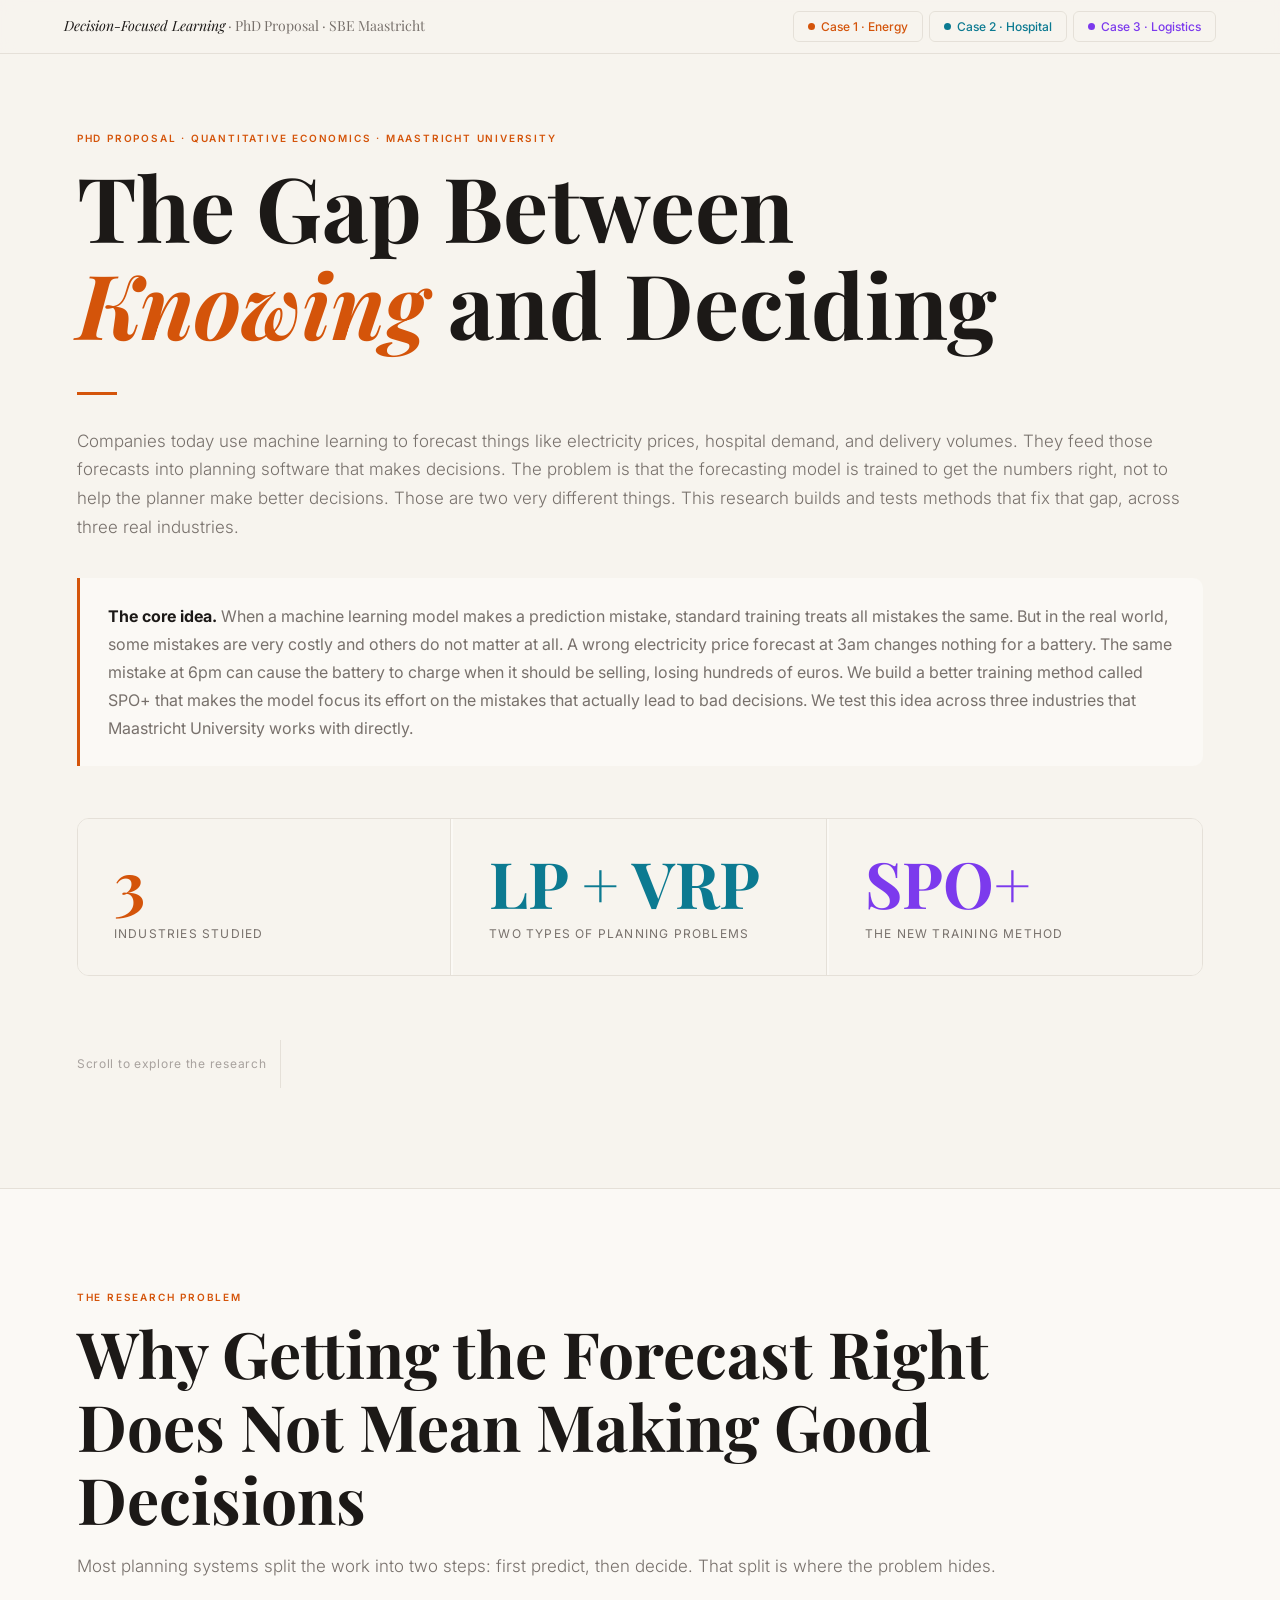
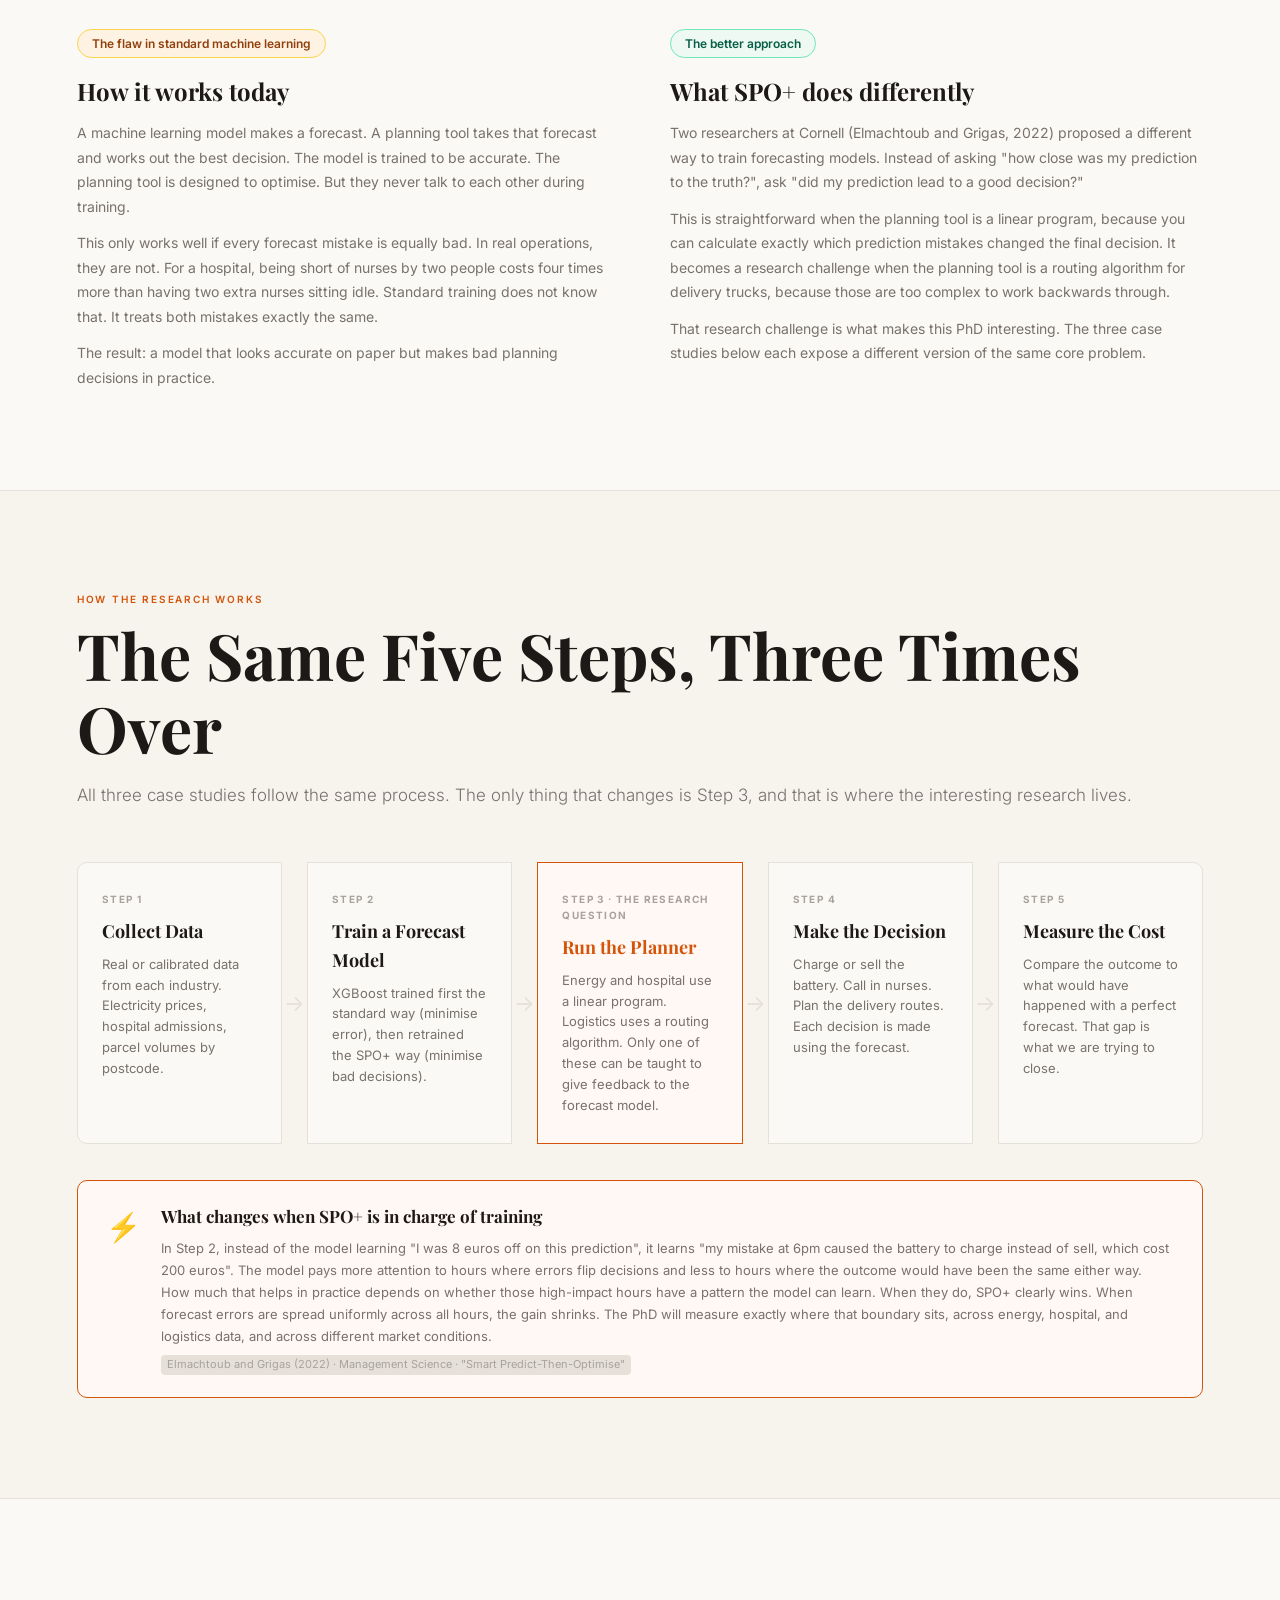
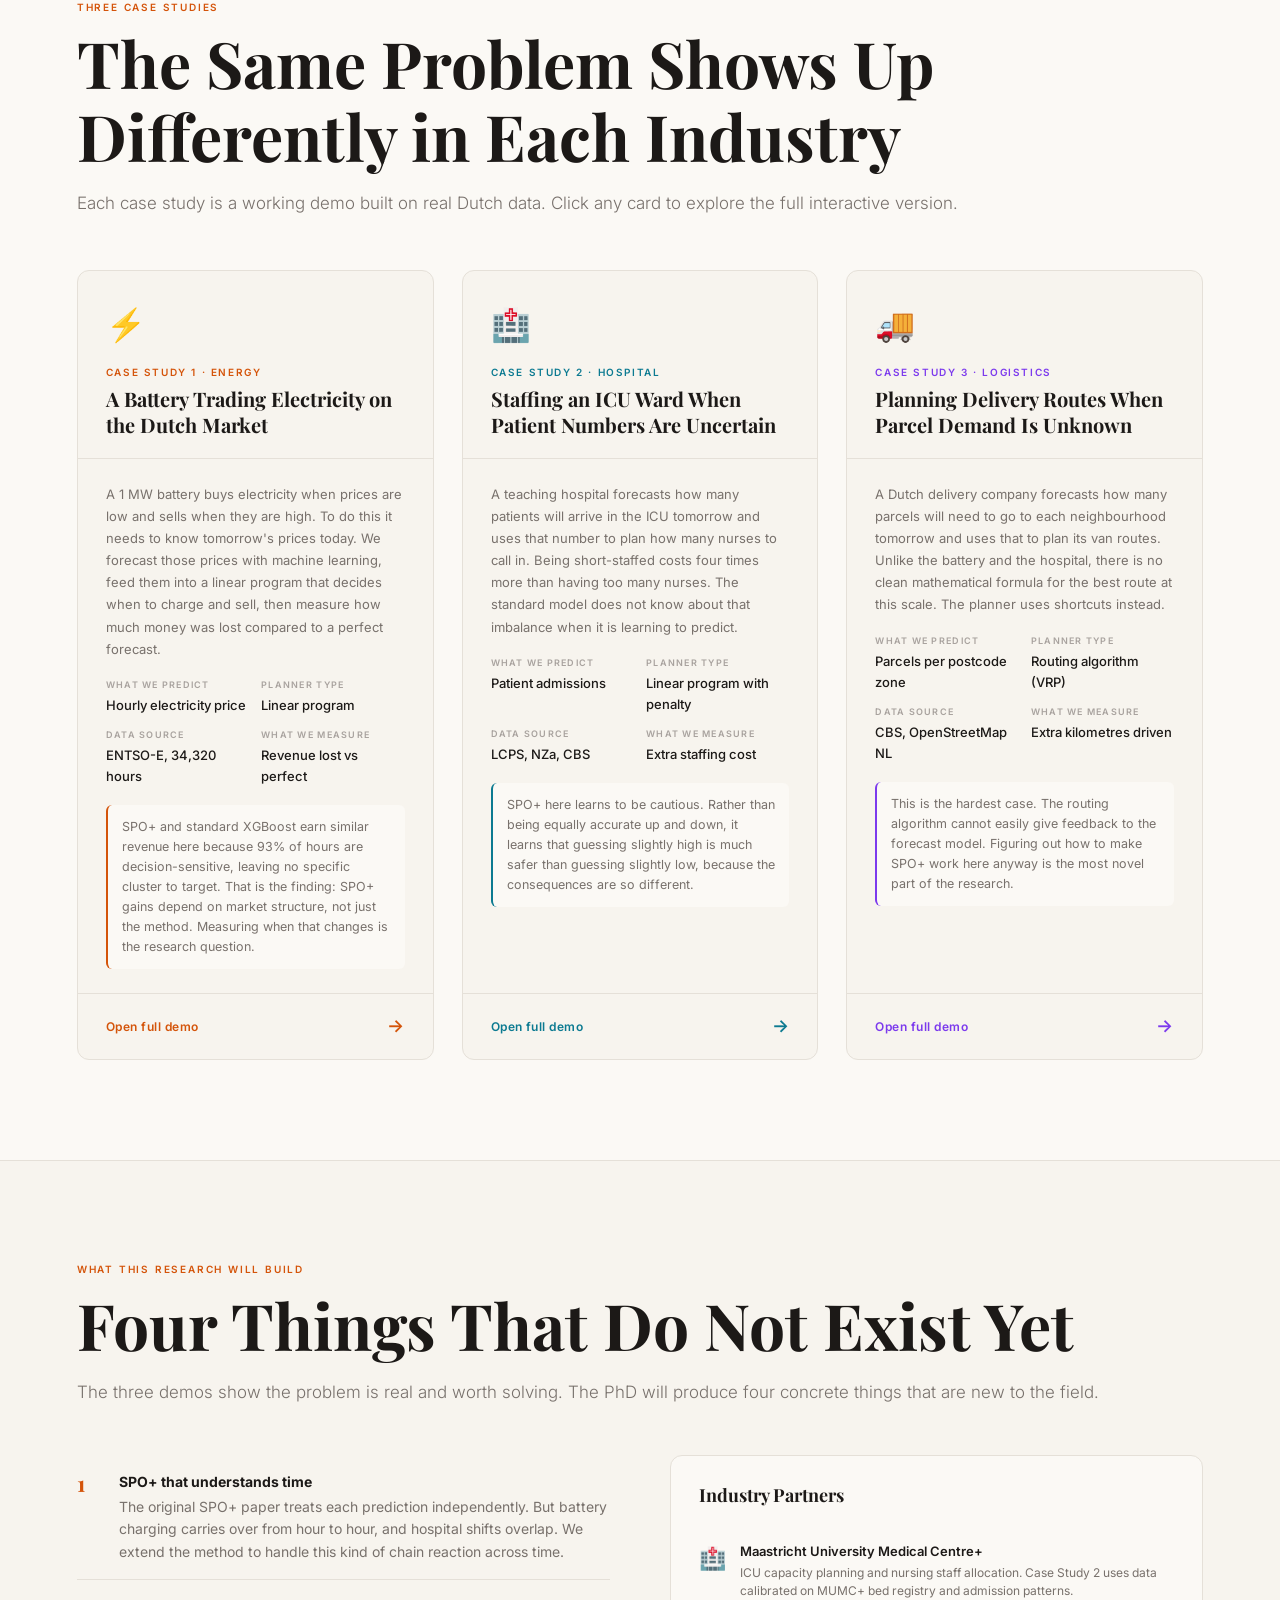
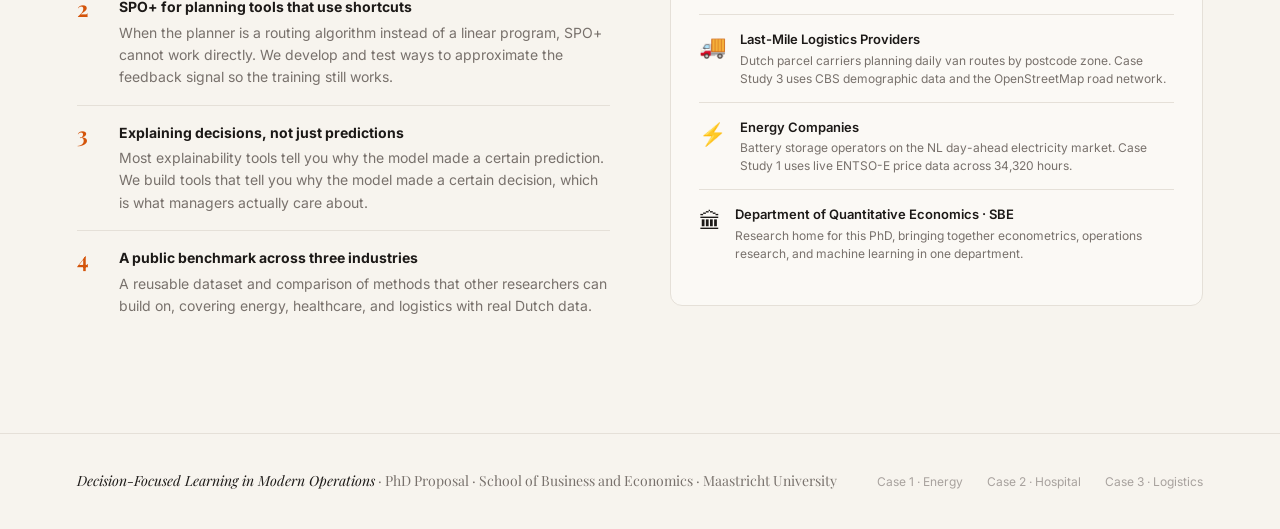
<file: index.html>
<!DOCTYPE html>
<html lang="en">
<head>
<meta charset="utf-8">
<meta name="viewport" content="width=device-width,initial-scale=1">
<title>Data-Driven Decision Making · PhD Proposal · Maastricht University</title>
<link rel="preconnect" href="https://fonts.googleapis.com">
<link href="https://fonts.googleapis.com/css2?family=Playfair+Display:ital,wght@0,400;0,700;1,400&family=Inter:wght@300;400;500;600&display=swap" rel="stylesheet">
<link rel="stylesheet" href="style/index.css">
</head>
<body>

<!-- ── Fixed nav ─────────────────────────────────────────────────────── -->
<nav id="topnav">
  <div class="brand"><em>Decision-Focused Learning</em> &middot; PhD Proposal &middot; SBE Maastricht</div>
  <div class="nav-links">
    <a class="nav-link t1" href="track1.html">
      <span class="nav-dot"></span>Case 1 &middot; Energy
    </a>
    <a class="nav-link t2" href="track2.html">
      <span class="nav-dot"></span>Case 2 &middot; Hospital
    </a>
    <a class="nav-link t3" href="track3.html">
      <span class="nav-dot"></span>Case 3 &middot; Logistics
    </a>
  </div>
</nav>

<!-- ══════════════════════════════════════════════════════════════ HERO -->
<section id="hero">
  <div class="eyebrow fade">PhD Proposal &middot; Quantitative Economics &middot; Maastricht University</div>
  <h1 class="fade d1">The Gap Between<br><em>Knowing</em> and Deciding</h1>
  <div class="orange-line fade d1"></div>
  <p class="lead fade d2">
    Companies today use machine learning to forecast things like electricity prices, hospital
    demand, and delivery volumes. They feed those forecasts into planning software that makes
    decisions. The problem is that the forecasting model is trained to get the numbers right,
    not to help the planner make better decisions. Those are two very different things.
    This research builds and tests methods that fix that gap, across three real industries.
  </p>

  <div class="hero-thesis fade d2">
    <p>
      <strong>The core idea.</strong> When a machine learning model makes a prediction mistake,
      standard training treats all mistakes the same. But in the real world, some mistakes are
      very costly and others do not matter at all. A wrong electricity price forecast at 3am
      changes nothing for a battery. The same mistake at 6pm can cause the battery to charge
      when it should be selling, losing hundreds of euros. We build a better training method
      called SPO+ that makes the model focus its effort on the mistakes that actually lead to
      bad decisions. We test this idea across three industries that Maastricht University
      works with directly.
    </p>
  </div>

  <div class="hero-stats">
    <div class="stat fade d1">
      <div class="num">3</div>
      <div class="lbl">Industries studied</div>
    </div>
    <div class="stat fade d1">
      <div class="num teal">LP + VRP</div>
      <div class="lbl">Two types of planning problems</div>
    </div>
    <div class="stat fade d1">
      <div class="num violet">SPO+</div>
      <div class="lbl">The new training method</div>
    </div>
  </div>

  <div class="scroll-cue fade d2">Scroll to explore the research</div>
</section>

<!-- ══════════════════════════════════════════════════════════════ PROBLEM -->
<section id="problem">
  <div class="eyebrow fade">The Research Problem</div>
  <h2 class="fade">Why Getting the Forecast Right<br>Does Not Mean Making Good Decisions</h2>
  <p class="lead fade d1">
    Most planning systems split the work into two steps: first predict, then decide.
    That split is where the problem hides.
  </p>

  <div class="problem-grid">
    <div class="problem-col fade d1">
      <div class="gap-badge">The flaw in standard machine learning</div>
      <h3>How it works today</h3>
      <p>
        A machine learning model makes a forecast. A planning tool takes that forecast and
        works out the best decision. The model is trained to be accurate. The planning tool
        is designed to optimise. But they never talk to each other during training.
      </p>
      <p>
        This only works well if every forecast mistake is equally bad. In real operations,
        they are not. For a hospital, being short of nurses by two people costs four times
        more than having two extra nurses sitting idle. Standard training does not know that.
        It treats both mistakes exactly the same.
      </p>
      <p>
        The result: a model that looks accurate on paper but makes bad planning decisions
        in practice.
      </p>
    </div>

    <div class="problem-col fade d2">
      <div class="gap-badge" style="background:#EEF9F3;border-color:#6EE7B7;color:#065F46">The better approach</div>
      <h3>What SPO+ does differently</h3>
      <p>
        Two researchers at Cornell (Elmachtoub and Grigas, 2022) proposed a different way
        to train forecasting models. Instead of asking "how close was my prediction to the
        truth?", ask "did my prediction lead to a good decision?"
      </p>
      <p>
        This is straightforward when the planning tool is a linear program, because you can
        calculate exactly which prediction mistakes changed the final decision. It becomes a
        research challenge when the planning tool is a routing algorithm for delivery trucks,
        because those are too complex to work backwards through.
      </p>
      <p>
        That research challenge is what makes this PhD interesting. The three case studies
        below each expose a different version of the same core problem.
      </p>
    </div>
  </div>
</section>

<!-- ══════════════════════════════════════════════════════════════ FRAMEWORK -->
<section id="framework">
  <div class="eyebrow fade">How the Research Works</div>
  <h2 class="fade">The Same Five Steps, Three Times Over</h2>
  <p class="lead fade d1">
    All three case studies follow the same process. The only thing that changes
    is Step 3, and that is where the interesting research lives.
  </p>

  <div class="pipeline fade d2">
    <div class="pipe-step">
      <div class="step-num">Step 1</div>
      <h4>Collect Data</h4>
      <p>Real or calibrated data from each industry. Electricity prices, hospital
        admissions, parcel volumes by postcode.</p>
    </div>
    <div class="pipe-arrow">→</div>
    <div class="pipe-step">
      <div class="step-num">Step 2</div>
      <h4>Train a Forecast Model</h4>
      <p>XGBoost trained first the standard way (minimise error), then retrained
        the SPO+ way (minimise bad decisions).</p>
    </div>
    <div class="pipe-arrow">→</div>
    <div class="pipe-step highlight">
      <div class="step-num">Step 3 &middot; The research question</div>
      <h4>Run the Planner</h4>
      <p>Energy and hospital use a linear program. Logistics uses a routing
        algorithm. Only one of these can be taught to give feedback to the
        forecast model.</p>
    </div>
    <div class="pipe-arrow">→</div>
    <div class="pipe-step">
      <div class="step-num">Step 4</div>
      <h4>Make the Decision</h4>
      <p>Charge or sell the battery. Call in nurses. Plan the delivery routes.
        Each decision is made using the forecast.</p>
    </div>
    <div class="pipe-arrow">→</div>
    <div class="pipe-step">
      <div class="step-num">Step 5</div>
      <h4>Measure the Cost</h4>
      <p>Compare the outcome to what would have happened with a perfect forecast.
        That gap is what we are trying to close.</p>
    </div>
  </div>

  <div class="spo-callout fade d2">
    <div class="icon">⚡</div>
    <div>
      <h4>What changes when SPO+ is in charge of training</h4>
      <p>
        In Step 2, instead of the model learning "I was 8 euros off on this prediction",
        it learns "my mistake at 6pm caused the battery to charge instead of sell, which
        cost 200 euros". The model pays more attention to hours where errors flip decisions
        and less to hours where the outcome would have been the same either way.
        How much that helps in practice depends on whether those high-impact hours
        have a pattern the model can learn. When they do, SPO+ clearly wins.
        When forecast errors are spread uniformly across all hours, the gain shrinks.
        The PhD will measure exactly where that boundary sits, across energy, hospital,
        and logistics data, and across different market conditions.
      </p>
      <span class="cite">Elmachtoub and Grigas (2022) &middot; Management Science &middot; "Smart Predict-Then-Optimise"</span>
    </div>
  </div>
</section>

<!-- ══════════════════════════════════════════════════════════════ CASES -->
<section id="cases">
  <div class="eyebrow fade">Three Case Studies</div>
  <h2 class="fade">The Same Problem Shows Up<br>Differently in Each Industry</h2>
  <p class="lead fade d1">
    Each case study is a working demo built on real Dutch data. Click any card to
    explore the full interactive version.
  </p>

  <div class="cases-grid">

    <!-- Case 1: Energy -->
    <a class="case-card t1 fade d1" href="track1.html">
      <div class="case-header">
        <span class="case-icon">⚡</span>
        <div class="case-num">Case Study 1 &middot; Energy</div>
        <h3>A Battery Trading Electricity on the Dutch Market</h3>
      </div>
      <div class="case-body">
        <p>
          A 1 MW battery buys electricity when prices are low and sells when they are high.
          To do this it needs to know tomorrow's prices today. We forecast those prices with
          machine learning, feed them into a linear program that decides when to charge and
          sell, then measure how much money was lost compared to a perfect forecast.
        </p>
        <div class="case-spec">
          <div class="spec-item">
            <div class="spec-label">What we predict</div>
            <div class="spec-val">Hourly electricity price</div>
          </div>
          <div class="spec-item">
            <div class="spec-label">Planner type</div>
            <div class="spec-val">Linear program</div>
          </div>
          <div class="spec-item">
            <div class="spec-label">Data source</div>
            <div class="spec-val">ENTSO-E, 34,320 hours</div>
          </div>
          <div class="spec-item">
            <div class="spec-label">What we measure</div>
            <div class="spec-val">Revenue lost vs perfect</div>
          </div>
        </div>
        <div class="case-insight">
          SPO+ and standard XGBoost earn similar revenue here because 93% of hours are
          decision-sensitive, leaving no specific cluster to target. That is the finding:
          SPO+ gains depend on market structure, not just the method. Measuring when that
          changes is the research question.
        </div>
      </div>
      <div class="case-footer">
        <span>Open full demo</span>
        <span class="arrow">→</span>
      </div>
    </a>

    <!-- Case 2: Hospital -->
    <a class="case-card t2 fade d2" href="track2.html">
      <div class="case-header">
        <span class="case-icon">🏥</span>
        <div class="case-num">Case Study 2 &middot; Hospital</div>
        <h3>Staffing an ICU Ward When Patient Numbers Are Uncertain</h3>
      </div>
      <div class="case-body">
        <p>
          A teaching hospital forecasts how many patients will arrive in the ICU tomorrow
          and uses that number to plan how many nurses to call in. Being short-staffed costs
          four times more than having too many nurses. The standard model does not know
          about that imbalance when it is learning to predict.
        </p>
        <div class="case-spec">
          <div class="spec-item">
            <div class="spec-label">What we predict</div>
            <div class="spec-val">Patient admissions</div>
          </div>
          <div class="spec-item">
            <div class="spec-label">Planner type</div>
            <div class="spec-val">Linear program with penalty</div>
          </div>
          <div class="spec-item">
            <div class="spec-label">Data source</div>
            <div class="spec-val">LCPS, NZa, CBS</div>
          </div>
          <div class="spec-item">
            <div class="spec-label">What we measure</div>
            <div class="spec-val">Extra staffing cost</div>
          </div>
        </div>
        <div class="case-insight">
          SPO+ here learns to be cautious. Rather than being equally accurate up and down,
          it learns that guessing slightly high is much safer than guessing slightly low,
          because the consequences are so different.
        </div>
      </div>
      <div class="case-footer">
        <span>Open full demo</span>
        <span class="arrow">→</span>
      </div>
    </a>

    <!-- Case 3: Logistics -->
    <a class="case-card t3 fade d3" href="track3.html">
      <div class="case-header">
        <span class="case-icon">🚚</span>
        <div class="case-num">Case Study 3 &middot; Logistics</div>
        <h3>Planning Delivery Routes When Parcel Demand Is Unknown</h3>
      </div>
      <div class="case-body">
        <p>
          A Dutch delivery company forecasts how many parcels will need to go to each
          neighbourhood tomorrow and uses that to plan its van routes. Unlike the battery
          and the hospital, there is no clean mathematical formula for the best route
          at this scale. The planner uses shortcuts instead.
        </p>
        <div class="case-spec">
          <div class="spec-item">
            <div class="spec-label">What we predict</div>
            <div class="spec-val">Parcels per postcode zone</div>
          </div>
          <div class="spec-item">
            <div class="spec-label">Planner type</div>
            <div class="spec-val">Routing algorithm (VRP)</div>
          </div>
          <div class="spec-item">
            <div class="spec-label">Data source</div>
            <div class="spec-val">CBS, OpenStreetMap NL</div>
          </div>
          <div class="spec-item">
            <div class="spec-label">What we measure</div>
            <div class="spec-val">Extra kilometres driven</div>
          </div>
        </div>
        <div class="case-insight">
          This is the hardest case. The routing algorithm cannot easily give feedback
          to the forecast model. Figuring out how to make SPO+ work here anyway is the
          most novel part of the research.
        </div>
      </div>
      <div class="case-footer">
        <span>Open full demo</span>
        <span class="arrow">→</span>
      </div>
    </a>

  </div>
</section>

<!-- ══════════════════════════════════════════════════════════════ CONTRIBUTION -->
<section id="contribution">
  <div class="eyebrow fade">What This Research Will Build</div>
  <h2 class="fade">Four Things That Do Not Exist Yet</h2>
  <p class="lead fade d1">
    The three demos show the problem is real and worth solving.
    The PhD will produce four concrete things that are new to the field.
  </p>

  <div class="contrib-grid">
    <ul class="contrib-list fade d1">
      <li>
        <span class="contrib-num">1</span>
        <div>
          <strong>SPO+ that understands time</strong>
          The original SPO+ paper treats each prediction independently. But battery
          charging carries over from hour to hour, and hospital shifts overlap. We extend
          the method to handle this kind of chain reaction across time.
        </div>
      </li>
      <li>
        <span class="contrib-num">2</span>
        <div>
          <strong>SPO+ for planning tools that use shortcuts</strong>
          When the planner is a routing algorithm instead of a linear program, SPO+
          cannot work directly. We develop and test ways to approximate the feedback
          signal so the training still works.
        </div>
      </li>
      <li>
        <span class="contrib-num">3</span>
        <div>
          <strong>Explaining decisions, not just predictions</strong>
          Most explainability tools tell you why the model made a certain prediction.
          We build tools that tell you why the model made a certain decision, which
          is what managers actually care about.
        </div>
      </li>
      <li>
        <span class="contrib-num">4</span>
        <div>
          <strong>A public benchmark across three industries</strong>
          A reusable dataset and comparison of methods that other researchers can
          build on, covering energy, healthcare, and logistics with real Dutch data.
        </div>
      </li>
    </ul>

    <div class="partners-panel fade d2">
      <h3>Industry Partners</h3>
      <div class="partner-row">
        <div class="partner-icon">🏥</div>
        <div>
          <div class="partner-name">Maastricht University Medical Centre+</div>
          <div class="partner-desc">
            ICU capacity planning and nursing staff allocation. Case Study 2 uses
            data calibrated on MUMC+ bed registry and admission patterns.
          </div>
        </div>
      </div>
      <div class="partner-row">
        <div class="partner-icon">🚚</div>
        <div>
          <div class="partner-name">Last-Mile Logistics Providers</div>
          <div class="partner-desc">
            Dutch parcel carriers planning daily van routes by postcode zone.
            Case Study 3 uses CBS demographic data and the OpenStreetMap road network.
          </div>
        </div>
      </div>
      <div class="partner-row">
        <div class="partner-icon">⚡</div>
        <div>
          <div class="partner-name">Energy Companies</div>
          <div class="partner-desc">
            Battery storage operators on the NL day-ahead electricity market.
            Case Study 1 uses live ENTSO-E price data across 34,320 hours.
          </div>
        </div>
      </div>
      <div class="partner-row">
        <div class="partner-icon">🏛</div>
        <div>
          <div class="partner-name">Department of Quantitative Economics &middot; SBE</div>
          <div class="partner-desc">
            Research home for this PhD, bringing together econometrics, operations
            research, and machine learning in one department.
          </div>
        </div>
      </div>
    </div>
  </div>
</section>

<!-- ══════════════════════════════════════════════════════════════ FOOTER -->
<footer>
  <div class="footer-brand">
    <em>Decision-Focused Learning in Modern Operations</em> &middot;
    PhD Proposal &middot; School of Business and Economics &middot; Maastricht University
  </div>
  <div class="footer-links">
    <a href="track1.html">Case 1 &middot; Energy</a>
    <a href="track2.html">Case 2 &middot; Hospital</a>
    <a href="track3.html">Case 3 &middot; Logistics</a>
  </div>
</footer>

<script>
const obs = new IntersectionObserver(entries => {
  entries.forEach(e => { if (e.isIntersecting) { e.target.classList.add('in'); obs.unobserve(e.target); } });
}, { threshold: 0.1, rootMargin: '0px 0px -60px 0px' });
document.querySelectorAll('.fade').forEach(el => obs.observe(el));
</script>

</body>
</html>
</file>
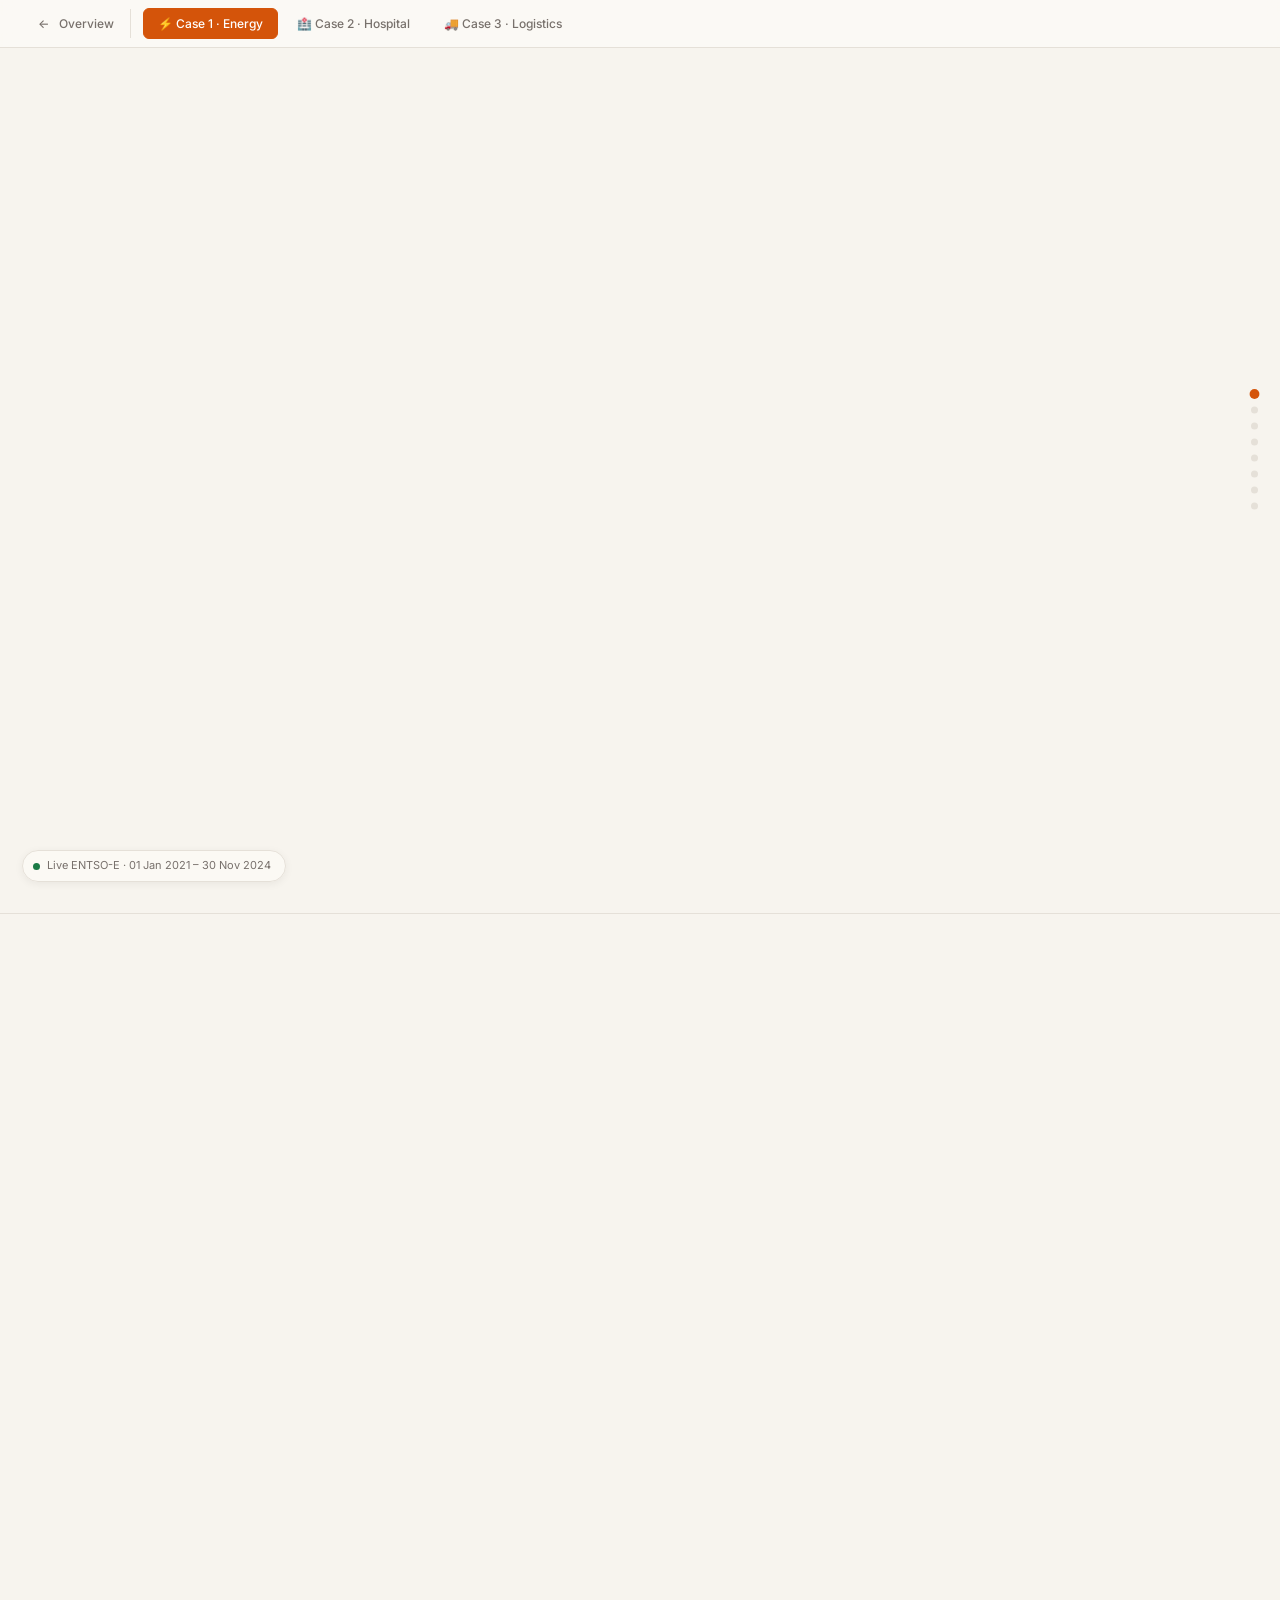
<file: track1.html>
<!DOCTYPE html>
<html lang="en">
<head>
<meta charset="utf-8">
<meta name="viewport" content="width=device-width,initial-scale=1">
<title>Track 1 · Predict-Then-Optimise · NL Battery Dispatch</title>
<link rel="preconnect" href="https://fonts.googleapis.com">
<link href="https://fonts.googleapis.com/css2?family=Playfair+Display:ital,wght@0,400;0,700;1,400&family=Inter:wght@300;400;500;600&display=swap" rel="stylesheet">
<link rel="stylesheet" href="style/base.css">
<link rel="stylesheet" href="style/track1.css">
</head>
<body>

<nav class="track-nav">
  <a href="index.html" class="track-nav-home">Overview</a>
  <div class="track-nav-cases">
    <a href="track1.html" class="track-nav-link active">⚡ Case 1 &middot; Energy</a>
    <a href="track2.html" class="track-nav-link">🏥 Case 2 &middot; Hospital</a>
    <a href="track3.html" class="track-nav-link">🚚 Case 3 &middot; Logistics</a>
  </div>
</nav>

<div id="data-badge"></div>

<div id="sidenav">
  <div class="dot on"  data-i="0" title="Overview"></div>
  <div class="dot"     data-i="1" title="Simulation"></div>
  <div class="dot"     data-i="2" title="Price Calendar"></div>
  <div class="dot"     data-i="3" title="Dispatch Portrait"></div>
  <div class="dot"     data-i="4" title="Revenue Race"></div>
  <div class="dot"     data-i="5" title="Decision Sensitivity"></div>
  <div class="dot"     data-i="6" title="Uncertainty"></div>
  <div class="dot"     data-i="7" title="ML Features"></div>
</div>
<div id="tip"><div class="tl"></div><div class="tv"></div></div>

<!-- ══════════════════════════════════════════════════════════════ HERO -->
<section id="hero">
  <div class="eyebrow fade">Track 1 · Predict-Then-Optimise</div>
  <h1 class="fade d1">Between <em>Oracle</em> and Reality:<br>A 60-Day Energy Storage Experiment</h1>
  <div class="hero-line fade d1"></div>
  <p class="lead fade d2">A 1 MW / 2 MWh battery buys electricity from the Dutch day-ahead market when prices are cheap and sells it back when prices spike. The catch is that prices have to be predicted 24 hours before you can act on them. This project tracks what that forecast error actually costs.</p>
  <div class="hero-stats">
    <div class="stat fade"><div class="num green" id="h-oracle">—</div><div class="lbl">Oracle revenue (€), perfect foresight</div></div>
    <div class="stat fade d1"><div class="num blue" id="h-naive">—</div><div class="lbl">XGBoost P-T-O revenue (€)</div></div>
    <div class="stat fade d2"><div class="num" id="h-gap">—</div><div class="lbl">Revenue lost to forecast error (€)</div></div>
  </div>
  <div class="insight fade d2">
    <span class="insight-icon">↓</span>
    <div class="insight-text"><strong>The gap is the research question</strong>
    Being more accurate with a forecast does not automatically mean the battery earns more money.
    The charts below show exactly where that 68% revenue gap comes from and why training a model the standard way is not enough to close it.</div>
  </div>
  <div class="data-src fade d2">
    <strong>Data &amp; Methods</strong>
    Price data:
    <a href="https://transparency.entsoe.eu" target="_blank" rel="noopener">ENTSO-E Transparency Platform</a>
    NL day-ahead prices (bidding zone NL) · Jan 2021 to Nov 2024 · 34,320 hourly observations ·
    Forecast model: XGBoost · 24 engineered features · trained on 4 years of data ·
    Optimiser: linear program (LP) · 1 MW / 2 MWh battery · round-trip efficiency 90% ·
    Test period: Oct to Nov 2024 · 60 out-of-sample days
  </div>
</section>

<!-- ══════════════════════════════════════════════════════════════ SIMULATION -->
<section id="sim">
  <div class="eyebrow fade">Hour-by-Hour Dispatch</div>
  <h2 class="fade">The Oracle's Perfect Day</h2>
  <p class="lead fade">24 hours of Dutch day-ahead prices, shown as if we already know them. The battery charges in the cheapest slots (blue arrows) and sells at the peaks (orange arrows). The <span style="color:var(--blue);font-weight:500">blue line</span>
  shows the charge level over the day. Sitting idle in some hours is the right call, not a missed opportunity.</p>

  <div class="fade">
    <!-- Status banner — tells the story each hour -->
    <div id="sim-banner">
      <span id="sim-action" style="color:var(--muted)">○ Ready</span>
      <span id="sim-narrative">Press Play to simulate a day of oracle dispatch decisions</span>
    </div>
    <!-- Controls above the canvas -->
    <div id="sim-controls">
      <button id="sim-play-btn">▶ Play</button>
      <input type="range" id="sim-slider" min="0" max="23" value="0" step="1">
      <span class="sim-time" id="sim-hour-disp">00:00</span>
    </div>
    <div class="chart-wrap"><div id="sim-svg-wrap"></div></div>
    <div class="sim-stat-row">
      <div class="sim-stat">
        <div class="sv" id="sim-price">—</div>
        <div class="sl">Market price (€/MWh)</div>
      </div>
      <div class="sim-stat" style="min-width:180px">
        <div class="soc-track"><div id="sim-soc-bar" style="width:50%"></div></div>
        <div class="sv" id="sim-soc" style="font-size:16px;margin-top:4px">1.0 MWh</div>
        <div class="sl">Battery charge level</div>
      </div>
      <div class="sim-stat">
        <div class="sv" id="sim-revenue" style="color:var(--green)">€0</div>
        <div class="sl">Revenue earned today</div>
      </div>
    </div>
  </div>
</section>

<!-- ══════════════════════════════════════════════════════════════ HEATMAP -->
<section id="heatmap">
  <div class="eyebrow fade">Chart 1 of 5</div>
  <h2 class="fade">What the Market Looks Like</h2>
  <p class="lead fade">Dutch day-ahead prices across 14 test days and 24 hours.
  <span style="color:var(--purple);font-weight:500">Purple means negative prices</span>, when there is too much renewable power on the grid.
  <span style="color:var(--orange);font-weight:500">Deep orange is where prices spike.</span>
  The battery needs to read these patterns from a forecast made the day before.</p>
  <div class="chart-wrap fade"><div id="heatmap-chart"></div></div>
  <div class="insight fade">
    <span class="insight-icon">⚡</span>
    <div class="insight-text"><strong>Why negative prices matter</strong>
    When prices go negative, the grid pays you to consume. The battery can charge for free and sell later at a peak.
    The whole job of the forecast is to spot these windows 24 hours in advance.</div>
  </div>
</section>

<!-- ══════════════════════════════════════════════════════════════ DISPATCH -->
<section id="dispatch">
  <div class="eyebrow fade">Chart 2 of 5</div>
  <h2 class="fade">Charge Low, Sell High</h2>
  <p class="lead fade">72 hours of oracle dispatch across 3 days. The price curve shows what the market offered each hour. The action strip shows what the battery did. The charge level below shows what that left in the tank.</p>
  <div class="chart-wrap fade"><div id="dispatch-chart"></div></div>
</section>

<!-- ══════════════════════════════════════════════════════════════ REVENUE -->
<section id="revenue">
  <div class="eyebrow fade">Chart 3 of 5</div>
  <h2 class="fade">The Growing Gap</h2>
  <p class="lead fade">Total revenue across 60 test days. The dashed line is the best the battery could do with perfect price knowledge. Each bad forecast day adds to the gap.</p>
  <div class="chart-wrap fade"><div id="revenue-chart"></div></div>
  <div class="insight fade">
    <span class="insight-icon">📉</span>
    <div class="insight-text"><strong>Where the gap comes from</strong>
    The gap widens fastest on high-volatility days when a big price move was missed entirely.
    Those are also the days where the training signal matters most. The question is not how far off the number was. It is whether the wrong forecast caused the battery to make the wrong decision.</div>
  </div>
</section>

<!-- ══════════════════════════════════════════════════════════════ EXPLAIN -->
<section id="explain">
  <div class="eyebrow fade">Charts 4 & 5 of 5</div>
  <h2 class="fade">When Forecast Errors Matter</h2>
  <p class="lead fade">Not all forecast errors matter the same. A 10 euro miss at 11pm changes nothing for the battery. That is the one hour where the outcome is the same no matter what the price forecast says. The same error at almost any other hour will probably change what the battery decides to do completely.</p>
  <div class="chart-row">
    <div>
      <p style="font-size:13px;color:var(--muted);margin-bottom:16px" class="fade">
        <strong style="color:var(--text)">Decision sensitivity clock</strong><br>
        The bigger the arc, the more likely a 10 euro forecast error would change what the battery decides to do that hour.</p>
      <div class="fade"><div id="clock-chart"></div></div>
    </div>
    <div>
      <p style="font-size:13px;color:var(--muted);margin-bottom:16px" class="fade">
        <strong style="color:var(--text)">Lower MAE, higher revenue</strong><br>
        Each dot is one day in the test period. Days where the forecast was more accurate tend to earn more money.</p>
      <div class="fade"><div id="scatter-chart"></div></div>
      <div class="fade" style="margin-top:28px">
        <p style="font-size:11px;color:var(--subtle);margin-bottom:10px;text-transform:uppercase;letter-spacing:.1em;font-weight:500">Model comparison · 60-day dispatch revenue</p>
        <table class="spo-table" id="spo-table"></table>
      </div>
    </div>
  </div>
  <div class="insight fade" style="margin-top:40px">
    <span class="insight-icon">🎯</span>
    <div class="insight-text"><strong>What the numbers actually show</strong>
    The clock shows that 92.7% of hours in the test period would flip the battery decision if the forecast moved by just 10 euros.
    When almost every hour is that sensitive there is no obvious group of hours for SPO+ to focus on, so it ends up earning about the same as the standard model.
    That is actually the key finding. SPO+ works best when forecast errors tend to happen at specific important hours, like the evening demand peak or afternoons when a lot of solar power floods the grid.
    Those patterns exist in Dutch electricity prices but they get spread thin across a 60-day autumn window.
    Figuring out when SPO+ wins, by how much, and under which market conditions is what the PhD research will actually measure.
    <br><br>
    <span style="font-size:11px;color:var(--subtle)">Elmachtoub &amp; Grigas (2022) · Management Science &nbsp;·&nbsp; Mandi et al. (2024) · JAIR survey</span></div>
  </div>
</section>


<!-- ══════════════════════════════════════════════════════════════ UNCERTAINTY -->
<section id="uncertainty">
  <div class="eyebrow fade">Forecast Uncertainty</div>
  <h2 class="fade">What We Do Not Know: Prediction Intervals</h2>
  <p class="lead fade">A regular forecast gives you one number. A prediction interval gives you a range and tells you how confident the model is. Knowing whether the battery is sitting in a clear cheap window or an uncertain one changes how boldly you should act.</p>

  <div class="chart-wrap fade" style="margin-top:32px"><div id="interval-chart"></div></div>

  <div class="sim-stat-row fade" style="margin-top:20px">
    <div class="sim-stat">
      <div class="sv" id="unc-coverage" style="color:var(--green)">—</div>
      <div class="sl">Actual coverage achieved</div>
    </div>
    <div class="sim-stat">
      <div class="sv" id="unc-target">80%</div>
      <div class="sl">Target coverage (nominal)</div>
    </div>
    <div class="sim-stat">
      <div class="sv" id="unc-width" style="color:var(--blue)">—</div>
      <div class="sl">Avg interval width (EUR/MWh)</div>
    </div>
    <div class="sim-stat">
      <div class="sv" id="unc-wide" style="color:var(--orange)">—</div>
      <div class="sl">Hours with width &gt; 30 EUR/MWh</div>
    </div>
  </div>

  <div style="margin-top:36px" class="fade">
    <p style="font-size:14px;color:var(--muted);line-height:1.75;max-width:860px">
      One way to use these intervals is to be more careful with each decision. Instead of feeding the forecast price into the planner, feed the low end of the range. The battery then only acts when even the most pessimistic estimate says the trade is worth it. In the Oct-Nov 2024 test period this approach earned <strong>€13,164</strong> compared to <strong>€13,440</strong> for the standard approach. A small drop in earnings in exchange for fewer mistakes on days when the forecast was off.
    </p>
  </div>

  <div class="insight fade" style="margin-top:32px">
    <span class="insight-icon">📐</span>
    <div class="insight-text"><strong>Why conformal prediction, not standard error bars</strong>
    Normal confidence intervals assume forecast errors follow a predictable bell curve pattern. Electricity prices do not work that way. They spike, go negative, and change completely by season. Conformal Quantile Regression (Romano, Sesia and Candes, NeurIPS 2019) does not make any assumptions about the shape of the errors. It checks its intervals against a set of past data it had not seen during training and adjusts until 80% of actual prices fall inside the band. The 80% shown here is a real guarantee, not just a rough estimate.</div>
  </div>
</section>

<!-- ══════════════════════════════════════════════════════════════ ML FEATURES -->
<section id="ml-features">
  <div class="eyebrow fade">Model Internals</div>
  <h2 class="fade">Feature Engineering &amp; Importances</h2>
  <p class="lead fade">The price forecasting model was trained on almost 4 years of Dutch electricity price data from ENTSO-E, covering January 2021 to October 2024. It uses 24 input variables covering recent price history, grid supply information, and time patterns like hour of day and day of week. Importance shows how much each variable helps the model on average.</p>
  <div class="ml-view-tabs fade">
    <button class="ml-view-tab active" data-view="table">Feature Matrix</button>
    <button class="ml-view-tab" data-view="bars">Overview</button>
  </div>
  <!-- Feature table (default) -->
  <div id="ml-view-table" class="fade">
    <div style="font-size:12px;color:var(--muted);margin-bottom:14px">
      24 features &nbsp;·&nbsp; 1 row = 1 hourly observation &nbsp;·&nbsp; Ready for XGBoost training
    </div>
    <div class="ml-chips" id="ml-chips"></div>
    <div class="ml-tbl-wrap">
      <table class="ml-tbl">
        <thead>
          <tr>
            <th>Feature</th>
            <th>Category</th>
            <th>Importance</th>
            <th>Description</th>
            <th>Source</th>
          </tr>
        </thead>
        <tbody id="ml-tbl-body"></tbody>
      </table>
    </div>
    <div class="ml-tbl-foot">Source: ENTSO-E Transparency Platform &nbsp;·&nbsp; CC BY 4.0 &nbsp;·&nbsp; NL bidding zone</div>
  </div>
  <!-- Overview bars (secondary tab) -->
  <div id="ml-view-bars" style="display:none">
    <div class="ml-categories" id="ml-cats"></div>
    <div class="ml-summary" id="ml-summary"></div>
  </div>
</section>

<script src="https://d3js.org/d3.v7.min.js"></script>
<script>
const DATA = {"meta":{"source":"ENTSO-E Transparency Platform","live":true,"start":"01 Jan 2021","end":"30 Nov 2024","rows":34320},"heatmap":[{"date":"2024-10-02","hour":0,"price":30.0},{"date":"2024-10-02","hour":1,"price":19.9},{"date":"2024-10-02","hour":2,"price":41.8},{"date":"2024-10-02","hour":3,"price":56.8},{"date":"2024-10-02","hour":4,"price":10.9},{"date":"2024-10-02","hour":5,"price":46.8},{"date":"2024-10-02","hour":6,"price":57.6},{"date":"2024-10-02","hour":7,"price":70.7},{"date":"2024-10-02","hour":8,"price":65.6},{"date":"2024-10-02","hour":9,"price":58.8},{"date":"2024-10-02","hour":10,"price":62.1},{"date":"2024-10-02","hour":11,"price":48.8},{"date":"2024-10-02","hour":12,"price":57.3},{"date":"2024-10-02","hour":13,"price":54.0},{"date":"2024-10-02","hour":14,"price":57.2},{"date":"2024-10-02","hour":15,"price":45.4},{"date":"2024-10-02","hour":16,"price":57.8},{"date":"2024-10-02","hour":17,"price":49.5},{"date":"2024-10-02","hour":18,"price":55.9},{"date":"2024-10-02","hour":19,"price":44.1},{"date":"2024-10-02","hour":20,"price":36.9},{"date":"2024-10-02","hour":21,"price":15.5},{"date":"2024-10-02","hour":22,"price":38.0},{"date":"2024-10-02","hour":23,"price":40.3},{"date":"2024-10-03","hour":0,"price":16.6},{"date":"2024-10-03","hour":1,"price":36.6},{"date":"2024-10-03","hour":2,"price":55.3},{"date":"2024-10-03","hour":3,"price":39.4},{"date":"2024-10-03","hour":4,"price":55.2},{"date":"2024-10-03","hour":5,"price":56.4},{"date":"2024-10-03","hour":6,"price":55.4},{"date":"2024-10-03","hour":7,"price":46.9},{"date":"2024-10-03","hour":8,"price":54.0},{"date":"2024-10-03","hour":9,"price":50.8},{"date":"2024-10-03","hour":10,"price":51.4},{"date":"2024-10-03","hour":11,"price":55.7},{"date":"2024-10-03","hour":12,"price":38.4},{"date":"2024-10-03","hour":13,"price":59.5},{"date":"2024-10-03","hour":14,"price":56.9},{"date":"2024-10-03","hour":15,"price":69.5},{"date":"2024-10-03","hour":16,"price":38.3},{"date":"2024-10-03","hour":17,"price":60.2},{"date":"2024-10-03","hour":18,"price":52.7},{"date":"2024-10-03","hour":19,"price":49.4},{"date":"2024-10-03","hour":20,"price":52.0},{"date":"2024-10-03","hour":21,"price":15.4},{"date":"2024-10-03","hour":22,"price":62.5},{"date":"2024-10-03","hour":23,"price":36.1},{"date":"2024-10-04","hour":0,"price":46.5},{"date":"2024-10-04","hour":1,"price":40.9},{"date":"2024-10-04","hour":2,"price":13.8},{"date":"2024-10-04","hour":3,"price":26.9},{"date":"2024-10-04","hour":4,"price":43.1},{"date":"2024-10-04","hour":5,"price":46.6},{"date":"2024-10-04","hour":6,"price":53.6},{"date":"2024-10-04","hour":7,"price":37.5},{"date":"2024-10-04","hour":8,"price":45.1},{"date":"2024-10-04","hour":9,"price":9.9},{"date":"2024-10-04","hour":10,"price":48.8},{"date":"2024-10-04","hour":11,"price":66.2},{"date":"2024-10-04","hour":12,"price":29.6},{"date":"2024-10-04","hour":13,"price":41.2},{"date":"2024-10-04","hour":14,"price":44.5},{"date":"2024-10-04","hour":15,"price":56.3},{"date":"2024-10-04","hour":16,"price":51.5},{"date":"2024-10-04","hour":17,"price":43.2},{"date":"2024-10-04","hour":18,"price":50.8},{"date":"2024-10-04","hour":19,"price":51.2},{"date":"2024-10-04","hour":20,"price":45.4},{"date":"2024-10-04","hour":21,"price":28.4},{"date":"2024-10-04","hour":22,"price":30.1},{"date":"2024-10-04","hour":23,"price":-12.0},{"date":"2024-10-05","hour":0,"price":51.0},{"date":"2024-10-05","hour":1,"price":-19.1},{"date":"2024-10-05","hour":2,"price":33.5},{"date":"2024-10-05","hour":3,"price":41.0},{"date":"2024-10-05","hour":4,"price":28.4},{"date":"2024-10-05","hour":5,"price":42.5},{"date":"2024-10-05","hour":6,"price":43.6},{"date":"2024-10-05","hour":7,"price":29.7},{"date":"2024-10-05","hour":8,"price":35.9},{"date":"2024-10-05","hour":9,"price":31.0},{"date":"2024-10-05","hour":10,"price":35.1},{"date":"2024-10-05","hour":11,"price":55.6},{"date":"2024-10-05","hour":12,"price":50.9},{"date":"2024-10-05","hour":13,"price":62.9},{"date":"2024-10-05","hour":14,"price":57.2},{"date":"2024-10-05","hour":15,"price":45.5},{"date":"2024-10-05","hour":16,"price":41.9},{"date":"2024-10-05","hour":17,"price":35.5},{"date":"2024-10-05","hour":18,"price":60.9},{"date":"2024-10-05","hour":19,"price":30.7},{"date":"2024-10-05","hour":20,"price":42.0},{"date":"2024-10-05","hour":21,"price":32.0},{"date":"2024-10-05","hour":22,"price":24.2},{"date":"2024-10-05","hour":23,"price":3.5},{"date":"2024-10-06","hour":0,"price":35.7},{"date":"2024-10-06","hour":1,"price":-7.3},{"date":"2024-10-06","hour":2,"price":22.1},{"date":"2024-10-06","hour":3,"price":31.1},{"date":"2024-10-06","hour":4,"price":37.9},{"date":"2024-10-06","hour":5,"price":63.8},{"date":"2024-10-06","hour":6,"price":49.0},{"date":"2024-10-06","hour":7,"price":28.1},{"date":"2024-10-06","hour":8,"price":58.3},{"date":"2024-10-06","hour":9,"price":41.0},{"date":"2024-10-06","hour":10,"price":37.2},{"date":"2024-10-06","hour":11,"price":47.8},{"date":"2024-10-06","hour":12,"price":42.3},{"date":"2024-10-06","hour":13,"price":25.6},{"date":"2024-10-06","hour":14,"price":54.5},{"date":"2024-10-06","hour":15,"price":41.8},{"date":"2024-10-06","hour":16,"price":51.8},{"date":"2024-10-06","hour":17,"price":30.8},{"date":"2024-10-06","hour":18,"price":48.0},{"date":"2024-10-06","hour":19,"price":16.8},{"date":"2024-10-06","hour":20,"price":57.4},{"date":"2024-10-06","hour":21,"price":30.6},{"date":"2024-10-06","hour":22,"price":40.7},{"date":"2024-10-06","hour":23,"price":30.1},{"date":"2024-10-07","hour":0,"price":50.8},{"date":"2024-10-07","hour":1,"price":61.0},{"date":"2024-10-07","hour":2,"price":44.8},{"date":"2024-10-07","hour":3,"price":33.2},{"date":"2024-10-07","hour":4,"price":39.5},{"date":"2024-10-07","hour":5,"price":43.5},{"date":"2024-10-07","hour":6,"price":49.6},{"date":"2024-10-07","hour":7,"price":76.1},{"date":"2024-10-07","hour":8,"price":66.5},{"date":"2024-10-07","hour":9,"price":43.5},{"date":"2024-10-07","hour":10,"price":47.7},{"date":"2024-10-07","hour":11,"price":36.3},{"date":"2024-10-07","hour":12,"price":54.1},{"date":"2024-10-07","hour":13,"price":41.4},{"date":"2024-10-07","hour":14,"price":37.6},{"date":"2024-10-07","hour":15,"price":55.3},{"date":"2024-10-07","hour":16,"price":45.3},{"date":"2024-10-07","hour":17,"price":66.7},{"date":"2024-10-07","hour":18,"price":41.9},{"date":"2024-10-07","hour":19,"price":41.8},{"date":"2024-10-07","hour":20,"price":46.7},{"date":"2024-10-07","hour":21,"price":42.0},{"date":"2024-10-07","hour":22,"price":31.9},{"date":"2024-10-07","hour":23,"price":21.1},{"date":"2024-10-08","hour":0,"price":13.9},{"date":"2024-10-08","hour":1,"price":36.4},{"date":"2024-10-08","hour":2,"price":29.1},{"date":"2024-10-08","hour":3,"price":39.9},{"date":"2024-10-08","hour":4,"price":39.6},{"date":"2024-10-08","hour":5,"price":57.3},{"date":"2024-10-08","hour":6,"price":60.4},{"date":"2024-10-08","hour":7,"price":70.1},{"date":"2024-10-08","hour":8,"price":52.1},{"date":"2024-10-08","hour":9,"price":56.9},{"date":"2024-10-08","hour":10,"price":74.3},{"date":"2024-10-08","hour":11,"price":54.5},{"date":"2024-10-08","hour":12,"price":37.4},{"date":"2024-10-08","hour":13,"price":81.0},{"date":"2024-10-08","hour":14,"price":53.6},{"date":"2024-10-08","hour":15,"price":52.1},{"date":"2024-10-08","hour":16,"price":57.2},{"date":"2024-10-08","hour":17,"price":67.4},{"date":"2024-10-08","hour":18,"price":73.3},{"date":"2024-10-08","hour":19,"price":46.3},{"date":"2024-10-08","hour":20,"price":46.1},{"date":"2024-10-08","hour":21,"price":61.0},{"date":"2024-10-08","hour":22,"price":26.1},{"date":"2024-10-08","hour":23,"price":42.1},{"date":"2024-10-09","hour":0,"price":17.2},{"date":"2024-10-09","hour":1,"price":35.4},{"date":"2024-10-09","hour":2,"price":41.2},{"date":"2024-10-09","hour":3,"price":52.3},{"date":"2024-10-09","hour":4,"price":49.6},{"date":"2024-10-09","hour":5,"price":53.2},{"date":"2024-10-09","hour":6,"price":31.0},{"date":"2024-10-09","hour":7,"price":74.3},{"date":"2024-10-09","hour":8,"price":58.3},{"date":"2024-10-09","hour":9,"price":51.1},{"date":"2024-10-09","hour":10,"price":50.7},{"date":"2024-10-09","hour":11,"price":40.2},{"date":"2024-10-09","hour":12,"price":38.5},{"date":"2024-10-09","hour":13,"price":55.4},{"date":"2024-10-09","hour":14,"price":52.7},{"date":"2024-10-09","hour":15,"price":29.6},{"date":"2024-10-09","hour":16,"price":94.6},{"date":"2024-10-09","hour":17,"price":74.6},{"date":"2024-10-09","hour":18,"price":49.9},{"date":"2024-10-09","hour":19,"price":35.4},{"date":"2024-10-09","hour":20,"price":40.1},{"date":"2024-10-09","hour":21,"price":38.2},{"date":"2024-10-09","hour":22,"price":40.0},{"date":"2024-10-09","hour":23,"price":40.9},{"date":"2024-10-10","hour":0,"price":54.0},{"date":"2024-10-10","hour":1,"price":43.7},{"date":"2024-10-10","hour":2,"price":44.1},{"date":"2024-10-10","hour":3,"price":32.3},{"date":"2024-10-10","hour":4,"price":59.0},{"date":"2024-10-10","hour":5,"price":35.4},{"date":"2024-10-10","hour":6,"price":41.8},{"date":"2024-10-10","hour":7,"price":76.4},{"date":"2024-10-10","hour":8,"price":42.4},{"date":"2024-10-10","hour":9,"price":45.7},{"date":"2024-10-10","hour":10,"price":46.2},{"date":"2024-10-10","hour":11,"price":45.5},{"date":"2024-10-10","hour":12,"price":44.0},{"date":"2024-10-10","hour":13,"price":69.3},{"date":"2024-10-10","hour":14,"price":5.4},{"date":"2024-10-10","hour":15,"price":57.4},{"date":"2024-10-10","hour":16,"price":51.2},{"date":"2024-10-10","hour":17,"price":66.3},{"date":"2024-10-10","hour":18,"price":34.7},{"date":"2024-10-10","hour":19,"price":30.8},{"date":"2024-10-10","hour":20,"price":34.3},{"date":"2024-10-10","hour":21,"price":35.5},{"date":"2024-10-10","hour":22,"price":27.6},{"date":"2024-10-10","hour":23,"price":32.2},{"date":"2024-10-11","hour":0,"price":45.3},{"date":"2024-10-11","hour":1,"price":38.0},{"date":"2024-10-11","hour":2,"price":56.0},{"date":"2024-10-11","hour":3,"price":70.2},{"date":"2024-10-11","hour":4,"price":73.9},{"date":"2024-10-11","hour":5,"price":62.3},{"date":"2024-10-11","hour":6,"price":61.6},{"date":"2024-10-11","hour":7,"price":24.7},{"date":"2024-10-11","hour":8,"price":42.9},{"date":"2024-10-11","hour":9,"price":46.3},{"date":"2024-10-11","hour":10,"price":49.7},{"date":"2024-10-11","hour":11,"price":57.7},{"date":"2024-10-11","hour":12,"price":39.2},{"date":"2024-10-11","hour":13,"price":70.1},{"date":"2024-10-11","hour":14,"price":36.4},{"date":"2024-10-11","hour":15,"price":59.4},{"date":"2024-10-11","hour":16,"price":76.1},{"date":"2024-10-11","hour":17,"price":58.8},{"date":"2024-10-11","hour":18,"price":47.8},{"date":"2024-10-11","hour":19,"price":33.0},{"date":"2024-10-11","hour":20,"price":42.0},{"date":"2024-10-11","hour":21,"price":54.7},{"date":"2024-10-11","hour":22,"price":5.0},{"date":"2024-10-11","hour":23,"price":28.6},{"date":"2024-10-12","hour":0,"price":19.1},{"date":"2024-10-12","hour":1,"price":33.5},{"date":"2024-10-12","hour":2,"price":24.6},{"date":"2024-10-12","hour":3,"price":39.7},{"date":"2024-10-12","hour":4,"price":66.8},{"date":"2024-10-12","hour":5,"price":23.2},{"date":"2024-10-12","hour":6,"price":53.0},{"date":"2024-10-12","hour":7,"price":39.9},{"date":"2024-10-12","hour":8,"price":55.4},{"date":"2024-10-12","hour":9,"price":40.6},{"date":"2024-10-12","hour":10,"price":49.1},{"date":"2024-10-12","hour":11,"price":64.0},{"date":"2024-10-12","hour":12,"price":33.1},{"date":"2024-10-12","hour":13,"price":44.3},{"date":"2024-10-12","hour":14,"price":58.1},{"date":"2024-10-12","hour":15,"price":41.2},{"date":"2024-10-12","hour":16,"price":34.7},{"date":"2024-10-12","hour":17,"price":23.7},{"date":"2024-10-12","hour":18,"price":52.6},{"date":"2024-10-12","hour":19,"price":54.7},{"date":"2024-10-12","hour":20,"price":15.4},{"date":"2024-10-12","hour":21,"price":41.5},{"date":"2024-10-12","hour":22,"price":20.5},{"date":"2024-10-12","hour":23,"price":42.9},{"date":"2024-10-13","hour":0,"price":22.8},{"date":"2024-10-13","hour":1,"price":42.0},{"date":"2024-10-13","hour":2,"price":35.3},{"date":"2024-10-13","hour":3,"price":39.0},{"date":"2024-10-13","hour":4,"price":53.0},{"date":"2024-10-13","hour":5,"price":19.9},{"date":"2024-10-13","hour":6,"price":40.8},{"date":"2024-10-13","hour":7,"price":51.6},{"date":"2024-10-13","hour":8,"price":39.2},{"date":"2024-10-13","hour":9,"price":58.1},{"date":"2024-10-13","hour":10,"price":22.5},{"date":"2024-10-13","hour":11,"price":43.7},{"date":"2024-10-13","hour":12,"price":42.7},{"date":"2024-10-13","hour":13,"price":24.6},{"date":"2024-10-13","hour":14,"price":48.6},{"date":"2024-10-13","hour":15,"price":72.0},{"date":"2024-10-13","hour":16,"price":43.0},{"date":"2024-10-13","hour":17,"price":45.2},{"date":"2024-10-13","hour":18,"price":18.9},{"date":"2024-10-13","hour":19,"price":37.4},{"date":"2024-10-13","hour":20,"price":64.3},{"date":"2024-10-13","hour":21,"price":50.8},{"date":"2024-10-13","hour":22,"price":40.9},{"date":"2024-10-13","hour":23,"price":36.0},{"date":"2024-10-14","hour":0,"price":47.9},{"date":"2024-10-14","hour":1,"price":55.4},{"date":"2024-10-14","hour":2,"price":52.6},{"date":"2024-10-14","hour":3,"price":45.1},{"date":"2024-10-14","hour":4,"price":45.3},{"date":"2024-10-14","hour":5,"price":58.6},{"date":"2024-10-14","hour":6,"price":77.3},{"date":"2024-10-14","hour":7,"price":69.2},{"date":"2024-10-14","hour":8,"price":55.0},{"date":"2024-10-14","hour":9,"price":37.2},{"date":"2024-10-14","hour":10,"price":72.7},{"date":"2024-10-14","hour":11,"price":33.2},{"date":"2024-10-14","hour":12,"price":47.3},{"date":"2024-10-14","hour":13,"price":75.7},{"date":"2024-10-14","hour":14,"price":42.6},{"date":"2024-10-14","hour":15,"price":39.3},{"date":"2024-10-14","hour":16,"price":37.3},{"date":"2024-10-14","hour":17,"price":55.1},{"date":"2024-10-14","hour":18,"price":47.7},{"date":"2024-10-14","hour":19,"price":50.4},{"date":"2024-10-14","hour":20,"price":46.1},{"date":"2024-10-14","hour":21,"price":44.0},{"date":"2024-10-14","hour":22,"price":27.6},{"date":"2024-10-14","hour":23,"price":27.0},{"date":"2024-10-15","hour":0,"price":19.3},{"date":"2024-10-15","hour":1,"price":27.8},{"date":"2024-10-15","hour":2,"price":61.2},{"date":"2024-10-15","hour":3,"price":56.5},{"date":"2024-10-15","hour":4,"price":87.6},{"date":"2024-10-15","hour":5,"price":47.8},{"date":"2024-10-15","hour":6,"price":56.8},{"date":"2024-10-15","hour":7,"price":53.0},{"date":"2024-10-15","hour":8,"price":34.7},{"date":"2024-10-15","hour":9,"price":33.3},{"date":"2024-10-15","hour":10,"price":45.3},{"date":"2024-10-15","hour":11,"price":49.1},{"date":"2024-10-15","hour":12,"price":34.2},{"date":"2024-10-15","hour":13,"price":38.5},{"date":"2024-10-15","hour":14,"price":56.8},{"date":"2024-10-15","hour":15,"price":56.4},{"date":"2024-10-15","hour":16,"price":28.4},{"date":"2024-10-15","hour":17,"price":65.6},{"date":"2024-10-15","hour":18,"price":78.5},{"date":"2024-10-15","hour":19,"price":65.3},{"date":"2024-10-15","hour":20,"price":45.8},{"date":"2024-10-15","hour":21,"price":38.8},{"date":"2024-10-15","hour":22,"price":39.7},{"date":"2024-10-15","hour":23,"price":50.2}],"dispatch":[{"dt":"2024-10-02T00:00","price":30.0,"charge":0.111,"discharge":0.0,"soc":1.0},{"dt":"2024-10-02T01:00","price":19.9,"charge":1.0,"discharge":0.0,"soc":1.1},{"dt":"2024-10-02T02:00","price":41.8,"charge":-0.0,"discharge":0.0,"soc":2.0},{"dt":"2024-10-02T03:00","price":56.8,"charge":0.0,"discharge":1.0,"soc":2.0},{"dt":"2024-10-02T04:00","price":10.9,"charge":1.0,"discharge":0.0,"soc":1.0},{"dt":"2024-10-02T05:00","price":46.8,"charge":0.111,"discharge":0.0,"soc":1.9},{"dt":"2024-10-02T06:00","price":57.6,"charge":0.0,"discharge":0.0,"soc":2.0},{"dt":"2024-10-02T07:00","price":70.7,"charge":0.0,"discharge":1.0,"soc":2.0},{"dt":"2024-10-02T08:00","price":65.6,"charge":0.0,"discharge":1.0,"soc":1.0},{"dt":"2024-10-02T09:00","price":58.8,"charge":0.0,"discharge":0.0,"soc":-0.0},{"dt":"2024-10-02T10:00","price":62.1,"charge":0.0,"discharge":-0.0,"soc":-0.0},{"dt":"2024-10-02T11:00","price":48.8,"charge":1.0,"discharge":0.0,"soc":0.0},{"dt":"2024-10-02T12:00","price":57.3,"charge":0.0,"discharge":0.8,"soc":0.9},{"dt":"2024-10-02T13:00","price":54.0,"charge":0.0,"discharge":0.0,"soc":0.1},{"dt":"2024-10-02T14:00","price":57.2,"charge":0.0,"discharge":0.0,"soc":0.1},{"dt":"2024-10-02T15:00","price":45.4,"charge":1.0,"discharge":0.0,"soc":0.1},{"dt":"2024-10-02T16:00","price":57.8,"charge":0.0,"discharge":1.0,"soc":1.0},{"dt":"2024-10-02T17:00","price":49.5,"charge":1.0,"discharge":0.0,"soc":0.0},{"dt":"2024-10-02T18:00","price":55.9,"charge":0.0,"discharge":0.9,"soc":0.9},{"dt":"2024-10-02T19:00","price":44.1,"charge":-0.0,"discharge":0.0,"soc":0.0},{"dt":"2024-10-02T20:00","price":36.9,"charge":0.0,"discharge":0.0,"soc":0.0},{"dt":"2024-10-02T21:00","price":15.5,"charge":1.0,"discharge":0.0,"soc":-0.0},{"dt":"2024-10-02T22:00","price":38.0,"charge":0.0,"discharge":0.9,"soc":0.9},{"dt":"2024-10-02T23:00","price":40.3,"charge":0.0,"discharge":1.0,"soc":0.0},{"dt":"2024-10-03T00:00","price":16.6,"charge":1.0,"discharge":0.0,"soc":-0.0},{"dt":"2024-10-03T01:00","price":36.6,"charge":1.0,"discharge":0.0,"soc":0.9},{"dt":"2024-10-03T02:00","price":55.3,"charge":0.0,"discharge":0.7,"soc":1.8},{"dt":"2024-10-03T03:00","price":39.4,"charge":1.0,"discharge":0.0,"soc":1.1},{"dt":"2024-10-03T04:00","price":55.2,"charge":0.0,"discharge":0.0,"soc":2.0},{"dt":"2024-10-03T05:00","price":56.4,"charge":0.0,"discharge":1.0,"soc":2.0},{"dt":"2024-10-03T06:00","price":55.4,"charge":0.0,"discharge":0.0,"soc":1.0},{"dt":"2024-10-03T07:00","price":46.9,"charge":1.0,"discharge":0.0,"soc":1.0},{"dt":"2024-10-03T08:00","price":54.0,"charge":0.0,"discharge":0.0,"soc":1.9},{"dt":"2024-10-03T09:00","price":50.8,"charge":0.0,"discharge":0.0,"soc":1.9},{"dt":"2024-10-03T10:00","price":51.4,"charge":0.0,"discharge":0.0,"soc":1.9},{"dt":"2024-10-03T11:00","price":55.7,"charge":0.0,"discharge":0.8,"soc":1.9},{"dt":"2024-10-03T12:00","price":38.4,"charge":1.0,"discharge":0.0,"soc":1.1},{"dt":"2024-10-03T13:00","price":59.5,"charge":0.0,"discharge":0.9,"soc":2.0},{"dt":"2024-10-03T14:00","price":56.9,"charge":0.0,"discharge":0.0,"soc":1.1},{"dt":"2024-10-03T15:00","price":69.5,"charge":0.0,"discharge":1.0,"soc":1.1},{"dt":"2024-10-03T16:00","price":38.3,"charge":1.0,"discharge":0.0,"soc":0.1},{"dt":"2024-10-03T17:00","price":60.2,"charge":0.0,"discharge":1.0,"soc":1.0},{"dt":"2024-10-03T18:00","price":52.7,"charge":-0.0,"discharge":0.0,"soc":0.0},{"dt":"2024-10-03T19:00","price":49.4,"charge":0.111,"discharge":0.0,"soc":0.0},{"dt":"2024-10-03T20:00","price":52.0,"charge":0.0,"discharge":0.0,"soc":0.1},{"dt":"2024-10-03T21:00","price":15.4,"charge":1.0,"discharge":0.0,"soc":0.1},{"dt":"2024-10-03T22:00","price":62.5,"charge":0.0,"discharge":1.0,"soc":1.0},{"dt":"2024-10-03T23:00","price":36.1,"charge":0.0,"discharge":1.0,"soc":0.0},{"dt":"2024-10-04T00:00","price":46.5,"charge":-0.0,"discharge":0.0,"soc":-0.0},{"dt":"2024-10-04T01:00","price":40.9,"charge":0.222,"discharge":0.0,"soc":0.0},{"dt":"2024-10-04T02:00","price":13.8,"charge":1.0,"discharge":0.0,"soc":0.2},{"dt":"2024-10-04T03:00","price":26.9,"charge":1.0,"discharge":0.0,"soc":1.1},{"dt":"2024-10-04T04:00","price":43.1,"charge":0.0,"discharge":0.0,"soc":2.0},{"dt":"2024-10-04T05:00","price":46.6,"charge":0.0,"discharge":0.8,"soc":2.0},{"dt":"2024-10-04T06:00","price":53.6,"charge":0.0,"discharge":1.0,"soc":1.2},{"dt":"2024-10-04T07:00","price":37.5,"charge":1.0,"discharge":0.0,"soc":0.2},{"dt":"2024-10-04T08:00","price":45.1,"charge":0.0,"discharge":0.0,"soc":1.1},{"dt":"2024-10-04T09:00","price":9.9,"charge":1.0,"discharge":0.0,"soc":1.1},{"dt":"2024-10-04T10:00","price":48.8,"charge":0.0,"discharge":0.8,"soc":2.0},{"dt":"2024-10-04T11:00","price":66.2,"charge":0.0,"discharge":1.0,"soc":1.2},{"dt":"2024-10-04T12:00","price":29.6,"charge":1.0,"discharge":0.0,"soc":0.2},{"dt":"2024-10-04T13:00","price":41.2,"charge":1.0,"discharge":0.0,"soc":1.1},{"dt":"2024-10-04T14:00","price":44.5,"charge":0.0,"discharge":0.0,"soc":2.0},{"dt":"2024-10-04T15:00","price":56.3,"charge":0.0,"discharge":1.0,"soc":2.0},{"dt":"2024-10-04T16:00","price":51.5,"charge":0.0,"discharge":1.0,"soc":1.0},{"dt":"2024-10-04T17:00","price":43.2,"charge":1.0,"discharge":0.0,"soc":-0.0},{"dt":"2024-10-04T18:00","price":50.8,"charge":0.0,"discharge":0.0,"soc":0.9},{"dt":"2024-10-04T19:00","price":51.2,"charge":0.0,"discharge":0.9,"soc":0.9},{"dt":"2024-10-04T20:00","price":45.4,"charge":0.0,"discharge":-0.0,"soc":0.0},{"dt":"2024-10-04T21:00","price":28.4,"charge":0.0,"discharge":0.0,"soc":0.0},{"dt":"2024-10-04T22:00","price":30.1,"charge":0.0,"discharge":-0.0,"soc":-0.0},{"dt":"2024-10-04T23:00","price":-12.0,"charge":1.0,"discharge":0.0,"soc":0.0}],"revenue":[{"day":1,"date":"2024-10-02","oracle":223.0,"naive":101.0},{"day":2,"date":"2024-10-03","oracle":407.0,"naive":175.0},{"day":3,"date":"2024-10-04","oracle":558.0,"naive":176.0},{"day":4,"date":"2024-10-05","oracle":759.0,"naive":188.0},{"day":5,"date":"2024-10-06","oracle":996.0,"naive":314.0},{"day":6,"date":"2024-10-07","oracle":1128.0,"naive":342.0},{"day":7,"date":"2024-10-08","oracle":1336.0,"naive":479.0},{"day":8,"date":"2024-10-09","oracle":1565.0,"naive":569.0},{"day":9,"date":"2024-10-10","oracle":1744.0,"naive":601.0},{"day":10,"date":"2024-10-11","oracle":1936.0,"naive":657.0},{"day":11,"date":"2024-10-12","oracle":2180.0,"naive":726.0},{"day":12,"date":"2024-10-13","oracle":2402.0,"naive":739.0},{"day":13,"date":"2024-10-14","oracle":2562.0,"naive":755.0},{"day":14,"date":"2024-10-15","oracle":2807.0,"naive":871.0},{"day":15,"date":"2024-10-16","oracle":2941.0,"naive":909.0},{"day":16,"date":"2024-10-17","oracle":3072.0,"naive":948.0},{"day":17,"date":"2024-10-18","oracle":3341.0,"naive":1039.0},{"day":18,"date":"2024-10-19","oracle":3951.0,"naive":1034.0},{"day":19,"date":"2024-10-20","oracle":4247.0,"naive":1092.0},{"day":20,"date":"2024-10-21","oracle":4398.0,"naive":1171.0},{"day":21,"date":"2024-10-22","oracle":4598.0,"naive":1291.0},{"day":22,"date":"2024-10-23","oracle":4725.0,"naive":1303.0},{"day":23,"date":"2024-10-24","oracle":4873.0,"naive":1370.0},{"day":24,"date":"2024-10-25","oracle":5071.0,"naive":1457.0},{"day":25,"date":"2024-10-26","oracle":5301.0,"naive":1618.0},{"day":26,"date":"2024-10-27","oracle":5543.0,"naive":1716.0},{"day":27,"date":"2024-10-28","oracle":5800.0,"naive":1914.0},{"day":28,"date":"2024-10-29","oracle":6366.0,"naive":1826.0},{"day":29,"date":"2024-10-30","oracle":6570.0,"naive":1854.0},{"day":30,"date":"2024-10-31","oracle":6732.0,"naive":1913.0},{"day":31,"date":"2024-11-01","oracle":6894.0,"naive":1970.0},{"day":32,"date":"2024-11-02","oracle":7098.0,"naive":2007.0},{"day":33,"date":"2024-11-03","oracle":7324.0,"naive":2082.0},{"day":34,"date":"2024-11-04","oracle":7526.0,"naive":2167.0},{"day":35,"date":"2024-11-05","oracle":7673.0,"naive":2215.0},{"day":36,"date":"2024-11-06","oracle":7890.0,"naive":2343.0},{"day":37,"date":"2024-11-07","oracle":8195.0,"naive":2464.0},{"day":38,"date":"2024-11-08","oracle":8371.0,"naive":2559.0},{"day":39,"date":"2024-11-09","oracle":8522.0,"naive":2646.0},{"day":40,"date":"2024-11-10","oracle":8701.0,"naive":2698.0},{"day":41,"date":"2024-11-11","oracle":8871.0,"naive":2769.0},{"day":42,"date":"2024-11-12","oracle":9062.0,"naive":2851.0},{"day":43,"date":"2024-11-13","oracle":9249.0,"naive":2950.0},{"day":44,"date":"2024-11-14","oracle":9413.0,"naive":3013.0},{"day":45,"date":"2024-11-15","oracle":9617.0,"naive":3001.0},{"day":46,"date":"2024-11-16","oracle":9869.0,"naive":3008.0},{"day":47,"date":"2024-11-17","oracle":10070.0,"naive":3111.0},{"day":48,"date":"2024-11-18","oracle":10237.0,"naive":3232.0},{"day":49,"date":"2024-11-19","oracle":10453.0,"naive":3295.0},{"day":50,"date":"2024-11-20","oracle":10597.0,"naive":3376.0},{"day":51,"date":"2024-11-21","oracle":10782.0,"naive":3456.0},{"day":52,"date":"2024-11-22","oracle":10987.0,"naive":3527.0},{"day":53,"date":"2024-11-23","oracle":11214.0,"naive":3617.0},{"day":54,"date":"2024-11-24","oracle":11466.0,"naive":3755.0},{"day":55,"date":"2024-11-25","oracle":11608.0,"naive":3792.0},{"day":56,"date":"2024-11-26","oracle":11784.0,"naive":3852.0},{"day":57,"date":"2024-11-27","oracle":11978.0,"naive":3941.0},{"day":58,"date":"2024-11-28","oracle":12147.0,"naive":3949.0},{"day":59,"date":"2024-11-29","oracle":12322.0,"naive":3992.0},{"day":60,"date":"2024-11-30","oracle":12567.0,"naive":4057.0}],"clock":[{"hour":0,"sensitivity":0.967,"impact":11.9},{"hour":1,"sensitivity":0.917,"impact":14.7},{"hour":2,"sensitivity":0.983,"impact":17.4},{"hour":3,"sensitivity":0.967,"impact":19.4},{"hour":4,"sensitivity":0.983,"impact":21.0},{"hour":5,"sensitivity":0.983,"impact":23.0},{"hour":6,"sensitivity":0.983,"impact":20.3},{"hour":7,"sensitivity":0.983,"impact":22.1},{"hour":8,"sensitivity":0.95,"impact":18.9},{"hour":9,"sensitivity":0.983,"impact":22.0},{"hour":10,"sensitivity":0.983,"impact":19.4},{"hour":11,"sensitivity":0.983,"impact":20.9},{"hour":12,"sensitivity":0.983,"impact":19.0},{"hour":13,"sensitivity":0.983,"impact":19.4},{"hour":14,"sensitivity":0.983,"impact":20.1},{"hour":15,"sensitivity":0.983,"impact":20.3},{"hour":16,"sensitivity":0.983,"impact":19.7},{"hour":17,"sensitivity":0.983,"impact":20.8},{"hour":18,"sensitivity":0.983,"impact":19.9},{"hour":19,"sensitivity":1.0,"impact":18.2},{"hour":20,"sensitivity":0.983,"impact":18.8},{"hour":21,"sensitivity":1.0,"impact":18.3},{"hour":22,"sensitivity":0.717,"impact":10.5},{"hour":23,"sensitivity":0.0,"impact":0.0}],"scatter":[{"date":"2024-10-02","mae":11.0,"revenue":101.0},{"date":"2024-10-03","mae":9.4,"revenue":73.0},{"date":"2024-10-04","mae":9.5,"revenue":2.0},{"date":"2024-10-05","mae":10.5,"revenue":12.0},{"date":"2024-10-06","mae":10.0,"revenue":126.0},{"date":"2024-10-07","mae":8.8,"revenue":28.0},{"date":"2024-10-08","mae":11.4,"revenue":137.0},{"date":"2024-10-09","mae":10.2,"revenue":90.0},{"date":"2024-10-10","mae":10.1,"revenue":32.0},{"date":"2024-10-11","mae":12.3,"revenue":56.0},{"date":"2024-10-12","mae":11.0,"revenue":69.0},{"date":"2024-10-13","mae":10.5,"revenue":13.0},{"date":"2024-10-14","mae":12.0,"revenue":16.0},{"date":"2024-10-15","mae":12.2,"revenue":115.0},{"date":"2024-10-16","mae":8.6,"revenue":39.0},{"date":"2024-10-17","mae":7.3,"revenue":39.0},{"date":"2024-10-18","mae":13.3,"revenue":91.0},{"date":"2024-10-19","mae":45.1,"revenue":-5.0},{"date":"2024-10-20","mae":21.9,"revenue":58.0},{"date":"2024-10-21","mae":6.7,"revenue":78.0},{"date":"2024-10-22","mae":10.4,"revenue":120.0},{"date":"2024-10-23","mae":12.4,"revenue":12.0},{"date":"2024-10-24","mae":9.5,"revenue":67.0},{"date":"2024-10-25","mae":12.1,"revenue":87.0},{"date":"2024-10-26","mae":9.7,"revenue":161.0},{"date":"2024-10-27","mae":9.6,"revenue":98.0},{"date":"2024-10-28","mae":14.1,"revenue":197.0},{"date":"2024-10-29","mae":53.9,"revenue":-88.0},{"date":"2024-10-30","mae":20.2,"revenue":28.0},{"date":"2024-10-31","mae":8.8,"revenue":59.0},{"date":"2024-11-01","mae":8.9,"revenue":57.0},{"date":"2024-11-02","mae":11.8,"revenue":37.0},{"date":"2024-11-03","mae":10.3,"revenue":75.0},{"date":"2024-11-04","mae":10.3,"revenue":84.0},{"date":"2024-11-05","mae":10.4,"revenue":48.0},{"date":"2024-11-06","mae":11.1,"revenue":128.0},{"date":"2024-11-07","mae":13.3,"revenue":121.0},{"date":"2024-11-08","mae":10.1,"revenue":96.0},{"date":"2024-11-09","mae":7.8,"revenue":86.0},{"date":"2024-11-10","mae":11.6,"revenue":53.0},{"date":"2024-11-11","mae":9.6,"revenue":71.0},{"date":"2024-11-12","mae":10.1,"revenue":82.0},{"date":"2024-11-13","mae":11.1,"revenue":99.0},{"date":"2024-11-14","mae":8.2,"revenue":63.0},{"date":"2024-11-15","mae":13.4,"revenue":-12.0},{"date":"2024-11-16","mae":12.7,"revenue":8.0},{"date":"2024-11-17","mae":10.1,"revenue":102.0},{"date":"2024-11-18","mae":9.0,"revenue":121.0},{"date":"2024-11-19","mae":11.1,"revenue":63.0},{"date":"2024-11-20","mae":7.1,"revenue":82.0},{"date":"2024-11-21","mae":8.4,"revenue":80.0},{"date":"2024-11-22","mae":11.1,"revenue":71.0},{"date":"2024-11-23","mae":11.7,"revenue":90.0},{"date":"2024-11-24","mae":12.5,"revenue":137.0},{"date":"2024-11-25","mae":9.1,"revenue":37.0},{"date":"2024-11-26","mae":10.0,"revenue":60.0},{"date":"2024-11-27","mae":9.2,"revenue":90.0},{"date":"2024-11-28","mae":10.0,"revenue":8.0},{"date":"2024-11-29","mae":11.6,"revenue":43.0},{"date":"2024-11-30","mae":11.8,"revenue":65.0}],"spo":[{"model":"Oracle","mae":0.0,"revenue":12567.0,"pct":100.0},{"model":"Standard XGBoost","mae":13.5,"revenue":2635.0,"pct":21.0},{"model":"Regret-weighted","mae":13.5,"revenue":2836.0,"pct":22.6},{"model":"SPO+ gradient","mae":13.5,"revenue":2489.0,"pct":19.8}],"ols":{"slope":-2.84,"intercept":102.0,"r":-0.452,"p":0.0},"stats":{"oracle":12567,"naive":4057,"gap":8510,"gap_pct":67.7,"sens_pct":92.7,"mae":12.1}};
const {meta,heatmap,dispatch,revenue,clock,scatter,spo,ols,stats} = DATA;

// ── Data source badge ────────────────────────────────────────────────────────
(function(){
  const b = document.getElementById("data-badge");
  const dot = document.createElement("div");
  dot.className = "pulse" + (meta.live ? "" : " synth");
  b.appendChild(dot);
  const label = document.createElement("span");
  label.textContent = meta.live
    ? `Live ENTSO-E · ${meta.start} – ${meta.end}`
    : "Synthetic data · run entsoe_fetch_rich.py for live";
  b.appendChild(label);
})();
const fmt = d3.format(",.0f");
const fmtE = v => "€"+fmt(v);
const $ = id => document.getElementById(id);

// ── Tooltip ──────────────────────────────────────────────────────────────────
const tip = $("tip");
function showTip(ev,label,val){
  tip.querySelector(".tl").textContent=label;
  tip.querySelector(".tv").innerHTML=val;
  tip.style.opacity=1; moveTip(ev);
}
function moveTip(ev){
  const {clientX:x,clientY:y}=ev;
  const tw=tip.offsetWidth,th=tip.offsetHeight;
  tip.style.left=(x+14>window.innerWidth-tw-8?x-tw-14:x+14)+"px";
  tip.style.top=(y-th/2<4?4:y-th/2)+"px";
}
function hideTip(){tip.style.opacity=0;}

const priceColor = d3.scaleLinear()
  .domain([-60,0,50,120,175])
  .range(["#6D28D9","#F7F4EE","#FCD34D","#D4540A","#7F1D1D"]).clamp(true);

// ════════════════════════════════════════════════════════════════════
// SIMULATION — price bar chart + SOC curve story
// ════════════════════════════════════════════════════════════════════
(function initSim(){
  const simDay = dispatch.slice(0,24);
  const BATT_W = 110, GAP = 20;
  const W = Math.min($("sim-svg-wrap").clientWidth||960, 960);
  const H = 270;
  const m = {t:38, r:8, b:50, l:46};
  const chartW = W - BATT_W - GAP;
  const iW = chartW - m.l - m.r, iH = H - m.t - m.b;
  const bw = iW / 24, bp = 2;

  const svg = d3.select("#sim-svg-wrap").append("svg").attr("width",W).attr("height",H);
  const g   = svg.append("g").attr("transform",`translate(${m.l},${m.t})`);

  // ── Price scales — zero line proportional to actual range ──────────
  const prices = simDay.map(d => d.price);
  const maxP = d3.max(prices), minP = d3.min(prices);
  const hasNeg = minP < -1;
  // Allocate vertical space proportionally: positive range above zero, negative below
  const topRange = maxP * 1.10;
  const botRange = hasNeg ? Math.abs(minP) * 1.15 : topRange * 0.08;
  const zeroY = iH * topRange / (topRange + botRange);  // zero line from top
  const pY = v => v >= 0
    ? zeroY - (v / topRange) * zeroY
    : zeroY + (Math.abs(v) / botRange) * (iH - zeroY);
  const socYS = d3.scaleLinear().domain([0,2]).range([zeroY * 0.90, 5]);

  // ── Column tints for charge / sell hours ───────────────────────────
  simDay.forEach((d,i) => {
    const isChg = d.charge>0.05, isDis = d.discharge>0.05;
    if (!isChg && !isDis) return;
    g.append("rect").attr("x",i*bw).attr("y",0).attr("width",bw).attr("height",iH)
      .attr("fill", d.price<0?"rgba(109,40,217,.08)":isChg?"rgba(27,94,150,.08)":"rgba(212,84,10,.08)");
  });

  // ── Zero line ──────────────────────────────────────────────────────
  g.append("line").attr("x1",-4).attr("x2",iW).attr("y1",zeroY).attr("y2",zeroY)
    .attr("stroke","#DDD8CE").attr("stroke-width",1);
  g.append("text").attr("x",-8).attr("y",zeroY+4).attr("text-anchor","end")
    .style("font-size","9px").style("fill","#B0A89E").text("0€");

  // ── Price bars ─────────────────────────────────────────────────────
  const bars = g.selectAll("rect.pb").data(simDay).join("rect").attr("class","pb")
    .attr("x",(d,i)=>i*bw+bp).attr("width",bw-bp*2)
    .attr("y",d=>pY(Math.max(0,d.price)))
    .attr("height",d=>Math.max(2,Math.abs(pY(d.price)-zeroY)))
    .attr("fill",d=>priceColor(d.price)).attr("rx",2).attr("opacity",0.25);

  // ── Plan arrows above action bars (visible from start) ─────────────
  simDay.forEach((d,i) => {
    const isChg = d.charge>0.05, isDis = d.discharge>0.05;
    if (!isChg && !isDis) return;
    g.append("text").attr("x",i*bw+bw/2).attr("y",-5).attr("text-anchor","middle")
      .style("font-size","9px").attr("opacity",.4)
      .style("fill",d.price<0?"#9B6FD4":isChg?"#1B5E96":"#D4540A")
      .text(isChg?"↓":"↑");
  });

  // ── Hour axis ──────────────────────────────────────────────────────
  [0,3,6,9,12,15,18,21].forEach(h => {
    g.append("line").attr("x1",h*bw+bw/2).attr("x2",h*bw+bw/2)
      .attr("y1",iH+1).attr("y2",iH+6).attr("stroke","#D6D0C8").attr("stroke-width",1);
    g.append("text").attr("x",h*bw+bw/2).attr("y",iH+18).attr("text-anchor","middle")
      .style("font-size","10px").style("fill","#A8A29E")
      .text(h===0?"midnight":h===12?"noon":h+":00");
  });

  // ── SOC curve (drawn progressively) ───────────────────────────────
  const socLineF  = d3.line().x(d=>d.x).y(d=>socYS(d.soc)).curve(d3.curveCatmullRom.alpha(0.5));
  const socAreaFn = d3.area().x(d=>d.x).y0(d=>zeroY*0.92).y1(d=>socYS(d.soc)).curve(d3.curveCatmullRom.alpha(0.5));
  const socPath = g.append("path").attr("fill","none").attr("stroke","#1B5E96").attr("stroke-width",2).attr("opacity",.55);
  const socFill = g.append("path").attr("fill","rgba(27,94,150,.07)").attr("stroke","none");

  // ── Current-hour cursor ────────────────────────────────────────────
  const cursor = g.append("g").attr("opacity",0);
  cursor.append("line").attr("class","cl").attr("y1",-m.t+8).attr("y2",iH)
    .attr("stroke","#1C1917").attr("stroke-width",1.5).attr("opacity",.35);
  cursor.append("rect").attr("class","cb").attr("width",38).attr("height",17).attr("rx",4)
    .attr("fill","#1C1917").attr("opacity",.85);
  cursor.append("text").attr("class","ct").attr("text-anchor","middle").attr("y",-m.t+18)
    .style("font-size","10px").style("font-weight","700").style("fill","#fff");
  const actIcon  = g.append("text").attr("text-anchor","middle").style("font-size","16px").attr("opacity",0);
  const actPrice = g.append("text").attr("text-anchor","middle").style("font-size","11px").style("font-weight","600").attr("opacity",0);

  // ── Battery panel (right side) ─────────────────────────────────────
  const bpX = chartW + GAP;  // battery panel origin x
  const BW=54, BH=iH+4;
  const BX=(BATT_W-BW)/2, BY=m.t-2;
  const bp2 = svg.append("g").attr("transform",`translate(${bpX},0)`);

  // Terminal nub
  bp2.append("rect").attr("x",BX+BW/2-11).attr("y",BY-8)
    .attr("width",22).attr("height",9).attr("rx",3).attr("fill","#C7C0B8");
  // Outer body
  bp2.append("rect").attr("x",BX).attr("y",BY).attr("width",BW).attr("height",BH)
    .attr("rx",6).attr("fill","none").attr("stroke","#C7C0B8").attr("stroke-width",2);
  // Background fill track
  bp2.append("rect").attr("x",BX+3).attr("y",BY+3).attr("width",BW-6).attr("height",BH-6)
    .attr("rx",4).attr("fill","rgba(0,0,0,.03)");

  // Animated fill
  const battFill = bp2.append("rect")
    .attr("x",BX+3).attr("y",BY+BH-3).attr("width",BW-6).attr("height",0)
    .attr("rx",4).attr("fill","#8BAFC4");

  // Percentage text
  const battPct = bp2.append("text").attr("x",BX+BW/2).attr("y",BY+BH/2-3)
    .attr("text-anchor","middle").style("font-family","'Playfair Display',serif")
    .style("font-size","17px").style("font-weight","700").style("fill","#1C1917").text("50%");
  const battMwh = bp2.append("text").attr("x",BX+BW/2).attr("y",BY+BH/2+14)
    .attr("text-anchor","middle").style("font-size","9px").style("fill","#78716C").text("1.0 MWh");

  // Action label above battery
  const battAct = bp2.append("text").attr("x",BX+BW/2).attr("y",BY-14)
    .attr("text-anchor","middle").style("font-size","9px").style("font-weight","600")
    .attr("opacity",0);

  // Animated flow arrows (charge = downward ↓ into battery, discharge = ↑ out)
  const flowArrow = bp2.append("text").attr("x",BX+BW/2).attr("y",BY+BH/2+36)
    .attr("text-anchor","middle").style("font-size","20px").attr("opacity",0);

  bp2.append("text").attr("x",BX+BW/2).attr("y",BY+BH+18).attr("text-anchor","middle")
    .style("font-size","8px").style("font-weight","700").style("letter-spacing",".12em")
    .style("fill","#A8A29E").text("BATTERY");
  bp2.append("text").attr("x",BX+BW/2).attr("y",BY+BH+30).attr("text-anchor","middle")
    .style("font-size","8px").style("fill","#B0A89E").text("1MW · 2MWh · 90%");

  // Legend (bottom left of chart)
  svg.append("circle").attr("cx",m.l+6).attr("cy",H-8).attr("r",4)
    .attr("fill","#1B5E96").attr("opacity",.55);
  svg.append("text").attr("x",m.l+14).attr("y",H-4)
    .style("font-size","9px").style("fill","#1B5E96").attr("opacity",.6).text("battery SOC");

  // ── State ──────────────────────────────────────────────────────────
  let curH=0, cumRev=0;
  const socPts=[];

  function stepHour(h) {
    curH=h;
    const D=simDay[h];
    const isChg=D.charge>0.05, isDis=D.discharge>0.05, isNeg=D.price<0;
    const soc=Math.max(0,Math.min(2,D.soc));
    if (isDis&&D.price>0) cumRev+=D.price*D.discharge;

    bars.attr("opacity",(d,i)=>i<h?0.78:i===h?1:0.2);

    // Cursor
    const cx=h*bw+bw/2;
    cursor.attr("opacity",1);
    cursor.select(".cl").attr("x1",cx).attr("x2",cx);
    cursor.select(".cb").attr("x",cx-19).attr("y",-m.t+7);
    cursor.select(".ct").attr("x",cx).text(String(h).padStart(2,"0")+":00");
    const barTopY=pY(Math.max(0,D.price));
    actIcon.attr("x",cx).attr("y",barTopY-4).attr("opacity",1)
      .style("fill",isNeg?"#6D28D9":isChg?"#1B5E96":isDis?"#D4540A":"#A8A29E")
      .text(isChg?"⬇":isDis?"⬆":"·");
    actPrice.attr("x",cx).attr("y",barTopY-20).attr("opacity",.9)
      .style("fill",priceColor(D.price))
      .text((D.price>=0?"+":"")+D.price.toFixed(0)+"€");

    // SOC curve
    if (!socPts.find(p=>p.h===h)) socPts.push({h,x:cx,soc});
    if (socPts.length>1) { socPath.attr("d",socLineF(socPts)); socFill.attr("d",socAreaFn(socPts)); }

    // ── Battery animation ───────────────────────────────────────────
    const fillH=Math.max(0,(BH-6)*(soc/2));
    const fillColor=isNeg?"#6D28D9":isChg?"#1B5E96":isDis?"#D4540A":"#8BAFC4";
    battFill.transition().duration(420).ease(d3.easeQuadOut)
      .attr("y",BY+BH-3-fillH).attr("height",fillH).attr("fill",fillColor);
    const pct=Math.round(soc/2*100);
    battPct.text(pct+"%").style("fill",pct>58?"#fff":"#1C1917");
    battMwh.text(soc.toFixed(1)+" MWh").style("fill",pct>58?"rgba(255,255,255,.65)":"#78716C");

    // Action label + animated arrow
    if (isChg||isDis) {
      battAct.attr("opacity",1).style("fill",isNeg?"#6D28D9":isChg?"#1B5E96":"#D4540A")
        .text(isNeg?"← grid pays":"CHARGING".slice(0,isChg?8:0)||(isDis?"SELLING":""));
      flowArrow.attr("opacity",isChg?0:isDis?0:0);  // handled by battAct
    } else {
      battAct.attr("opacity",0);
    }

    // Stats
    $("sim-price").textContent=(D.price>=0?"+":"")+D.price.toFixed(0)+" €/MWh";
    $("sim-price").style.color=isNeg?"#6D28D9":D.price>80?"#D4540A":"var(--text)";
    $("sim-soc").textContent=soc.toFixed(1)+" MWh ("+pct+"%)";
    $("sim-soc-bar").style.width=pct+"%";
    $("sim-revenue").textContent=fmtE(Math.round(cumRev));
    $("sim-hour-disp").textContent=String(h).padStart(2,"0")+":00";
    $("sim-slider").value=h;

    // Narrative
    let action,narr,col;
    if (isChg&&isNeg) {
      action="⬇ Charging, grid pays us";
      narr=`${D.price.toFixed(0)} €/MWh. Renewables are flooding the grid. We get paid ${Math.abs(D.price).toFixed(0)} €/MWh to absorb the surplus. Battery charges and earns.`;
      col="#6D28D9";
    } else if (isChg) {
      action="⬇ Charging, buying cheap";
      narr=`${D.price.toFixed(0)} €/MWh, one of today's cheapest hours. Buying ${D.charge.toFixed(1)} MW now to sell at the day's peak.`;
      col="#1B5E96";
    } else if (isDis) {
      action="⬆ Discharging, selling high";
      narr=`${D.price.toFixed(0)} €/MWh, peak demand. Releasing ${D.discharge.toFixed(1)} MW earns €${(D.price*D.discharge).toFixed(0)} this hour alone.`;
      col="#D4540A";
    } else {
      action="○ Holding, waiting for a better price";
      narr=`${D.price.toFixed(0)} €/MWh. The LP says wait. Not cheap enough to charge, not high enough to sell. Sitting idle here is the right call.`;
      col="#78716C";
    }
    $("sim-action").textContent=action; $("sim-action").style.color=col;
    $("sim-narrative").textContent=narr;
  }

  function jumpTo(h) {
    cumRev=0; socPts.length=0;
    socPath.attr("d",null); socFill.attr("d",null);
    cursor.attr("opacity",0); actIcon.attr("opacity",0); actPrice.attr("opacity",0);
    bars.attr("opacity",0.2);
    battFill.attr("y",BY+BH-3).attr("height",0).attr("fill","#8BAFC4");
    battPct.text("0%").style("fill","#1C1917");
    battMwh.text("0.0 MWh").style("fill","#78716C");
    for (let i=0;i<=h;i++) { const D=simDay[i]; if(D.discharge>0.05&&D.price>0) cumRev+=D.price*D.discharge; }
    stepHour(h);
  }

  let playing=false, timer=null;
  function advance() {
    if (!playing) return;
    if (curH>=23) { playing=false; $("sim-play-btn").textContent="↺ Replay"; $("sim-play-btn").dataset.mode="replay"; return; }
    curH++; stepHour(curH); timer=setTimeout(advance,1050);
  }
  $("sim-play-btn").addEventListener("click", function() {
    if (this.dataset.mode==="replay") {
      this.dataset.mode=""; playing=true; this.textContent="⏸ Pause"; jumpTo(0); setTimeout(advance,400);
    } else {
      playing=!playing; this.textContent=playing?"⏸ Pause":"▶ Play";
      if(playing) advance(); else if(timer){clearTimeout(timer);timer=null;}
    }
  });
  $("sim-slider").addEventListener("input", function() {
    playing=false; if(timer){clearTimeout(timer);timer=null;}
    $("sim-play-btn").textContent="▶ Play"; $("sim-play-btn").dataset.mode="";
    jumpTo(parseInt(this.value));
  });
  stepHour(0);
  setTimeout(()=>{playing=true;$("sim-play-btn").textContent="⏸ Pause";advance();},900);
})();

// ════════════════════════════════════════════════════════════════════
// CHART 1 · PRICE HEATMAP
// ════════════════════════════════════════════════════════════════════
(function drawHeatmap(){
  const dates=[...new Set(heatmap.map(d=>d.date))].sort();
  const W0=Math.min($("heatmap-chart").clientWidth||900,960);
  const cellW=Math.floor((W0-90)/24);
  const cellH=Math.max(22,Math.floor(Math.min(42,(460-50)/dates.length)));
  const m={t:30,r:20,b:44,l:86};
  const W=cellW*24+m.l+m.r, H=cellH*dates.length+m.t+m.b;
  const svg=d3.select("#heatmap-chart").append("svg").attr("width",W).attr("height",H);
  const g=svg.append("g").attr("transform",`translate(${m.l},${m.t})`);
  const xB=d3.scaleBand().domain(d3.range(24)).range([0,cellW*24]).padding(.06);
  const yB=d3.scaleBand().domain(dates).range([0,cellH*dates.length]).padding(.06);
  g.selectAll("rect.c").data(heatmap).join("rect").attr("class","c")
    .attr("x",d=>xB(d.hour)).attr("y",d=>yB(d.date))
    .attr("width",xB.bandwidth()).attr("height",yB.bandwidth())
    .attr("fill",d=>priceColor(d.price)).attr("rx",2)
    .on("mousemove",(ev,d)=>showTip(ev,`${d.date} · ${d.hour}:00h`,
      `<span style="color:${priceColor(d.price)};font-weight:600">${d.price>0?"+":""}${d.price} €/MWh</span>`))
    .on("mouseleave",hideTip);
  g.append("g").attr("transform",`translate(0,${cellH*dates.length+4})`)
    .call(d3.axisBottom(xB).tickValues(d3.range(0,24,3)).tickFormat(h=>h+"h").tickSize(4))
    .call(g=>g.select(".domain").remove())
    .call(g=>g.selectAll("text").style("font-size","11px").style("fill","#78716C"));
  g.append("g").attr("transform","translate(-8,0)")
    .call(d3.axisLeft(yB).tickFormat(d=>{const dt=new Date(d+"T00:00:00");return d3.timeFormat("%d %b")(dt);}).tickSize(0))
    .call(g=>g.select(".domain").remove())
    .call(g=>g.selectAll("text").style("font-size","11px").style("fill","#78716C"));
  // Legend
  const lgW=200, defs=svg.append("defs");
  const grad=defs.append("linearGradient").attr("id","hm-g").attr("x1","0%").attr("x2","100%");
  [[-60,"#6D28D9"],[0,"#F7F4EE"],[50,"#FCD34D"],[120,"#D4540A"],[175,"#7F1D1D"]].forEach(([v,c])=>
    grad.append("stop").attr("offset",`${(v+60)/235*100}%`).attr("stop-color",c));
  const lg=svg.append("g").attr("transform",`translate(${m.l},${H-12})`);
  lg.append("rect").attr("width",lgW).attr("height",10).attr("rx",3).attr("fill","url(#hm-g)");
  ["−60","0","","120","175+ €/MWh"].forEach((t,i)=>
    lg.append("text").attr("x",lgW/4*i).attr("y",23)
      .style("font-size","9px").style("fill","#A8A29E").text(t));
})();

// ════════════════════════════════════════════════════════════════════
// CHART 2 · DISPATCH PORTRAIT
// ════════════════════════════════════════════════════════════════════
(function drawDispatch(){
  const m={t:28,r:90,b:38,l:52};
  const W=Math.min($("dispatch-chart").clientWidth||920,960);
  const H1=185, gap=14, H2=52, H3=78;
  const iW=W-m.l-m.r;
  const totalH=m.t+H1+gap+H2+gap+H3+m.b;
  const bw=iW/dispatch.length;

  const svg=d3.select("#dispatch-chart").append("svg").attr("width",W).attr("height",totalH);
  const g=svg.append("g").attr("transform",`translate(${m.l},${m.t})`);

  // ── Price panel ──────────────────────────────────────────────────────
  const pMin=d3.min(dispatch,d=>d.price), pMax=d3.max(dispatch,d=>d.price);
  const yP=d3.scaleLinear().domain([Math.min(pMin*1.18,-8), pMax*1.08]).range([H1,0]);
  const zY=yP(0);
  const gP=g.append("g");

  // Negative price fill
  gP.append("path").datum(dispatch)
    .attr("d",d3.area().x((_,i)=>i*bw+bw/2).y0(zY).y1(d=>d.price<0?yP(d.price):zY).curve(d3.curveMonotoneX))
    .attr("fill","#6D28D9").attr("opacity",.1);

  // Horizontal grid
  yP.ticks(4).forEach(v=>{
    gP.append("line").attr("x1",0).attr("x2",iW).attr("y1",yP(v)).attr("y2",yP(v))
      .attr("stroke","#E5E0D8").attr("stroke-width",.8);
  });

  // Zero line
  gP.append("line").attr("x1",0).attr("x2",iW).attr("y1",zY).attr("y2",zY)
    .attr("stroke","#C7C0B8").attr("stroke-width",1.2);

  // Price curve
  gP.append("path").datum(dispatch)
    .attr("d",d3.line().x((_,i)=>i*bw+bw/2).y(d=>yP(d.price)).curve(d3.curveMonotoneX))
    .attr("fill","none").attr("stroke","#1C1917").attr("stroke-width",1.9).attr("opacity",.72);

  // Y axis
  gP.append("g")
    .call(d3.axisLeft(yP).ticks(4).tickFormat(d=>d+"€"))
    .call(g=>g.select(".domain").remove())
    .call(g=>g.selectAll(".tick line").remove())
    .call(g=>g.selectAll("text").style("font-size","10px").style("fill","#A8A29E"));

  // 0€ label
  gP.append("text").attr("x",-8).attr("y",zY+4).attr("text-anchor","end")
    .style("font-size","9px").style("fill","#B0A89E").text("0€");

  // Price panel label
  gP.append("text").attr("x",iW+6).attr("y",10)
    .style("font-size","9px").style("fill","#A8A29E").text("€/MWh");

  // ── Action strip ──────────────────────────────────────────────────────
  const yA=H1+gap;
  const gA=g.append("g").attr("transform",`translate(0,${yA})`);

  gA.append("rect").attr("x",0).attr("y",0).attr("width",iW).attr("height",H2)
    .attr("fill","#F7F4EE").attr("rx",3);

  dispatch.forEach((d,i)=>{
    const isDis=d.discharge>0.05, isChg=d.charge>0.05;
    if(!isDis&&!isChg)return;
    const fill=isDis?"#D4540A":d.price<-1?"#6D28D9":"#1B5E96";
    gA.append("rect")
      .attr("x",i*bw+.5).attr("y",5).attr("width",bw-1).attr("height",H2-10)
      .attr("fill",fill).attr("opacity",.75).attr("rx",1);
  });

  gA.append("rect").attr("x",0).attr("y",0).attr("width",iW).attr("height",H2)
    .attr("fill","none").attr("stroke","#E5E0D8").attr("stroke-width",1).attr("rx",3);

  gA.append("text").attr("x",iW+6).attr("y",H2/2-4).style("font-size","9px").style("fill","#D4540A").text("sell ↑");
  gA.append("text").attr("x",iW+6).attr("y",H2/2+10).style("font-size","9px").style("fill","#1B5E96").text("buy ↓");

  // ── SOC panel ─────────────────────────────────────────────────────────
  const yS=H1+gap+H2+gap;
  const gSOC=g.append("g").attr("transform",`translate(0,${yS})`);
  const ySOC=d3.scaleLinear().domain([0,2]).range([H3,0]);

  gSOC.append("path").datum(dispatch)
    .attr("d",d3.area().x((_,i)=>i*bw+bw/2).y0(H3).y1(d=>ySOC(d.soc)).curve(d3.curveMonotoneX))
    .attr("fill","#1B5E96").attr("opacity",.13);

  gSOC.append("path").datum(dispatch)
    .attr("d",d3.line().x((_,i)=>i*bw+bw/2).y(d=>ySOC(d.soc)).curve(d3.curveMonotoneX))
    .attr("fill","none").attr("stroke","#1B5E96").attr("stroke-width",2).attr("opacity",.8);

  // 1 MWh reference
  gSOC.append("line").attr("x1",0).attr("x2",iW).attr("y1",ySOC(1)).attr("y2",ySOC(1))
    .attr("stroke","#C7C0B8").attr("stroke-width",1).attr("stroke-dasharray","3,3");

  // SOC Y axis labels
  [{v:2,label:"full"},{v:1,label:"1 MWh"},{v:0,label:"empty"}].forEach(({v,label})=>{
    gSOC.append("text").attr("x",-8).attr("y",ySOC(v)+4).attr("text-anchor","end")
      .style("font-size","9px").style("fill","#B0A89E").text(label);
  });

  gSOC.append("text").attr("x",iW+6).attr("y",10)
    .style("font-size","9px").style("fill","#A8A29E").text("charge");

  // X ticks at bottom
  dispatch.forEach((d,i)=>{
    if(i%12!==0)return;
    gSOC.append("line").attr("x1",i*bw+bw/2).attr("x2",i*bw+bw/2).attr("y1",H3).attr("y2",H3+4)
      .attr("stroke","#C7C0B8");
    gSOC.append("text").attr("x",i*bw+bw/2).attr("y",H3+14).attr("text-anchor","middle")
      .style("font-size","10px").style("fill","#A8A29E")
      .text(new Date(d.dt).getHours()+"h");
  });

  // ── Day separators (all panels) ──────────────────────────────────────
  const fullH=H1+gap+H2+gap+H3;
  dispatch.forEach((d,i)=>{
    if(!d.dt.endsWith("T00:00"))return;
    if(i>0){
      g.append("line").attr("x1",i*bw).attr("x2",i*bw).attr("y1",0).attr("y2",fullH)
        .attr("stroke","#C7C0B8").attr("stroke-width",.7).attr("stroke-dasharray","3,3");
    }
    g.append("text").attr("x",i*bw+4).attr("y",-8)
      .style("font-size","10px").style("fill","#A8A29E")
      .text(new Date(d.dt).toLocaleDateString("en-GB",{day:"numeric",month:"short"}));
  });

  // ── Annotations ───────────────────────────────────────────────────────
  const negIdx=dispatch.findIndex(d=>d.price<-8);
  if(negIdx>=0){
    const nx=negIdx*bw+bw/2, ny=yP(dispatch[negIdx].price);
    g.append("line").attr("x1",nx).attr("x2",nx).attr("y1",ny-2).attr("y2",ny-18)
      .attr("stroke","#6D28D9").attr("stroke-width",1).attr("opacity",.5);
    g.append("text").attr("x",nx).attr("y",ny-22).attr("text-anchor","middle")
      .style("font-size","9px").style("fill","#6D28D9").text("grid pays to consume");
  }
  const pkIdx=dispatch.reduce((b,d,i)=>d.price>dispatch[b].price?i:b,0);
  g.append("text").attr("x",pkIdx*bw+bw/2).attr("y",yP(dispatch[pkIdx].price)-8)
    .attr("text-anchor","middle").style("font-size","9px").style("fill","#D4540A")
    .text(`peak ${dispatch[pkIdx].price}€/MWh`);

  // ── Tooltip ───────────────────────────────────────────────────────────
  svg.on("mousemove",ev=>{
    const[mx]=d3.pointer(ev,g.node());
    const i=Math.max(0,Math.min(Math.floor(mx/bw),dispatch.length-1));
    const d=dispatch[i];
    const act=d.discharge>0.05?`Selling <b>${d.discharge.toFixed(2)} MW</b>`:
               d.charge>0.05?`Buying <b>${d.charge.toFixed(2)} MW</b>`:"Holding";
    showTip(ev,`${d.dt.slice(0,13)}h`,`Price: <b>${d.price} €/MWh</b><br>${act}<br>SOC: <b>${d.soc.toFixed(1)} MWh</b>`);
  }).on("mouseleave",hideTip);
})();

// ════════════════════════════════════════════════════════════════════
// CHART 3 · REVENUE RACE
// ════════════════════════════════════════════════════════════════════
(function drawRevenue(){
  const m={t:20,r:80,b:44,l:68};
  const W=Math.min($("revenue-chart").clientWidth||920,960),H=320;
  const iW=W-m.l-m.r,iH=H-m.t-m.b;
  const svg=d3.select("#revenue-chart").append("svg").attr("width",W).attr("height",H);
  const g=svg.append("g").attr("transform",`translate(${m.l},${m.t})`);
  const allV=revenue.flatMap(d=>[d.oracle,d.naive]);
  const x=d3.scaleLinear().domain([1,revenue.length]).range([0,iW]);
  const y=d3.scaleLinear().domain([Math.min(0,d3.min(allV))-500,d3.max(allV)*1.05]).range([iH,0]);
  const defs=svg.append("defs");
  const gg=defs.append("linearGradient").attr("id","gap-g").attr("x1","0%").attr("x2","100%");
  gg.append("stop").attr("offset","0%").attr("stop-color","#D4540A").attr("stop-opacity",.05);
  gg.append("stop").attr("offset","100%").attr("stop-color","#D4540A").attr("stop-opacity",.18);
  g.append("path").datum(revenue)
    .attr("d",d3.area().x(d=>x(d.day)).y0(d=>y(d.naive)).y1(d=>y(d.oracle)).curve(d3.curveMonotoneX))
    .attr("fill","url(#gap-g)");
  g.append("path").datum(revenue)
    .attr("d",d3.line().x(d=>x(d.day)).y(d=>y(d.oracle)).curve(d3.curveMonotoneX))
    .attr("fill","none").attr("stroke","#1B7A45").attr("stroke-width",1.5).attr("stroke-dasharray","5,4").attr("opacity",.7);
  g.append("path").datum(revenue)
    .attr("d",d3.line().x(d=>x(d.day)).y(d=>y(d.naive)).curve(d3.curveMonotoneX))
    .attr("fill","none").attr("stroke","#1B5E96").attr("stroke-width",2.2);
  const scrub=g.append("line").attr("y1",0).attr("y2",iH).attr("stroke","#C7C0B8").attr("stroke-width",1).attr("opacity",0);
  const bis=d3.bisector(d=>d.day).left;
  svg.on("mousemove",ev=>{
    const [mx]=d3.pointer(ev,g.node());
    const day=Math.round(x.invert(mx));
    const d=revenue[Math.max(0,Math.min(bis(revenue,day),revenue.length-1))];
    scrub.attr("x1",x(d.day)).attr("x2",x(d.day)).attr("opacity",.6);
    showTip(ev,`Day ${d.day} · ${d.date}`,`Oracle: <b>${fmtE(d.oracle)}</b><br>Naive: <b>${fmtE(d.naive)}</b><br>Gap: ${fmtE(d.oracle-d.naive)}`);
  }).on("mouseleave",()=>{scrub.attr("opacity",0);hideTip();});
  g.append("g").attr("transform",`translate(0,${iH})`)
    .call(d3.axisBottom(x).ticks(10).tickFormat(d=>`Day ${d}`))
    .call(g=>g.select(".domain").remove()).call(g=>g.selectAll("text").style("font-size","10px").style("fill","#A8A29E"));
  g.append("g").call(d3.axisLeft(y).ticks(5).tickFormat(fmtE))
    .call(g=>g.select(".domain").remove()).call(g=>g.selectAll("text").style("font-size","10px").style("fill","#A8A29E"));
  const last=revenue[revenue.length-1];
  g.append("text").attr("x",iW+6).attr("y",y(last.oracle)).attr("dominant-baseline","middle")
    .style("font-size","11px").style("fill","#1B7A45").text("Oracle");
  g.append("text").attr("x",iW+6).attr("y",y(last.naive)).attr("dominant-baseline","middle")
    .style("font-size","11px").style("fill","#1B5E96").text("Naive");
  const midD=revenue[Math.floor(revenue.length*.72)];
  g.append("text").attr("x",x(midD.day)).attr("y",(y(midD.oracle)+y(midD.naive))/2)
    .attr("text-anchor","middle").attr("dominant-baseline","middle")
    .style("font-size","11px").style("fill","#D4540A").style("font-style","italic")
    .text(`${fmtE(midD.oracle-midD.naive)} gap`);
})();

// ════════════════════════════════════════════════════════════════════
// CHART 4 · DECISION CLOCK  (radius = revenue impact, colour = flip rate)
// ════════════════════════════════════════════════════════════════════
(function drawClock(){
  const S=360, cx=S/2, cy=S/2;
  const maxR=S/2-32, minR=S/2-116;
  const overallS=(clock.reduce((a,d)=>a+d.sensitivity,0)/clock.length*100).toFixed(1);
  const maxImpact = d3.max(clock,d=>d.impact);
  const avgImpact = Math.round(clock.filter(d=>d.impact>0).reduce((a,d)=>a+d.impact,0)/clock.filter(d=>d.impact>0).length);

  const svg=d3.select("#clock-chart").append("svg").attr("width",S).attr("height",S);
  const g=svg.append("g").attr("transform",`translate(${cx},${cy})`);

  // Subtle guide rings
  [.25,.5,.75,1].forEach(f=>
    g.append("circle").attr("r",minR+(maxR-minR)*f)
      .attr("fill","none").attr("stroke","rgba(0,0,0,.07)").attr("stroke-width",.8));

  // Arc: radius ∝ revenue impact, colour = flip-rate sensitivity
  const arc=d3.arc()
    .innerRadius(minR)
    .outerRadius(d=>d.impact>0 ? minR+(maxR-minR)*(d.impact/maxImpact) : minR+4)
    .startAngle(d=>(d.hour/24)*2*Math.PI-Math.PI/2)
    .endAngle(d=>((d.hour+1)/24)*2*Math.PI-Math.PI/2)
    .padAngle(.018).cornerRadius(3);

  // Colour: grey=safe → amber=medium → deep red=most sensitive
  const clr=d3.scaleLinear().domain([0,0.6,1])
    .range(["#C9E8D4","#F59E0B","#991B1B"]);

  g.selectAll("path.seg").data(clock).join("path").attr("class","seg")
    .attr("d",arc).attr("fill",d=>clr(d.sensitivity)).attr("opacity",.9)
    .on("mousemove",(ev,d)=>showTip(ev,`${d.hour}:00–${d.hour+1}:00`,
      `Flip rate: <b>${(d.sensitivity*100).toFixed(0)}%</b><br>Avg revenue impact: <b>${fmtE(d.impact)}</b>`))
    .on("mouseleave",hideTip);

  // Hour labels every 3h
  d3.range(0,24,3).forEach(h=>{
    const angle=(h/24)*2*Math.PI-Math.PI/2;
    const r=maxR+20;
    g.append("text").attr("x",r*Math.cos(angle)).attr("y",r*Math.sin(angle))
      .attr("text-anchor","middle").attr("dominant-baseline","middle")
      .style("font-size","11px").style("fill","#A8A29E").text(h===0?"midnight":h+"h");
  });

  // Annotate the single "safe" hour
  const safeD=clock.find(d=>d.sensitivity<0.1);
  if(safeD){
    const ha=(safeD.hour/24+0.5/24)*2*Math.PI-Math.PI/2;
    const rl=maxR+38;
    g.append("text").attr("x",rl*Math.cos(ha)).attr("y",rl*Math.sin(ha))
      .attr("text-anchor","middle").attr("dominant-baseline","middle")
      .style("font-size","9px").style("font-weight","600").style("fill","#1B7A45").text("safe ✓");
  }

  // Centre stats
  g.append("text").attr("text-anchor","middle").attr("y",-22)
    .style("font-size","28px").style("font-family","'Playfair Display',serif")
    .style("fill","#991B1B").style("font-weight","700").text(overallS+"%");
  g.append("text").attr("text-anchor","middle").attr("y",-3)
    .style("font-size","10px").style("fill","#78716C").text("of hours flip on");
  g.append("text").attr("text-anchor","middle").attr("y",12)
    .style("font-size","10px").style("fill","#78716C").text("a ±10 €/MWh shift");
  g.append("line").attr("x1",-28).attr("x2",28).attr("y1",22).attr("y2",22)
    .attr("stroke","#E5E0D8").attr("stroke-width",1);
  g.append("text").attr("text-anchor","middle").attr("y",36)
    .style("font-size","13px").style("font-family","'Playfair Display',serif")
    .style("fill","#D4540A").style("font-weight","700").text(`€${avgImpact} avg`);
  g.append("text").attr("text-anchor","middle").attr("y",50)
    .style("font-size","9px").style("fill","#A8A29E").text("revenue at risk / hour");

  // Colour legend
  const lgG=svg.append("g").attr("transform",`translate(${cx-44},${S-13})`);
  const ld=svg.append("defs").append("linearGradient").attr("id","ck-g").attr("x1","0%").attr("x2","100%");
  [["0%","#C9E8D4"],["50%","#F59E0B"],["100%","#991B1B"]].forEach(([o,c])=>
    ld.append("stop").attr("offset",o).attr("stop-color",c));
  lgG.append("rect").attr("width",88).attr("height",6).attr("rx",3).attr("fill","url(#ck-g)");
  lgG.append("text").attr("y",17).style("font-size","8px").style("fill","#A8A29E").text("safe");
  lgG.append("text").attr("x",88).attr("y",17).attr("text-anchor","end")
    .style("font-size","8px").style("fill","#A8A29E").text("highly sensitive");
})();

// ════════════════════════════════════════════════════════════════════
// CHART 5 · SCATTER  (MAE vs dispatch revenue, per test day)
// ════════════════════════════════════════════════════════════════════
(function drawScatter(){
  const W=Math.min($("scatter-chart").clientWidth||480,480);
  const H=Math.round(W*0.78);
  const m={t:20,r:32,b:52,l:66};
  const iW=W-m.l-m.r, iH=H-m.t-m.b;
  const svg=d3.select("#scatter-chart").append("svg").attr("width",W).attr("height",H);
  const g=svg.append("g").attr("transform",`translate(${m.l},${m.t})`);

  const xs=scatter.map(d=>d.mae), ys=scatter.map(d=>d.revenue);
  const x=d3.scaleLinear().domain([0,d3.max(xs)*1.06]).nice().range([0,iW]);
  const y=d3.scaleLinear().domain([d3.min(ys)*1.12,d3.max(ys)*1.12]).nice().range([iH,0]);
  const {slope,intercept,r,p}=ols;

  // Zero-revenue reference line (profitable vs loss days)
  if(d3.min(ys)<0){
    g.append("line").attr("x1",0).attr("x2",iW).attr("y1",y(0)).attr("y2",y(0))
      .attr("stroke","#D6D0C8").attr("stroke-width",1).attr("stroke-dasharray","3,3");
    g.append("text").attr("x",iW+4).attr("y",y(0)+4)
      .style("font-size","9px").style("fill","#B0A89E").text("€0");
  }

  // OLS trend line
  const x1=0, x2=d3.max(xs)*1.04;
  g.append("line").attr("x1",x(x1)).attr("y1",y(slope*x1+intercept))
    .attr("x2",x(x2)).attr("y2",y(slope*x2+intercept))
    .attr("stroke","#D4540A").attr("stroke-width",1.6).attr("opacity",.5)
    .attr("stroke-dasharray","5,3");

  // Annotation badge for OLS stats
  const ax=x(x1)+6, ay=y(slope*x1+intercept)-(y(0)-y(d3.max(ys)*0.55));
  g.append("rect").attr("x",ax-4).attr("y",ay-14).attr("width",116).attr("height",30)
    .attr("rx",5).attr("fill","rgba(255,255,255,.9)").attr("stroke","#E5E0D8");
  g.append("text").attr("x",ax+2).attr("y",ay-2)
    .style("font-size","10px").style("fill","#D4540A").style("font-weight","600")
    .text(`r = ${r}   p = ${p<0.01?"< 0.01":p}`);
  g.append("text").attr("x",ax+2).attr("y",ay+12)
    .style("font-size","9px").style("fill","#78716C").text("lower MAE → higher revenue");

  // Dots — green = profitable day, red = loss day, size ∝ |revenue|
  const rScale=d3.scaleSqrt().domain([0,d3.max(ys.map(Math.abs))]).range([3.5,8]);
  g.selectAll("circle").data(scatter).join("circle")
    .attr("cx",d=>x(d.mae)).attr("cy",d=>y(d.revenue))
    .attr("r",d=>rScale(Math.abs(d.revenue)))
    .attr("fill",d=>d.revenue>=0?"#1B7A45":"#991B1B")
    .attr("opacity",.72).attr("stroke","#fff").attr("stroke-width",.8)
    .on("mousemove",(ev,d)=>showTip(ev,d.date,`MAE: <b>${d.mae} €/MWh</b><br>Revenue: <b>${fmtE(d.revenue)}</b>`))
    .on("mouseleave",hideTip);

  // Axes — numbers only on ticks; unit in title
  g.append("g").attr("transform",`translate(0,${iH})`)
    .call(d3.axisBottom(x).ticks(5).tickFormat(d=>d))
    .call(g=>g.select(".domain").remove())
    .call(g=>g.selectAll("text").style("font-size","10px").style("fill","#A8A29E"));
  g.append("g").call(d3.axisLeft(y).ticks(5).tickFormat(fmtE))
    .call(g=>g.select(".domain").remove())
    .call(g=>g.selectAll("text").style("font-size","10px").style("fill","#A8A29E"));

  // Axis titles
  g.append("text").attr("x",iW/2).attr("y",iH+40)
    .attr("text-anchor","middle").style("font-size","11px").style("fill","#A8A29E")
    .text("Forecast MAE (€/MWh)");
  svg.append("text").attr("transform",`translate(12,${m.t+iH/2}) rotate(-90)`)
    .attr("text-anchor","middle").style("font-size","11px").style("fill","#A8A29E")
    .text("Daily revenue (€)");

  // Legend
  const legG=svg.append("g").attr("transform",`translate(${m.l+4},${m.t+4})`);
  [["#1B7A45","Profitable day"],["#991B1B","Loss day"]].forEach(([c,lbl],i)=>{
    legG.append("circle").attr("cx",5).attr("cy",i*16).attr("r",4).attr("fill",c).attr("opacity",.75);
    legG.append("text").attr("x",13).attr("y",i*16+4)
      .style("font-size","9px").style("fill","#78716C").text(lbl);
  });
})();

// ════════════════════════════════════════════════════════════════════
// SPO TABLE
// ════════════════════════════════════════════════════════════════════
(function(){
  const tb=$("spo-table"), oracleRev=spo.find(d=>d.model==="Oracle").revenue;
  tb.innerHTML=`<tr><th>Model</th><th>MAE</th><th>Revenue</th><th>% of Oracle</th><th style="width:70px"></th></tr>`
    +spo.map(d=>`<tr class="${d.model==="Standard XGBoost"?"hl":""}">
      <td>${d.model}</td>
      <td>${d.mae===0?"—":d.mae+" €/MWh"}</td>
      <td>${fmtE(d.revenue)}</td>
      <td>${d.pct.toFixed(1)}%</td>
      <td><div class="spo-bar" style="width:${d.pct}%"></div></td>
    </tr>`).join("");
})();

// ════════════════════════════════════════════════════════════════════
// HERO COUNTERS + SCROLL
// ════════════════════════════════════════════════════════════════════
function animCount(el,end,dur){
  const s=performance.now();
  (function step(now){
    const t=Math.min((now-s)/dur,1);
    const ease=t<.5?2*t*t:-1+(4-2*t)*t;
    el.textContent="€"+fmt(Math.round(ease*end));
    if(t<1)requestAnimationFrame(step);
  })(performance.now());
}

// Fade-in on scroll
document.querySelectorAll(".fade").forEach(el=>{
  new IntersectionObserver(([e])=>{
    if(e.isIntersecting) el.classList.add("in");
  },{threshold:0.1}).observe(el);
});

// Nav dot highlight + hero counter trigger
let heroLeft=false;
document.querySelectorAll("section").forEach((s,i)=>{
  new IntersectionObserver(([e])=>{
    if(!e.isIntersecting){if(s.id==="hero")heroLeft=true;return;}
    document.querySelectorAll(".dot").forEach(d=>d.classList.remove("on"));
    const dot=document.querySelectorAll(".dot")[i];
    if(dot) dot.classList.add("on");
    if(s.id==="hero"){
      setTimeout(()=>{
        animCount($("h-oracle"),stats.oracle,1600);
        animCount($("h-naive"),stats.naive,1600);
        animCount($("h-gap"),stats.gap,1800);
      },heroLeft?200:1000);
    }
  },{threshold:.35}).observe(s);
});

document.querySelectorAll(".dot").forEach((d,i)=>{
  d.addEventListener("click",()=>document.querySelectorAll("section")[i].scrollIntoView({behavior:"smooth"}));
});


// ════════════════════════════════════════════════════════════════════
// UNCERTAINTY SECTION
// ════════════════════════════════════════════════════════════════════
const UNCERTAINTY_DATA = {"nominal_coverage": 0.8, "achieved_coverage": 0.855, "q_hat": 4.9, "width_avg": 66.9, "width_std": 26.2, "wide_pct": 99.6, "robust": [{"model": "Oracle", "revenue": 15288, "pct": 100.0}, {"model": "Point forecast (LP)", "revenue": 13440, "pct": 87.9}, {"model": "Robust LP (lower bound)", "revenue": 13164, "pct": 86.1}], "intervals": [{"dt": "2024-10-02T00:00", "actual": 85.6, "point": 64.3, "lo": 11.8, "hi": 89.9}, {"dt": "2024-10-02T01:00", "actual": 81.0, "point": 65.5, "lo": 16.7, "hi": 87.3}, {"dt": "2024-10-02T02:00", "actual": 78.4, "point": 66.5, "lo": 19.6, "hi": 88.5}, {"dt": "2024-10-02T03:00", "actual": 80.8, "point": 66.3, "lo": 31.9, "hi": 88.2}, {"dt": "2024-10-02T04:00", "actual": 97.7, "point": 77.3, "lo": 52.2, "hi": 102.3}, {"dt": "2024-10-02T05:00", "actual": 119.9, "point": 99.2, "lo": 77.0, "hi": 122.2}, {"dt": "2024-10-02T06:00", "actual": 133.7, "point": 108.5, "lo": 82.2, "hi": 132.9}, {"dt": "2024-10-02T07:00", "actual": 116.2, "point": 103.5, "lo": 75.2, "hi": 129.5}, {"dt": "2024-10-02T08:00", "actual": 97.0, "point": 92.3, "lo": 73.3, "hi": 111.8}, {"dt": "2024-10-02T09:00", "actual": 95.4, "point": 83.6, "lo": 57.3, "hi": 108.9}, {"dt": "2024-10-02T10:00", "actual": 88.0, "point": 78.9, "lo": 54.5, "hi": 105.1}, {"dt": "2024-10-02T11:00", "actual": 80.6, "point": 80.5, "lo": 58.0, "hi": 98.7}, {"dt": "2024-10-02T12:00", "actual": 79.0, "point": 82.2, "lo": 61.2, "hi": 102.8}, {"dt": "2024-10-02T13:00", "actual": 81.4, "point": 83.8, "lo": 62.8, "hi": 102.9}, {"dt": "2024-10-02T14:00", "actual": 81.6, "point": 95.3, "lo": 78.8, "hi": 116.9}, {"dt": "2024-10-02T15:00", "actual": 99.1, "point": 110.4, "lo": 85.0, "hi": 127.5}, {"dt": "2024-10-02T16:00", "actual": 117.0, "point": 137.0, "lo": 93.2, "hi": 170.6}, {"dt": "2024-10-02T17:00", "actual": 130.1, "point": 138.7, "lo": 94.1, "hi": 179.3}, {"dt": "2024-10-02T18:00", "actual": 114.4, "point": 116.1, "lo": 89.0, "hi": 150.9}, {"dt": "2024-10-02T19:00", "actual": 96.4, "point": 101.8, "lo": 80.2, "hi": 123.4}, {"dt": "2024-10-02T20:00", "actual": 93.4, "point": 92.1, "lo": 75.1, "hi": 110.7}, {"dt": "2024-10-02T21:00", "actual": 85.0, "point": 83.4, "lo": 69.4, "hi": 102.4}, {"dt": "2024-10-02T22:00", "actual": 66.0, "point": 75.5, "lo": 56.3, "hi": 99.7}, {"dt": "2024-10-02T23:00", "actual": 63.8, "point": 74.4, "lo": 47.6, "hi": 99.2}, {"dt": "2024-10-03T00:00", "actual": 79.9, "point": 73.1, "lo": 57.1, "hi": 95.5}, {"dt": "2024-10-03T01:00", "actual": 80.0, "point": 74.2, "lo": 57.2, "hi": 94.4}, {"dt": "2024-10-03T02:00", "actual": 80.1, "point": 72.0, "lo": 54.9, "hi": 91.5}, {"dt": "2024-10-03T03:00", "actual": 86.0, "point": 75.9, "lo": 60.1, "hi": 95.4}, {"dt": "2024-10-03T04:00", "actual": 88.7, "point": 85.2, "lo": 64.3, "hi": 108.3}, {"dt": "2024-10-03T05:00", "actual": 125.9, "point": 107.2, "lo": 84.7, "hi": 127.1}, {"dt": "2024-10-03T06:00", "actual": 143.5, "point": 113.9, "lo": 93.2, "hi": 138.7}, {"dt": "2024-10-03T07:00", "actual": 107.7, "point": 106.9, "lo": 83.8, "hi": 126.1}, {"dt": "2024-10-03T08:00", "actual": 70.1, "point": 90.5, "lo": 70.1, "hi": 112.8}, {"dt": "2024-10-03T09:00", "actual": 62.2, "point": 81.1, "lo": 59.9, "hi": 110.3}, {"dt": "2024-10-03T10:00", "actual": 47.0, "point": 72.3, "lo": 53.5, "hi": 101.6}, {"dt": "2024-10-03T11:00", "actual": 35.0, "point": 62.8, "lo": 36.7, "hi": 97.3}, {"dt": "2024-10-03T12:00", "actual": 38.3, "point": 55.5, "lo": 24.0, "hi": 92.4}, {"dt": "2024-10-03T13:00", "actual": 47.1, "point": 60.9, "lo": 20.0, "hi": 95.9}, {"dt": "2024-10-03T14:00", "actual": 70.3, "point": 68.7, "lo": 27.0, "hi": 101.0}, {"dt": "2024-10-03T15:00", "actual": 99.9, "point": 90.9, "lo": 55.0, "hi": 114.3}, {"dt": "2024-10-03T16:00", "actual": 121.5, "point": 112.8, "lo": 72.1, "hi": 137.3}, {"dt": "2024-10-03T17:00", "actual": 140.0, "point": 123.1, "lo": 80.0, "hi": 150.3}, {"dt": "2024-10-03T18:00", "actual": 123.6, "point": 110.6, "lo": 70.5, "hi": 138.7}, {"dt": "2024-10-03T19:00", "actual": 101.0, "point": 91.7, "lo": 55.9, "hi": 117.2}, {"dt": "2024-10-03T20:00", "actual": 97.6, "point": 81.6, "lo": 40.2, "hi": 114.2}, {"dt": "2024-10-03T21:00", "actual": 90.0, "point": 72.0, "lo": 31.2, "hi": 102.6}, {"dt": "2024-10-03T22:00", "actual": 75.1, "point": 64.7, "lo": 27.4, "hi": 94.9}, {"dt": "2024-10-03T23:00", "actual": 72.5, "point": 57.8, "lo": 19.5, "hi": 91.3}, {"dt": "2024-10-04T00:00", "actual": 76.6, "point": 56.2, "lo": 17.1, "hi": 89.4}, {"dt": "2024-10-04T01:00", "actual": 79.9, "point": 53.8, "lo": 18.0, "hi": 89.6}, {"dt": "2024-10-04T02:00", "actual": 72.3, "point": 57.9, "lo": 15.2, "hi": 87.0}, {"dt": "2024-10-04T03:00", "actual": 77.1, "point": 56.6, "lo": 15.3, "hi": 87.7}, {"dt": "2024-10-04T04:00", "actual": 103.0, "point": 67.6, "lo": 20.9, "hi": 97.6}, {"dt": "2024-10-04T05:00", "actual": 127.1, "point": 90.4, "lo": 46.5, "hi": 122.6}, {"dt": "2024-10-04T06:00", "actual": 141.4, "point": 99.5, "lo": 58.1, "hi": 130.1}, {"dt": "2024-10-04T07:00", "actual": 116.4, "point": 88.1, "lo": 39.9, "hi": 114.8}, {"dt": "2024-10-04T08:00", "actual": 100.2, "point": 75.0, "lo": 36.3, "hi": 96.7}, {"dt": "2024-10-04T09:00", "actual": 84.0, "point": 69.9, "lo": 26.6, "hi": 89.9}, {"dt": "2024-10-04T10:00", "actual": 74.1, "point": 67.8, "lo": 26.5, "hi": 86.3}, {"dt": "2024-10-04T11:00", "actual": 71.4, "point": 61.0, "lo": 29.1, "hi": 84.8}, {"dt": "2024-10-04T12:00", "actual": 72.4, "point": 62.3, "lo": 34.6, "hi": 86.9}, {"dt": "2024-10-04T13:00", "actual": 75.0, "point": 72.8, "lo": 41.3, "hi": 88.4}, {"dt": "2024-10-04T14:00", "actual": 85.7, "point": 85.2, "lo": 58.3, "hi": 97.7}, {"dt": "2024-10-04T15:00", "actual": 104.4, "point": 98.4, "lo": 65.7, "hi": 114.6}, {"dt": "2024-10-04T16:00", "actual": 129.2, "point": 114.1, "lo": 78.8, "hi": 135.2}, {"dt": "2024-10-04T17:00", "actual": 148.0, "point": 116.0, "lo": 87.0, "hi": 149.9}, {"dt": "2024-10-04T18:00", "actual": 123.7, "point": 111.0, "lo": 79.0, "hi": 141.7}, {"dt": "2024-10-04T19:00", "actual": 99.9, "point": 96.9, "lo": 60.3, "hi": 124.2}, {"dt": "2024-10-04T21:00", "actual": 90.0, "point": 85.8, "lo": 52.2, "hi": 107.8}, {"dt": "2024-10-04T22:00", "actual": 93.1, "point": 81.6, "lo": 50.4, "hi": 100.9}, {"dt": "2024-10-04T23:00", "actual": 84.6, "point": 78.0, "lo": 41.9, "hi": 100.6}, {"dt": "2024-10-05T00:00", "actual": 81.4, "point": 73.1, "lo": 55.6, "hi": 97.8}, {"dt": "2024-10-05T01:00", "actual": 75.5, "point": 70.5, "lo": 55.1, "hi": 99.0}, {"dt": "2024-10-05T02:00", "actual": 75.7, "point": 68.0, "lo": 51.4, "hi": 92.5}, {"dt": "2024-10-05T03:00", "actual": 79.8, "point": 69.3, "lo": 57.1, "hi": 94.5}, {"dt": "2024-10-05T04:00", "actual": 86.2, "point": 72.5, "lo": 50.6, "hi": 100.7}, {"dt": "2024-10-05T05:00", "actual": 100.4, "point": 80.1, "lo": 58.3, "hi": 112.1}, {"dt": "2024-10-05T06:00", "actual": 110.6, "point": 83.5, "lo": 60.0, "hi": 116.7}, {"dt": "2024-10-05T07:00", "actual": 101.7, "point": 79.2, "lo": 61.7, "hi": 105.1}, {"dt": "2024-10-05T08:00", "actual": 80.1, "point": 68.8, "lo": 55.6, "hi": 101.9}, {"dt": "2024-10-05T09:00", "actual": 60.0, "point": 59.0, "lo": 46.9, "hi": 91.2}, {"dt": "2024-10-05T10:00", "actual": 42.2, "point": 54.6, "lo": 42.5, "hi": 86.0}, {"dt": "2024-10-05T11:00", "actual": 36.0, "point": 42.3, "lo": 23.8, "hi": 83.2}, {"dt": "2024-10-05T13:00", "actual": 56.1, "point": 44.0, "lo": 15.3, "hi": 81.6}, {"dt": "2024-10-05T14:00", "actual": 72.5, "point": 61.0, "lo": 13.9, "hi": 92.8}, {"dt": "2024-10-05T15:00", "actual": 92.5, "point": 93.1, "lo": 62.0, "hi": 110.5}, {"dt": "2024-10-05T16:00", "actual": 138.1, "point": 118.8, "lo": 77.2, "hi": 143.5}, {"dt": "2024-10-05T17:00", "actual": 138.0, "point": 128.8, "lo": 82.7, "hi": 158.4}, {"dt": "2024-10-05T18:00", "actual": 106.3, "point": 118.2, "lo": 78.8, "hi": 155.5}, {"dt": "2024-10-05T19:00", "actual": 94.6, "point": 97.0, "lo": 67.0, "hi": 128.2}, {"dt": "2024-10-05T21:00", "actual": 67.0, "point": 75.0, "lo": 40.6, "hi": 107.7}, {"dt": "2024-10-05T22:00", "actual": 65.1, "point": 70.6, "lo": 29.9, "hi": 114.0}, {"dt": "2024-10-05T23:00", "actual": 60.6, "point": 61.5, "lo": 19.3, "hi": 109.5}, {"dt": "2024-10-06T00:00", "actual": 59.1, "point": 61.1, "lo": 11.7, "hi": 99.6}, {"dt": "2024-10-06T01:00", "actual": 58.1, "point": 54.2, "lo": 8.1, "hi": 101.5}, {"dt": "2024-10-06T02:00", "actual": 56.9, "point": 49.2, "lo": 7.6, "hi": 97.7}, {"dt": "2024-10-06T03:00", "actual": 58.1, "point": 54.0, "lo": 12.3, "hi": 93.5}, {"dt": "2024-10-06T04:00", "actual": 57.9, "point": 54.0, "lo": 15.2, "hi": 93.4}, {"dt": "2024-10-06T05:00", "actual": 66.3, "point": 73.1, "lo": 40.4, "hi": 103.9}, {"dt": "2024-10-06T06:00", "actual": 70.1, "point": 78.2, "lo": 43.5, "hi": 105.9}, {"dt": "2024-10-06T07:00", "actual": 59.9, "point": 57.5, "lo": 18.7, "hi": 99.7}, {"dt": "2024-10-06T08:00", "actual": 35.0, "point": 47.8, "lo": 8.5, "hi": 83.3}, {"dt": "2024-10-06T09:00", "actual": 16.7, "point": 30.4, "lo": 2.9, "hi": 76.1}, {"dt": "2024-10-06T10:00", "actual": 5.2, "point": 27.0, "lo": 4.9, "hi": 70.5}, {"dt": "2024-10-06T11:00", "actual": -0.0, "point": 16.6, "lo": -0.7, "hi": 70.2}, {"dt": "2024-10-06T13:00", "actual": 0.2, "point": 15.1, "lo": 3.5, "hi": 72.1}, {"dt": "2024-10-06T14:00", "actual": 53.1, "point": 40.8, "lo": 7.3, "hi": 88.2}, {"dt": "2024-10-06T15:00", "actual": 82.8, "point": 80.6, "lo": 38.4, "hi": 101.2}, {"dt": "2024-10-06T16:00", "actual": 106.3, "point": 120.5, "lo": 63.4, "hi": 159.8}, {"dt": "2024-10-06T18:00", "actual": 97.6, "point": 98.8, "lo": 60.8, "hi": 132.7}, {"dt": "2024-10-06T19:00", "actual": 76.3, "point": 83.5, "lo": 56.6, "hi": 114.8}, {"dt": "2024-10-06T20:00", "actual": 64.9, "point": 70.5, "lo": 41.5, "hi": 105.2}, {"dt": "2024-10-06T21:00", "actual": 51.7, "point": 56.1, "lo": 38.6, "hi": 89.0}, {"dt": "2024-10-06T22:00", "actual": 34.6, "point": 48.7, "lo": 22.4, "hi": 89.8}, {"dt": "2024-10-06T23:00", "actual": 35.3, "point": 44.2, "lo": 14.4, "hi": 86.7}, {"dt": "2024-10-07T00:00", "actual": 33.2, "point": 41.8, "lo": 15.2, "hi": 76.9}, {"dt": "2024-10-07T01:00", "actual": 30.0, "point": 39.1, "lo": 14.6, "hi": 74.5}, {"dt": "2024-10-07T02:00", "actual": 33.6, "point": 30.9, "lo": 13.7, "hi": 77.3}, {"dt": "2024-10-07T03:00", "actual": 43.0, "point": 35.3, "lo": 14.1, "hi": 78.0}, {"dt": "2024-10-07T04:00", "actual": 64.1, "point": 45.4, "lo": 16.5, "hi": 85.8}, {"dt": "2024-10-07T05:00", "actual": 102.0, "point": 69.9, "lo": 35.4, "hi": 107.0}, {"dt": "2024-10-07T06:00", "actual": 108.3, "point": 83.7, "lo": 41.6, "hi": 107.5}, {"dt": "2024-10-07T07:00", "actual": 91.8, "point": 73.5, "lo": 35.4, "hi": 100.5}, {"dt": "2024-10-07T08:00", "actual": 66.0, "point": 67.5, "lo": 45.4, "hi": 88.8}, {"dt": "2024-10-07T09:00", "actual": 60.2, "point": 64.0, "lo": 49.0, "hi": 89.0}, {"dt": "2024-10-07T10:00", "actual": 45.9, "point": 57.5, "lo": 45.1, "hi": 86.0}, {"dt": "2024-10-07T11:00", "actual": 43.3, "point": 58.2, "lo": 42.4, "hi": 81.8}, {"dt": "2024-10-07T13:00", "actual": 61.5, "point": 63.3, "lo": 36.5, "hi": 82.0}, {"dt": "2024-10-07T14:00", "actual": 88.8, "point": 61.9, "lo": 18.9, "hi": 87.0}, {"dt": "2024-10-07T15:00", "actual": 112.4, "point": 83.2, "lo": 42.8, "hi": 107.3}, {"dt": "2024-10-07T16:00", "actual": 227.7, "point": 95.9, "lo": 50.4, "hi": 130.0}, {"dt": "2024-10-07T18:00", "actual": 127.4, "point": 107.9, "lo": 61.7, "hi": 149.1}, {"dt": "2024-10-07T19:00", "actual": 99.9, "point": 109.7, "lo": 57.9, "hi": 135.0}, {"dt": "2024-10-07T20:00", "actual": 94.3, "point": 96.6, "lo": 54.6, "hi": 124.1}, {"dt": "2024-10-07T21:00", "actual": 79.1, "point": 88.6, "lo": 55.0, "hi": 115.9}, {"dt": "2024-10-07T22:00", "actual": 68.7, "point": 82.3, "lo": 58.0, "hi": 113.0}, {"dt": "2024-10-07T23:00", "actual": 62.0, "point": 74.0, "lo": 55.2, "hi": 107.9}, {"dt": "2024-10-08T00:00", "actual": 58.2, "point": 43.2, "lo": 24.8, "hi": 104.3}, {"dt": "2024-10-08T01:00", "actual": 52.9, "point": 37.1, "lo": 24.2, "hi": 100.8}, {"dt": "2024-10-08T02:00", "actual": 52.6, "point": 40.6, "lo": 22.5, "hi": 100.1}, {"dt": "2024-10-08T03:00", "actual": 61.4, "point": 43.8, "lo": 8.6, "hi": 103.4}, {"dt": "2024-10-08T04:00", "actual": 85.5, "point": 66.0, "lo": 15.6, "hi": 117.6}, {"dt": "2024-10-08T05:00", "actual": 106.6, "point": 98.7, "lo": 47.4, "hi": 141.2}, {"dt": "2024-10-08T06:00", "actual": 110.0, "point": 111.1, "lo": 60.3, "hi": 144.6}, {"dt": "2024-10-08T07:00", "actual": 89.1, "point": 102.8, "lo": 49.8, "hi": 140.0}, {"dt": "2024-10-08T08:00", "actual": 80.3, "point": 84.1, "lo": 37.5, "hi": 126.9}, {"dt": "2024-10-08T09:00", "actual": 73.4, "point": 66.1, "lo": 27.5, "hi": 119.4}, {"dt": "2024-10-08T10:00", "actual": 66.5, "point": 53.7, "lo": 9.2, "hi": 103.9}, {"dt": "2024-10-08T11:00", "actual": 71.0, "point": 41.2, "lo": 3.2, "hi": 102.9}, {"dt": "2024-10-08T12:00", "actual": 75.8, "point": 46.7, "lo": 14.6, "hi": 105.9}, {"dt": "2024-10-08T13:00", "actual": 77.5, "point": 50.0, "lo": 15.5, "hi": 109.5}, {"dt": "2024-10-08T14:00", "actual": 85.9, "point": 73.7, "lo": 42.9, "hi": 116.4}, {"dt": "2024-10-08T15:00", "actual": 114.0, "point": 103.3, "lo": 65.5, "hi": 133.8}, {"dt": "2024-10-08T16:00", "actual": 144.0, "point": 129.2, "lo": 103.6, "hi": 193.1}, {"dt": "2024-10-08T17:00", "actual": 158.3, "point": 122.1, "lo": 105.8, "hi": 185.6}, {"dt": "2024-10-08T18:00", "actual": 109.2, "point": 119.2, "lo": 85.3, "hi": 156.3}, {"dt": "2024-10-08T19:00", "actual": 94.9, "point": 95.9, "lo": 69.6, "hi": 123.1}, {"dt": "2024-10-08T20:00", "actual": 81.9, "point": 86.6, "lo": 58.5, "hi": 114.4}, {"dt": "2024-10-08T21:00", "actual": 63.5, "point": 70.3, "lo": 46.9, "hi": 99.6}, {"dt": "2024-10-08T22:00", "actual": 56.4, "point": 68.3, "lo": 38.6, "hi": 100.4}, {"dt": "2024-10-08T23:00", "actual": 52.0, "point": 59.9, "lo": 25.8, "hi": 94.4}, {"dt": "2024-10-09T00:00", "actual": 49.2, "point": 56.9, "lo": 19.8, "hi": 92.8}, {"dt": "2024-10-09T01:00", "actual": 46.3, "point": 54.5, "lo": 14.1, "hi": 89.0}, {"dt": "2024-10-09T02:00", "actual": 48.9, "point": 54.0, "lo": 13.4, "hi": 91.0}, {"dt": "2024-10-09T03:00", "actual": 55.0, "point": 55.4, "lo": 19.4, "hi": 98.7}, {"dt": "2024-10-09T04:00", "actual": 77.9, "point": 73.3, "lo": 38.1, "hi": 108.4}, {"dt": "2024-10-09T05:00", "actual": 98.9, "point": 97.7, "lo": 70.2, "hi": 130.3}, {"dt": "2024-10-09T06:00", "actual": 101.1, "point": 108.8, "lo": 75.3, "hi": 141.9}, {"dt": "2024-10-09T07:00", "actual": 87.0, "point": 98.5, "lo": 61.9, "hi": 124.5}, {"dt": "2024-10-09T08:00", "actual": 66.1, "point": 86.2, "lo": 54.0, "hi": 109.6}, {"dt": "2024-10-09T09:00", "actual": 55.3, "point": 77.0, "lo": 43.5, "hi": 109.1}, {"dt": "2024-10-09T10:00", "actual": 56.0, "point": 66.8, "lo": 28.7, "hi": 105.6}, {"dt": "2024-10-09T11:00", "actual": 59.0, "point": 54.2, "lo": 30.4, "hi": 99.0}, {"dt": "2024-10-09T12:00", "actual": 68.5, "point": 54.0, "lo": 30.2, "hi": 97.6}, {"dt": "2024-10-09T13:00", "actual": 85.3, "point": 58.5, "lo": 31.7, "hi": 101.0}, {"dt": "2024-10-09T14:00", "actual": 95.0, "point": 67.4, "lo": 35.3, "hi": 104.4}, {"dt": "2024-10-09T15:00", "actual": 112.0, "point": 100.9, "lo": 65.2, "hi": 125.5}, {"dt": "2024-10-09T16:00", "actual": 128.0, "point": 114.6, "lo": 73.9, "hi": 154.7}, {"dt": "2024-10-09T17:00", "actual": 129.2, "point": 118.3, "lo": 80.3, "hi": 164.5}, {"dt": "2024-10-09T18:00", "actual": 117.4, "point": 103.3, "lo": 71.7, "hi": 141.0}, {"dt": "2024-10-09T19:00", "actual": 99.9, "point": 90.4, "lo": 64.0, "hi": 118.1}, {"dt": "2024-10-09T20:00", "actual": 97.9, "point": 80.7, "lo": 49.4, "hi": 107.7}, {"dt": "2024-10-09T21:00", "actual": 79.5, "point": 68.4, "lo": 42.6, "hi": 100.1}, {"dt": "2024-10-09T22:00", "actual": 70.0, "point": 56.4, "lo": 28.8, "hi": 89.3}, {"dt": "2024-10-09T23:00", "actual": 45.4, "point": 56.8, "lo": 22.8, "hi": 87.1}, {"dt": "2024-10-10T00:00", "actual": 39.0, "point": 56.9, "lo": 13.7, "hi": 88.8}, {"dt": "2024-10-10T01:00", "actual": 35.3, "point": 54.7, "lo": 14.4, "hi": 88.0}, {"dt": "2024-10-10T02:00", "actual": 26.3, "point": 53.2, "lo": 13.5, "hi": 87.5}, {"dt": "2024-10-10T03:00", "actual": 33.8, "point": 57.5, "lo": 20.4, "hi": 95.6}, {"dt": "2024-10-10T04:00", "actual": 56.1, "point": 67.3, "lo": 30.7, "hi": 103.1}, {"dt": "2024-10-10T05:00", "actual": 84.9, "point": 97.2, "lo": 64.6, "hi": 131.4}, {"dt": "2024-10-10T06:00", "actual": 80.5, "point": 105.9, "lo": 66.0, "hi": 141.3}, {"dt": "2024-10-10T07:00", "actual": 67.5, "point": 91.5, "lo": 56.0, "hi": 123.1}, {"dt": "2024-10-10T08:00", "actual": 52.0, "point": 71.7, "lo": 31.6, "hi": 96.1}, {"dt": "2024-10-10T09:00", "actual": 38.9, "point": 59.8, "lo": 22.2, "hi": 93.3}, {"dt": "2024-10-10T10:00", "actual": 21.9, "point": 47.8, "lo": 9.1, "hi": 89.4}, {"dt": "2024-10-10T11:00", "actual": 15.9, "point": 35.7, "lo": 2.5, "hi": 86.2}, {"dt": "2024-10-10T12:00", "actual": 20.0, "point": 32.7, "lo": 0.5, "hi": 91.1}, {"dt": "2024-10-10T13:00", "actual": 38.4, "point": 37.2, "lo": -0.8, "hi": 95.6}, {"dt": "2024-10-10T14:00", "actual": 58.0, "point": 56.2, "lo": 16.3, "hi": 103.9}, {"dt": "2024-10-10T15:00", "actual": 89.9, "point": 89.8, "lo": 34.5, "hi": 119.7}, {"dt": "2024-10-10T16:00", "actual": 109.9, "point": 113.7, "lo": 53.9, "hi": 140.3}, {"dt": "2024-10-10T17:00", "actual": 145.9, "point": 117.7, "lo": 59.5, "hi": 152.3}, {"dt": "2024-10-10T18:00", "actual": 120.0, "point": 106.8, "lo": 56.9, "hi": 138.3}, {"dt": "2024-10-10T19:00", "actual": 90.4, "point": 94.8, "lo": 53.9, "hi": 124.4}, {"dt": "2024-10-10T20:00", "actual": 95.3, "point": 82.8, "lo": 43.2, "hi": 111.4}, {"dt": "2024-10-10T21:00", "actual": 86.2, "point": 68.0, "lo": 31.1, "hi": 102.9}, {"dt": "2024-10-10T22:00", "actual": 83.9, "point": 59.1, "lo": 14.9, "hi": 100.8}, {"dt": "2024-10-10T23:00", "actual": 79.9, "point": 51.1, "lo": 3.6, "hi": 91.6}, {"dt": "2024-10-11T00:00", "actual": 79.2, "point": 35.0, "lo": -6.9, "hi": 89.8}, {"dt": "2024-10-11T01:00", "actual": 67.9, "point": 42.1, "lo": -1.5, "hi": 90.9}, {"dt": "2024-10-11T02:00", "actual": 69.1, "point": 40.5, "lo": 8.6, "hi": 85.8}, {"dt": "2024-10-11T03:00", "actual": 80.3, "point": 52.0, "lo": 16.6, "hi": 90.4}, {"dt": "2024-10-11T04:00", "actual": 100.0, "point": 61.2, "lo": 17.7, "hi": 105.7}, {"dt": "2024-10-11T05:00", "actual": 140.4, "point": 95.5, "lo": 49.7, "hi": 126.6}, {"dt": "2024-10-11T06:00", "actual": 155.5, "point": 106.7, "lo": 57.9, "hi": 135.6}, {"dt": "2024-10-11T07:00", "actual": 110.0, "point": 94.1, "lo": 53.1, "hi": 125.0}, {"dt": "2024-10-11T08:00", "actual": 90.0, "point": 83.8, "lo": 41.1, "hi": 113.2}, {"dt": "2024-10-11T09:00", "actual": 72.3, "point": 68.6, "lo": 21.8, "hi": 101.8}, {"dt": "2024-10-11T10:00", "actual": 61.6, "point": 60.1, "lo": 13.4, "hi": 93.6}, {"dt": "2024-10-11T11:00", "actual": 57.2, "point": 56.6, "lo": 9.2, "hi": 93.0}, {"dt": "2024-10-11T12:00", "actual": 59.6, "point": 61.2, "lo": 20.3, "hi": 91.0}, {"dt": "2024-10-11T13:00", "actual": 67.0, "point": 68.2, "lo": 31.4, "hi": 91.8}, {"dt": "2024-10-11T14:00", "actual": 85.3, "point": 78.7, "lo": 41.5, "hi": 103.4}, {"dt": "2024-10-11T15:00", "actual": 106.6, "point": 100.3, "lo": 71.3, "hi": 115.4}, {"dt": "2024-10-11T16:00", "actual": 158.3, "point": 120.0, "lo": 83.2, "hi": 141.7}, {"dt": "2024-10-11T17:00", "actual": 172.1, "point": 134.1, "lo": 93.4, "hi": 167.1}, {"dt": "2024-10-11T18:00", "actual": 120.0, "point": 121.1, "lo": 86.6, "hi": 147.8}, {"dt": "2024-10-11T19:00", "actual": 99.8, "point": 106.7, "lo": 72.9, "hi": 127.7}, {"dt": "2024-10-11T21:00", "actual": 90.0, "point": 88.0, "lo": 61.9, "hi": 110.4}, {"dt": "2024-10-11T22:00", "actual": 91.2, "point": 82.7, "lo": 56.6, "hi": 111.0}, {"dt": "2024-10-11T23:00", "actual": 83.3, "point": 78.9, "lo": 48.6, "hi": 110.7}, {"dt": "2024-10-12T00:00", "actual": 80.5, "point": 67.1, "lo": 40.5, "hi": 101.6}, {"dt": "2024-10-12T01:00", "actual": 81.5, "point": 67.5, "lo": 32.9, "hi": 99.1}, {"dt": "2024-10-12T02:00", "actual": 77.8, "point": 65.2, "lo": 36.7, "hi": 95.7}, {"dt": "2024-10-12T03:00", "actual": 74.9, "point": 70.6, "lo": 50.1, "hi": 97.9}, {"dt": "2024-10-12T04:00", "actual": 71.6, "point": 74.8, "lo": 49.2, "hi": 103.3}, {"dt": "2024-10-12T05:00", "actual": 105.6, "point": 90.8, "lo": 70.7, "hi": 123.7}, {"dt": "2024-10-12T06:00", "actual": 122.0, "point": 99.5, "lo": 77.2, "hi": 128.6}, {"dt": "2024-10-12T07:00", "actual": 119.9, "point": 89.7, "lo": 70.0, "hi": 111.9}, {"dt": "2024-10-12T08:00", "actual": 125.8, "point": 72.4, "lo": 50.4, "hi": 96.8}, {"dt": "2024-10-12T09:00", "actual": 89.9, "point": 61.6, "lo": 34.2, "hi": 89.9}, {"dt": "2024-10-12T10:00", "actual": 67.6, "point": 52.6, "lo": 26.4, "hi": 86.6}, {"dt": "2024-10-12T11:00", "actual": 44.3, "point": 47.1, "lo": 26.2, "hi": 84.0}, {"dt": "2024-10-12T12:00", "actual": 23.3, "point": 46.6, "lo": 22.3, "hi": 83.0}, {"dt": "2024-10-12T13:00", "actual": 46.4, "point": 46.5, "lo": 24.0, "hi": 85.9}, {"dt": "2024-10-12T14:00", "actual": 69.5, "point": 65.5, "lo": 39.5, "hi": 98.1}, {"dt": "2024-10-12T15:00", "actual": 84.5, "point": 95.4, "lo": 67.0, "hi": 112.2}, {"dt": "2024-10-12T16:00", "actual": 82.8, "point": 131.3, "lo": 87.5, "hi": 151.6}, {"dt": "2024-10-12T17:00", "actual": 79.4, "point": 129.8, "lo": 89.6, "hi": 168.9}, {"dt": "2024-10-12T18:00", "actual": 60.6, "point": 109.5, "lo": 74.0, "hi": 140.3}, {"dt": "2024-10-12T19:00", "actual": 45.4, "point": 93.6, "lo": 64.1, "hi": 119.3}, {"dt": "2024-10-12T20:00", "actual": 34.9, "point": 85.5, "lo": 51.4, "hi": 121.9}, {"dt": "2024-10-12T21:00", "actual": 25.4, "point": 67.3, "lo": 33.8, "hi": 104.9}, {"dt": "2024-10-12T22:00", "actual": 0.0, "point": 59.5, "lo": 16.4, "hi": 101.7}, {"dt": "2024-10-12T23:00", "actual": -0.0, "point": 56.2, "lo": 7.5, "hi": 102.5}, {"dt": "2024-10-13T00:00", "actual": -0.1, "point": 49.1, "lo": -15.5, "hi": 99.2}, {"dt": "2024-10-13T01:00", "actual": -0.4, "point": 43.0, "lo": -12.2, "hi": 96.8}, {"dt": "2024-10-13T02:00", "actual": -0.5, "point": 37.4, "lo": -15.2, "hi": 91.2}, {"dt": "2024-10-13T03:00", "actual": -0.1, "point": 35.5, "lo": -13.5, "hi": 92.8}, {"dt": "2024-10-13T04:00", "actual": -0.0, "point": 33.8, "lo": -12.6, "hi": 83.6}, {"dt": "2024-10-13T05:00", "actual": 1.7, "point": 42.0, "lo": 5.7, "hi": 89.3}, {"dt": "2024-10-13T06:00", "actual": 18.0, "point": 49.4, "lo": 2.3, "hi": 92.1}, {"dt": "2024-10-13T07:00", "actual": 9.8, "point": 39.6, "lo": -5.4, "hi": 73.6}, {"dt": "2024-10-13T08:00", "actual": 0.0, "point": 27.9, "lo": -6.1, "hi": 64.4}, {"dt": "2024-10-13T09:00", "actual": -10.0, "point": 11.0, "lo": -5.6, "hi": 44.7}, {"dt": "2024-10-13T10:00", "actual": -10.1, "point": -11.8, "lo": -21.6, "hi": 35.3}, {"dt": "2024-10-13T11:00", "actual": -10.0, "point": -20.5, "lo": -50.8, "hi": 21.4}, {"dt": "2024-10-13T13:00", "actual": 7.3, "point": -21.2, "lo": -35.8, "hi": 16.7}, {"dt": "2024-10-13T14:00", "actual": 30.1, "point": 11.4, "lo": -2.9, "hi": 45.4}, {"dt": "2024-10-13T15:00", "actual": 115.0, "point": 38.5, "lo": 23.6, "hi": 70.5}, {"dt": "2024-10-13T16:00", "actual": 118.7, "point": 83.5, "lo": 47.6, "hi": 99.7}, {"dt": "2024-10-13T18:00", "actual": 108.1, "point": 90.6, "lo": 47.5, "hi": 116.1}, {"dt": "2024-10-13T19:00", "actual": 99.9, "point": 90.3, "lo": 45.0, "hi": 103.8}, {"dt": "2024-10-13T20:00", "actual": 94.0, "point": 84.7, "lo": 37.6, "hi": 100.6}, {"dt": "2024-10-13T21:00", "actual": 90.0, "point": 70.3, "lo": 26.7, "hi": 93.5}, {"dt": "2024-10-13T22:00", "actual": 104.0, "point": 56.2, "lo": 20.6, "hi": 80.3}, {"dt": "2024-10-13T23:00", "actual": 89.9, "point": 50.4, "lo": 19.9, "hi": 85.9}, {"dt": "2024-10-14T00:00", "actual": 98.0, "point": 47.5, "lo": 28.4, "hi": 82.5}, {"dt": "2024-10-14T01:00", "actual": 94.0, "point": 43.0, "lo": 32.9, "hi": 86.4}, {"dt": "2024-10-14T02:00", "actual": 72.0, "point": 47.0, "lo": 34.7, "hi": 88.6}, {"dt": "2024-10-14T03:00", "actual": 62.2, "point": 56.6, "lo": 33.0, "hi": 94.3}, {"dt": "2024-10-14T04:00", "actual": 98.7, "point": 71.8, "lo": 32.2, "hi": 101.1}, {"dt": "2024-10-14T05:00", "actual": 130.5, "point": 113.2, "lo": 56.1, "hi": 136.1}, {"dt": "2024-10-14T06:00", "actual": 153.1, "point": 126.1, "lo": 64.8, "hi": 140.3}, {"dt": "2024-10-14T07:00", "actual": 125.6, "point": 118.4, "lo": 64.2, "hi": 136.2}, {"dt": "2024-10-14T08:00", "actual": 103.0, "point": 104.3, "lo": 60.2, "hi": 118.4}, {"dt": "2024-10-14T09:00", "actual": 95.5, "point": 90.9, "lo": 53.0, "hi": 118.1}, {"dt": "2024-10-14T10:00", "actual": 91.6, "point": 76.1, "lo": 52.0, "hi": 105.8}, {"dt": "2024-10-14T11:00", "actual": 85.0, "point": 72.4, "lo": 50.1, "hi": 99.2}, {"dt": "2024-10-14T12:00", "actual": 74.2, "point": 74.4, "lo": 48.4, "hi": 95.6}, {"dt": "2024-10-14T13:00", "actual": 88.3, "point": 94.9, "lo": 68.7, "hi": 97.9}, {"dt": "2024-10-14T14:00", "actual": 105.8, "point": 103.5, "lo": 84.1, "hi": 113.1}, {"dt": "2024-10-14T15:00", "actual": 158.5, "point": 117.7, "lo": 85.9, "hi": 140.4}, {"dt": "2024-10-14T16:00", "actual": 250.0, "point": 151.2, "lo": 93.4, "hi": 206.3}, {"dt": "2024-10-14T17:00", "actual": 263.3, "point": 173.8, "lo": 101.0, "hi": 222.9}, {"dt": "2024-10-14T18:00", "actual": 158.0, "point": 163.3, "lo": 100.0, "hi": 187.1}, {"dt": "2024-10-14T19:00", "actual": 113.6, "point": 133.7, "lo": 91.4, "hi": 163.4}, {"dt": "2024-10-14T20:00", "actual": 99.7, "point": 119.7, "lo": 84.2, "hi": 146.5}, {"dt": "2024-10-14T21:00", "actual": 94.8, "point": 109.0, "lo": 75.1, "hi": 140.3}, {"dt": "2024-10-14T22:00", "actual": 90.4, "point": 94.9, "lo": 60.5, "hi": 139.0}, {"dt": "2024-10-14T23:00", "actual": 86.1, "point": 96.8, "lo": 49.1, "hi": 132.5}, {"dt": "2024-10-15T00:00", "actual": 88.8, "point": 66.4, "lo": 12.0, "hi": 127.3}, {"dt": "2024-10-15T01:00", "actual": 84.0, "point": 67.3, "lo": 14.5, "hi": 127.9}, {"dt": "2024-10-15T02:00", "actual": 79.9, "point": 72.2, "lo": 25.1, "hi": 133.0}, {"dt": "2024-10-15T03:00", "actual": 87.0, "point": 78.4, "lo": 30.9, "hi": 138.6}, {"dt": "2024-10-15T04:00", "actual": 109.9, "point": 82.8, "lo": 36.3, "hi": 140.9}, {"dt": "2024-10-15T05:00", "actual": 175.9, "point": 119.1, "lo": 63.0, "hi": 168.3}, {"dt": "2024-10-15T06:00", "actual": 171.1, "point": 130.7, "lo": 73.0, "hi": 175.6}, {"dt": "2024-10-15T07:00", "actual": 110.5, "point": 122.5, "lo": 66.4, "hi": 166.1}, {"dt": "2024-10-15T08:00", "actual": 92.7, "point": 107.5, "lo": 57.6, "hi": 159.5}, {"dt": "2024-10-15T09:00", "actual": 83.0, "point": 94.0, "lo": 34.8, "hi": 148.8}, {"dt": "2024-10-15T10:00", "actual": 78.5, "point": 80.6, "lo": 30.2, "hi": 146.1}, {"dt": "2024-10-15T11:00", "actual": 71.2, "point": 71.6, "lo": 33.5, "hi": 142.7}, {"dt": "2024-10-15T12:00", "actual": 70.0, "point": 73.0, "lo": 39.3, "hi": 144.8}, {"dt": "2024-10-15T13:00", "actual": 77.4, "point": 78.8, "lo": 36.6, "hi": 143.0}, {"dt": "2024-10-15T14:00", "actual": 86.3, "point": 96.4, "lo": 47.9, "hi": 151.5}, {"dt": "2024-10-15T15:00", "actual": 116.2, "point": 135.4, "lo": 91.4, "hi": 173.1}, {"dt": "2024-10-15T16:00", "actual": 132.2, "point": 182.8, "lo": 132.5, "hi": 232.5}, {"dt": "2024-10-15T17:00", "actual": 101.5, "point": 170.7, "lo": 131.8, "hi": 250.2}, {"dt": "2024-10-15T18:00", "actual": 76.9, "point": 131.7, "lo": 96.4, "hi": 166.1}, {"dt": "2024-10-15T19:00", "actual": 66.4, "point": 106.0, "lo": 78.2, "hi": 131.0}, {"dt": "2024-10-15T20:00", "actual": 59.2, "point": 95.2, "lo": 73.7, "hi": 119.5}, {"dt": "2024-10-15T21:00", "actual": 42.1, "point": 88.4, "lo": 58.9, "hi": 108.5}, {"dt": "2024-10-15T22:00", "actual": 25.5, "point": 73.0, "lo": 41.4, "hi": 99.8}, {"dt": "2024-10-15T23:00", "actual": 12.8, "point": 67.5, "lo": 23.7, "hi": 101.3}, {"dt": "2024-10-16T00:00", "actual": 5.3, "point": 55.9, "lo": 7.9, "hi": 96.5}, {"dt": "2024-10-16T01:00", "actual": 3.6, "point": 57.2, "lo": 4.4, "hi": 100.8}, {"dt": "2024-10-16T02:00", "actual": 2.9, "point": 54.8, "lo": 0.1, "hi": 102.1}, {"dt": "2024-10-16T03:00", "actual": 7.2, "point": 50.4, "lo": -3.2, "hi": 105.1}, {"dt": "2024-10-16T04:00", "actual": 41.4, "point": 66.8, "lo": 13.0, "hi": 123.1}, {"dt": "2024-10-16T05:00", "actual": 61.5, "point": 102.1, "lo": 53.2, "hi": 160.0}, {"dt": "2024-10-16T06:00", "actual": 80.1, "point": 106.3, "lo": 41.0, "hi": 155.5}, {"dt": "2024-10-16T07:00", "actual": 54.3, "point": 87.0, "lo": 34.8, "hi": 117.2}, {"dt": "2024-10-16T08:00", "actual": 26.7, "point": 64.3, "lo": 23.4, "hi": 99.7}, {"dt": "2024-10-16T09:00", "actual": 14.2, "point": 49.3, "lo": 6.8, "hi": 96.1}]};
(function(){
  const U = UNCERTAINTY_DATA;
  const fmt1 = d3.format(".1f");
  const fmtPct = v => (v*100).toFixed(1)+"%";
  const fmtE = v => "€"+d3.format(",.0f")(v);
  const $ = id => document.getElementById(id);

  // Stat boxes
  $("unc-coverage").textContent = fmtPct(U.achieved_coverage);
  $("unc-width").textContent    = fmt1(U.width_avg)+" EUR";
  $("unc-wide").textContent     = fmt1(U.wide_pct)+"%";

  // Interval chart
  const idata = U.intervals;
  const times = idata.map(d=>new Date(d.dt));
  const W = Math.min($("interval-chart").clientWidth||920,960);
  const H = 300;
  const m = {t:16,r:24,b:44,l:54};
  const iW = W-m.l-m.r, iH = H-m.t-m.b;

  const svg = d3.select("#interval-chart").append("svg").attr("width",W).attr("height",H);
  const g   = svg.append("g").attr("transform",`translate(${m.l},${m.t})`);

  const allP = idata.flatMap(d=>[d.actual,d.hi,d.lo]);
  const x = d3.scaleTime().domain(d3.extent(times)).range([0,iW]);
  const y = d3.scaleLinear().domain([d3.min(allP)-5, d3.max(allP)+5]).range([iH,0]);

  // Shaded band
  const area = d3.area()
    .x((_,i)=>x(times[i]))
    .y0(d=>y(d.lo))
    .y1(d=>y(d.hi))
    .curve(d3.curveMonotoneX);
  g.append("path").datum(idata).attr("d",area)
    .attr("fill","rgba(212,84,10,.10)").attr("stroke","none");

  // Band edges
  const loLine = d3.line().x((_,i)=>x(times[i])).y(d=>y(d.lo)).curve(d3.curveMonotoneX);
  const hiLine = d3.line().x((_,i)=>x(times[i])).y(d=>y(d.hi)).curve(d3.curveMonotoneX);
  g.append("path").datum(idata).attr("d",loLine)
    .attr("fill","none").attr("stroke","#D4540A").attr("stroke-width",0.8).attr("opacity",.4).attr("stroke-dasharray","3,3");
  g.append("path").datum(idata).attr("d",hiLine)
    .attr("fill","none").attr("stroke","#D4540A").attr("stroke-width",0.8).attr("opacity",.4).attr("stroke-dasharray","3,3");

  // Point forecast
  const ptLine = d3.line().x((_,i)=>x(times[i])).y(d=>y(d.point)).curve(d3.curveMonotoneX);
  g.append("path").datum(idata).attr("d",ptLine)
    .attr("fill","none").attr("stroke","#1B5E96").attr("stroke-width",1.2).attr("opacity",.6).attr("stroke-dasharray","5,3");

  // Actual price
  const actLine = d3.line().x((_,i)=>x(times[i])).y(d=>y(d.actual)).curve(d3.curveMonotoneX);
  g.append("path").datum(idata).attr("d",actLine)
    .attr("fill","none").attr("stroke","#1C1917").attr("stroke-width",1.6).attr("opacity",.75);

  // Zero line
  if(y.domain()[0]<0){
    g.append("line").attr("x1",0).attr("x2",iW).attr("y1",y(0)).attr("y2",y(0))
      .attr("stroke","#C7C0B8").attr("stroke-width",1).attr("stroke-dasharray","3,3");
  }

  // Axes
  g.append("g").attr("transform",`translate(0,${iH})`)
    .call(d3.axisBottom(x).ticks(7).tickFormat(d=>d3.timeFormat("%d %b")(d)).tickSize(4))
    .call(g=>g.select(".domain").remove())
    .call(g=>g.selectAll("text").style("font-size","10px").style("fill","#A8A29E"));
  g.append("g")
    .call(d3.axisLeft(y).ticks(5).tickFormat(d=>d+"€").tickSize(4))
    .call(g=>g.select(".domain").remove())
    .call(g=>g.selectAll("text").style("font-size","10px").style("fill","#A8A29E"));

  // Tooltip scrubber
  const vline = g.append("line").attr("y1",0).attr("y2",iH)
    .attr("stroke","#C7C0B8").attr("stroke-width",1).attr("opacity",0);
  const tip = document.getElementById("tip");
  svg.on("mousemove",ev=>{
    const [mx] = d3.pointer(ev,g.node());
    const date = x.invert(mx);
    const i = d3.bisectLeft(times,date);
    const d = idata[Math.min(i,idata.length-1)];
    if(!d) return;
    vline.attr("x1",x(times[Math.min(i,idata.length-1)])).attr("x2",x(times[Math.min(i,idata.length-1)])).attr("opacity",.5);
    tip.style.opacity=1;
    tip.querySelector(".tl").textContent = d.dt.slice(0,13)+"h";
    tip.querySelector(".tv").innerHTML =
      `Actual: <b>${d.actual} €/MWh</b><br>Forecast: ${d.point} €/MWh<br>80% band: [${d.lo}, ${d.hi}]`;
    const {clientX:cx,clientY:cy}=ev;
    tip.style.left=(cx+14>window.innerWidth-220?cx-224:cx+14)+"px";
    tip.style.top=(cy-36)+"px";
  }).on("mouseleave",()=>{vline.attr("opacity",0);tip.style.opacity=0;});

  // Legend
  const leg = [
    {col:"#1C1917",dash:"",label:"Actual price",opa:.75},
    {col:"#1B5E96",dash:"5,3",label:"Point forecast",opa:.6},
    {col:"rgba(212,84,10,.35)",dash:"",label:"80% conformal interval",opa:1,area:true},
  ];
  const lg = svg.append("g").attr("transform",`translate(${m.l},${H-6})`);
  let lx=0;
  leg.forEach(l=>{
    if(l.area){
      lg.append("rect").attr("x",lx).attr("y",-10).attr("width",20).attr("height",10).attr("rx",2).attr("fill",l.col);
    } else {
      lg.append("line").attr("x1",lx).attr("x2",lx+20).attr("y1",-5).attr("y2",-5)
        .attr("stroke",l.col).attr("stroke-width",2).attr("stroke-dasharray",l.dash).attr("opacity",l.opa);
    }
    lg.append("text").attr("x",lx+24).attr("y",-1)
      .style("font-size","11px").style("fill","#78716C").text(l.label);
    lx += l.label.length*6.5+36;
  });
})();

// ════════════════════════════════════════════════════════════════════
// ML FEATURES PANEL
// ════════════════════════════════════════════════════════════════════
(function initMLFeatures(){
  const FEATS = [
    {code:"rolling_mean_24h",    label:"24h rolling mean",     importance:0.401335, cat:"Rolling Statistics", color:"#D4540A", desc:"Average DA price over the previous 24 hours",            src:"ENTSO-E DA prices"},
    {code:"lag_1h",              label:"1h price lag",          importance:0.100504, cat:"Temporal Lags",      color:"#1B5E96", desc:"Day-ahead price one hour prior",                        src:"ENTSO-E DA prices"},
    {code:"rolling_std_24h",     label:"24h rolling std dev",   importance:0.075405, cat:"Rolling Statistics", color:"#D4540A", desc:"Price volatility over a 24-hour window",                src:"ENTSO-E DA prices"},
    {code:"lag_2h",              label:"2h price lag",          importance:0.067128, cat:"Temporal Lags",      color:"#1B5E96", desc:"Day-ahead price two hours prior",                       src:"ENTSO-E DA prices"},
    {code:"rolling_mean_168h",   label:"168h rolling mean",     importance:0.042683, cat:"Rolling Statistics", color:"#D4540A", desc:"7-day rolling average price (weekly baseline)",         src:"ENTSO-E DA prices"},
    {code:"net_load_forecast",   label:"Net load forecast",     importance:0.040576, cat:"Grid Forecasts",     color:"#1B7A45", desc:"Forecast demand minus wind & solar generation",          src:"ENTSO-E forecasts"},
    {code:"lag_24h",             label:"24h price lag",         importance:0.026247, cat:"Temporal Lags",      color:"#1B5E96", desc:"Same-hour price from the prior day",                    src:"ENTSO-E DA prices"},
    {code:"load_forecast",       label:"Load forecast",         importance:0.024795, cat:"Grid Forecasts",     color:"#1B7A45", desc:"Total electricity demand forecast (MWh)",               src:"ENTSO-E forecasts"},
    {code:"cos_hour",            label:"Hour cosine",           importance:0.019466, cat:"Cyclical Encodings", color:"#78716C", desc:"cos(2π·h/24) — smooth continuous hour encoding",        src:"Derived: timestamp"},
    {code:"renewable_share_forecast",label:"Renewable share",  importance:0.018893, cat:"Grid Forecasts",     color:"#1B7A45", desc:"Forecast wind+solar as % of total generation",          src:"ENTSO-E forecasts"},
    {code:"sin_hour",            label:"Hour sine",             importance:0.016701, cat:"Cyclical Encodings", color:"#78716C", desc:"sin(2π·h/24) — smooth continuous hour encoding",        src:"Derived: timestamp"},
    {code:"gas_lag24",           label:"Gas price (24h lag)",   importance:0.016431, cat:"Fuel Signals",       color:"#6D28D9", desc:"TTF natural gas price with 24-hour lag",                src:"TTF (derived)"},
    {code:"total_wind_forecast", label:"Wind forecast",         importance:0.015380, cat:"Grid Forecasts",     color:"#1B7A45", desc:"Forecast onshore + offshore wind output (MWh)",         src:"ENTSO-E forecasts"},
    {code:"lag_168h",            label:"168h price lag",        importance:0.014568, cat:"Temporal Lags",      color:"#1B5E96", desc:"Same-hour price from one week prior",                   src:"ENTSO-E DA prices"},
    {code:"rolling_std_168h",    label:"168h rolling std dev",  importance:0.014387, cat:"Rolling Statistics", color:"#D4540A", desc:"7-day price volatility (weekly variance signal)",       src:"ENTSO-E DA prices"},
    {code:"nuclear_lag24",       label:"Nuclear out (24h lag)", importance:0.013244, cat:"Fuel Signals",       color:"#6D28D9", desc:"Nuclear generation output from the prior day",          src:"ENTSO-E generation"},
    {code:"lag_48h",             label:"48h price lag",         importance:0.013243, cat:"Temporal Lags",      color:"#1B5E96", desc:"Same-hour price from two days prior",                   src:"ENTSO-E DA prices"},
    {code:"sin_dow",             label:"Day-of-week sine",      importance:0.012894, cat:"Cyclical Encodings", color:"#78716C", desc:"sin(2π·dow/7) — captures weekly load pattern",         src:"Derived: timestamp"},
    {code:"wind_total_lag24",    label:"Wind total (24h lag)",  importance:0.012341, cat:"Fuel Signals",       color:"#6D28D9", desc:"Actual wind generation from the prior day",             src:"ENTSO-E generation"},
    {code:"sin_month",           label:"Month sine",            importance:0.012246, cat:"Cyclical Encodings", color:"#78716C", desc:"sin(2π·m/12) — captures seasonal price pattern",       src:"Derived: timestamp"},
    {code:"cos_month",           label:"Month cosine",          importance:0.012095, cat:"Cyclical Encodings", color:"#78716C", desc:"cos(2π·m/12) — captures seasonal price pattern",       src:"Derived: timestamp"},
    {code:"cos_dow",             label:"Day-of-week cosine",    importance:0.010843, cat:"Cyclical Encodings", color:"#78716C", desc:"cos(2π·dow/7) — captures weekly load pattern",         src:"Derived: timestamp"},
    {code:"solar_forecast",      label:"Solar forecast",        importance:0.010832, cat:"Grid Forecasts",     color:"#1B7A45", desc:"Forecast solar PV generation (MWh)",                   src:"ENTSO-E forecasts"},
    {code:"is_weekend",          label:"Is weekend",            importance:0.007760, cat:"Cyclical Encodings", color:"#78716C", desc:"Binary flag: 1 if Saturday or Sunday",                 src:"Derived: timestamp"},
  ];

  const maxImp = FEATS[0].importance;
  const catOrder = ["Rolling Statistics","Temporal Lags","Grid Forecasts","Fuel Signals","Cyclical Encodings"];
  const cats = {};
  FEATS.forEach(f => { if(!cats[f.cat]) cats[f.cat]=[]; cats[f.cat].push(f); });

  // ── Overview bars ──────────────────────────────────────────────────
  const catsEl = document.getElementById("ml-cats");
  catOrder.forEach(catName => {
    if(!cats[catName]) return;
    const total = cats[catName].reduce((s,f)=>s+f.importance,0);
    const div = document.createElement("div");
    div.innerHTML = `<div class="ml-cat-hd">${catName} <span style="font-weight:400">(${(total*100).toFixed(1)}% total)</span></div>`;
    cats[catName].forEach(f => {
      const barW = (f.importance / maxImp * 100).toFixed(2);
      const row = document.createElement("div");
      row.className = "ml-row";
      row.innerHTML = `
        <span class="ml-name">${f.label}</span>
        <div class="ml-bar-bg"><div class="ml-bar-fill" data-w="${barW}" style="background:${f.color};opacity:.75"></div></div>
        <span class="ml-pct">${(f.importance*100).toFixed(1)}%</span>
      `;
      div.appendChild(row);
    });
    catsEl.appendChild(div);
  });

  const sumEl = document.getElementById("ml-summary");
  [
    ["Model","XGBoost (gradient boosted trees)"],
    ["Features","24 engineered inputs"],
    ["Top feature","24h rolling mean (40.1%)"],
    ["Training","Jan 2021 – Oct 2024 · ENTSO-E NL"],
    ["Target","Day-ahead price (€/MWh)"],
    ["Test window","60 out-of-sample days"],
  ].forEach(([k,v])=>{
    const d = document.createElement("div");
    d.className = "ml-sum-item";
    d.innerHTML = `<strong>${k}</strong> · ${v}`;
    sumEl.appendChild(d);
  });

  // ── Feature table ──────────────────────────────────────────────────
  const tbody = document.getElementById("ml-tbl-body");
  const chipsEl = document.getElementById("ml-chips");
  let activeChip = "All";

  function renderRows(filter){
    tbody.innerHTML = "";
    FEATS.filter(f => filter === "All" || f.cat === filter).forEach(f => {
      const barW = Math.round(f.importance / maxImp * 80);
      const tr = document.createElement("tr");
      tr.innerHTML = `
        <td><span class="ml-feat-code">${f.code}</span></td>
        <td><span class="ml-cat-badge" style="background:${f.color}">${f.cat}</span></td>
        <td>
          <div class="ml-tbl-imp">
            <div class="ml-tbl-bar" style="width:${barW}px;background:${f.color};opacity:.7"></div>
            <span style="font-size:11.5px;color:var(--muted);font-variant-numeric:tabular-nums">${(f.importance*100).toFixed(1)}%</span>
          </div>
        </td>
        <td class="ml-tbl-desc">${f.desc}</td>
        <td class="ml-tbl-src">${f.src}</td>
      `;
      tbody.appendChild(tr);
    });
  }

  // Build chips: All + each category
  const chipDefs = [
    {label:`All (${FEATS.length})`, key:"All"},
    ...catOrder.map(c=>({label:`${c} (${(cats[c]||[]).length})`, key:c}))
  ];
  chipDefs.forEach(({label, key}) => {
    const chip = document.createElement("button");
    chip.className = "ml-chip" + (key==="All"?" active":"");
    chip.textContent = label;
    chip.style.setProperty("--chip-color", cats[key]?.[0]?.color || "#1C1917");
    chip.addEventListener("click",()=>{
      activeChip = key;
      document.querySelectorAll(".ml-chip").forEach(c=>c.classList.remove("active"));
      chip.classList.add("active");
      if(key!=="All") chip.style.background = cats[key][0].color;
      else chip.style.background = "";
      renderRows(key);
    });
    chipsEl.appendChild(chip);
  });
  renderRows("All");

  // ── Tab switching ──────────────────────────────────────────────────
  const viewBars  = document.getElementById("ml-view-bars");
  const viewTable = document.getElementById("ml-view-table");
  let animated = false;

  function animateBars(){
    if(animated) return;
    animated = true;
    setTimeout(()=>{
      document.querySelectorAll(".ml-bar-fill").forEach(b=>{ b.style.width = b.dataset.w+"%"; });
    }, 80);
  }

  document.querySelectorAll(".ml-view-tab").forEach(tab => {
    tab.addEventListener("click",()=>{
      document.querySelectorAll(".ml-view-tab").forEach(t=>t.classList.remove("active"));
      tab.classList.add("active");
      const v = tab.dataset.view;
      viewBars.style.display  = v==="bars"  ? "" : "none";
      viewTable.style.display = v==="table" ? "" : "none";
      if(v==="bars") animateBars();
    });
  });

  // Trigger bar animation when overview tab scrolls into view
  new IntersectionObserver(([e])=>{
    if(e.isIntersecting && viewBars.style.display !== "none") animateBars();
  },{threshold:0.1}).observe(document.getElementById("ml-features"));
})();
</script>
</body>
</html>
</file>
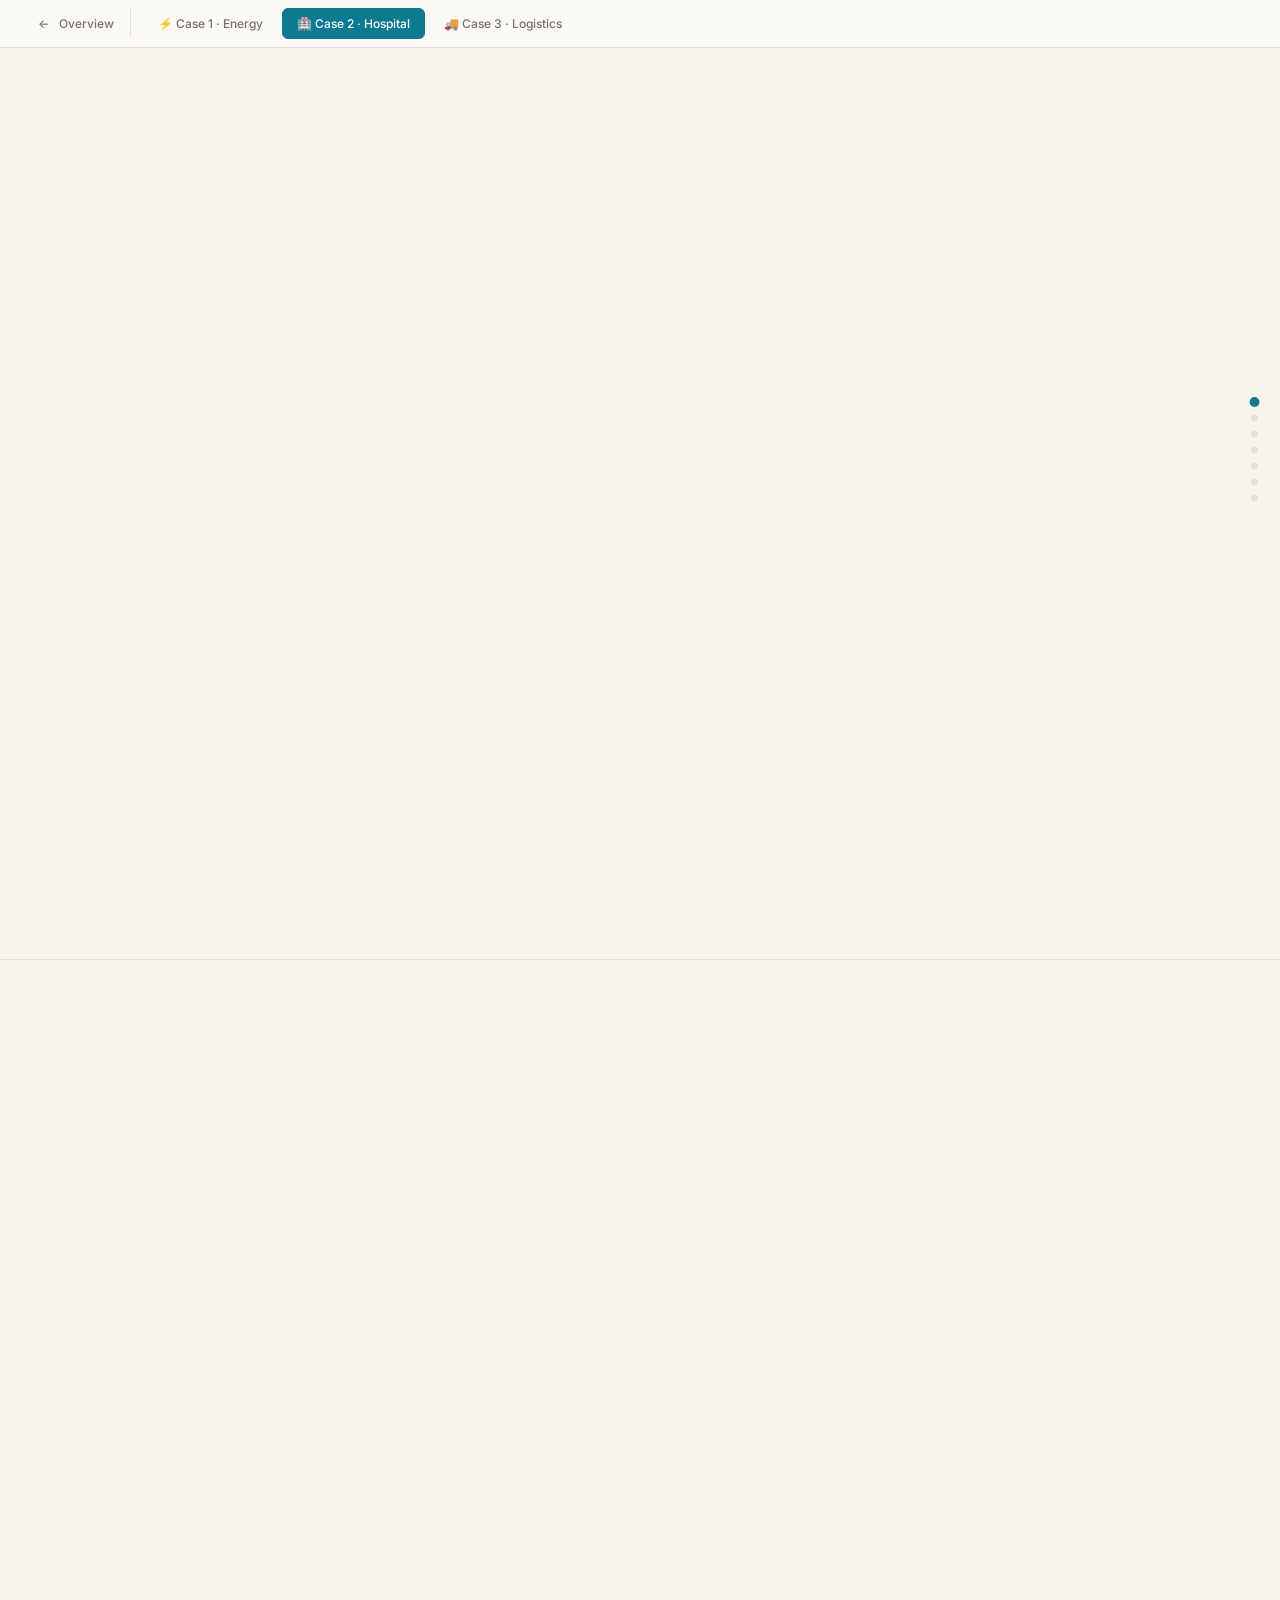
<file: track2.html>
<!DOCTYPE html>
<html lang="en">
<head>
<meta charset="utf-8">
<meta name="viewport" content="width=device-width,initial-scale=1">
<title>Case Study 2 · Hospital · NL ICU Staffing</title>
<link rel="preconnect" href="https://fonts.googleapis.com">
<link href="https://fonts.googleapis.com/css2?family=Playfair+Display:ital,wght@0,400;0,700;1,400&family=Inter:wght@300;400;500;600&display=swap" rel="stylesheet">
<link rel="stylesheet" href="style/base.css">
<link rel="stylesheet" href="style/track2.css">
</head>
<body>

<nav class="track-nav">
  <a href="index.html" class="track-nav-home">Overview</a>
  <div class="track-nav-cases">
    <a href="track1.html" class="track-nav-link">⚡ Case 1 &middot; Energy</a>
    <a href="track2.html" class="track-nav-link active">🏥 Case 2 &middot; Hospital</a>
    <a href="track3.html" class="track-nav-link">🚚 Case 3 &middot; Logistics</a>
  </div>
</nav>

<div id="sidenav">
  <div class="dot on"  data-i="0" title="Overview"></div>
  <div class="dot"     data-i="1" title="Simulation"></div>
  <div class="dot"     data-i="2" title="Admission Pattern"></div>
  <div class="dot"     data-i="3" title="Staffing Portrait"></div>
  <div class="dot"     data-i="4" title="Cost Race"></div>
  <div class="dot"     data-i="5" title="Decision Sensitivity"></div>
  <div class="dot"     data-i="6" title="ML Features"></div>
</div>
<div id="tip"><div class="tl"></div><div class="tv"></div></div>

<!-- ══ HERO ══════════════════════════════════════════════════════════════ -->
<section id="hero">
  <div class="eyebrow fade">Transfer Case · Hospital Operations</div>
  <h1 class="fade d1">Getting the Nurse Count Wrong<br>Costs More Than You Think</h1>
  <div class="hero-line fade d1"></div>
  <p class="lead fade d2">A hospital forecasts how many patients will need intensive care tomorrow and uses that number to decide how many nurses to call in. Getting the forecast wrong in either direction costs money. But the costs are very different. Having too many nurses on a quiet day wastes money. Not having enough nurses on a busy day means patients wait longer for care and the hospital pays emergency rates to fix it.</p>
  <div class="hero-stats">
    <div class="stat fade"><div class="num green" id="h-oracle">—</div><div class="lbl">Minimum possible cost with perfect information (€)</div></div>
    <div class="stat fade d1"><div class="num red" id="h-naive">—</div><div class="lbl">Actual cost using the forecast model (€)</div></div>
    <div class="stat fade d2"><div class="num" id="h-gap">—</div><div class="lbl">Extra cost caused by forecast errors (€)</div></div>
  </div>
  <div class="insight fade d2">
    <span class="insight-icon">↓</span>
    <div class="insight-text"><strong>The two costs are not the same</strong>
    Standard machine learning treats getting the number too high and getting it too low as equally bad mistakes. But a hospital does not work that way. Calling in one extra nurse costs about 45 euros an hour. Being one nurse short costs closer to 180 euros an hour in emergency cover. A model trained to reduce the number of mistakes does not know about this difference. A model trained to reduce the total cost would.</div>
  </div>
  <div class="data-src fade d2">
    <strong>Data &amp; Methods</strong>
    Prototype data: synthetic admissions calibrated on
    <a href="https://www.lcps.nl" target="_blank" rel="noopener">LCPS</a>
    national ICU bed registry and
    <a href="https://opendata.cbs.nl/statline" target="_blank" rel="noopener">CBS StatLine</a>
    hospital admissions by specialty ·
    Bed capacity:
    <a href="https://www.rivm.nl" target="_blank" rel="noopener">RIVM</a>
    hospitaalopnames / bezettingsgraad IC ·
    Production volumes:
    <a href="https://www.nza.nl" target="_blank" rel="noopener">NZa</a>
    DBC open data ·
    Staffing planner penalises being short-staffed 4 times more than overstaffing ·
    Potential partner setting: Maastricht UMC+
  </div>
</section>

<!-- ══ SIMULATION ════════════════════════════════════════════════════════ -->
<section id="sim">
  <div class="eyebrow fade">Live Simulation</div>
  <h2 class="fade">Watch the Ward</h2>
  <p class="lead fade">Nursing shifts are locked in by 6pm the night before. The model makes its forecast. The hospital commits. Step through the day to see what it costs when the morning surge is bigger than the model expected.</p>
  <div class="fade">
    <div class="ward-story">

      <!-- LEFT: locked-in decision from last night -->
      <div class="ward-panel">
        <div class="ward-ey">YESTERDAY · 18:00</div>
        <div class="ward-ph">Decision locked</div>
        <div class="ward-fc-block">
          <div class="ward-fc-n">14</div>
          <div class="ward-fc-l">patients predicted for morning shift</div>
        </div>
        <div class="ward-fc-arrow">↓ schedules</div>
        <div class="ward-fc-block">
          <div class="ward-fc-n">14</div>
          <div class="ward-fc-l">day nurses booked</div>
        </div>
        <div class="ward-locked">Cannot adjust until tomorrow</div>
        <div style="margin-top:14px;padding-top:12px;border-top:1px solid var(--border)">
          <div class="ward-ey" style="margin-bottom:4px">ACTUAL RIGHT NOW</div>
          <div id="ws-actual" style="font-family:'Playfair Display',serif;font-size:32px;font-weight:700;color:var(--text);line-height:1">—</div>
          <div id="ws-actual-lbl" style="font-size:10.5px;color:var(--muted);margin-top:3px;line-height:1.4">patients</div>
        </div>
      </div>

      <!-- CENTER: ward bed grid -->
      <div class="ward-panel ward-panel-main">
        <div class="ward-ph-row">
          <span class="ward-ey">ICU WARD &middot; <span id="sim-hour-disp">00:00</span></span>
          <span id="sim-action" style="color:var(--muted);font-size:13px;font-weight:600">○ Ready</span>
        </div>
        <div id="sim-bed-grid"></div>
        <div class="ward-legend">
          <span class="wbl"><span class="wbl-d" style="background:#0C7A91"></span>Patient (covered)</span>
          <span class="wbl"><span class="wbl-d" style="background:#C4B9AD"></span>Idle nurse</span>
          <span class="wbl"><span class="wbl-d" style="background:#991B1B"></span>Patient (no cover)</span>
        </div>
        <p id="sim-narrative" class="ward-narr">Press Play to step through the day</p>
      </div>

      <!-- RIGHT: running cost breakdown -->
      <div class="ward-panel">
        <div class="ward-ey">COST TODAY</div>
        <div class="ward-cost-item">
          <div class="ward-cost-lbl">Idle nurses</div>
          <div class="ward-cost-rate">€45 / nurse / hr</div>
          <div class="ward-cost-val" id="sim-idle-cost">€0</div>
        </div>
        <div class="ward-cost-sep"></div>
        <div class="ward-cost-item">
          <div class="ward-cost-lbl">Emergency cover</div>
          <div class="ward-cost-rate" style="color:#991B1B">€180 / patient / hr</div>
          <div class="ward-cost-val" style="color:#991B1B" id="sim-short-cost">€0</div>
        </div>
        <div class="ward-cost-sep"></div>
        <div class="ward-cost-lbl">Total penalty</div>
        <div id="sim-penalty" class="ward-penalty-total">€0</div>
        <div class="occ-track" style="margin-top:14px"><div id="sim-occ-bar" style="width:0%"></div></div>
        <div style="font-size:10px;color:var(--subtle);margin-top:4px" id="sim-cap">— nurses on duty</div>
        <div style="font-size:10px;color:var(--subtle)" id="sim-occ">— patients in ward</div>
      </div>
    </div>

    <div id="sim-controls">
      <button id="sim-play-btn">▶ Play</button>
      <input type="range" id="sim-slider" min="0" max="23" value="0" step="1">
      <span class="sim-time" id="sim-time-label">00:00</span>
    </div>
  </div>
</section>

<!-- ══ HEATMAP ═══════════════════════════════════════════════════════════ -->
<section id="heatmap">
  <div class="eyebrow fade">Chart 1 of 5</div>
  <h2 class="fade">When Patients Arrive</h2>
  <p class="lead fade">Average ICU admission rate by day and hour, based on synthetic data calibrated against LCPS and CBS figures.
  <span style="color:var(--teal);font-weight:500">Teal peaks</span> are the morning and early evening surges the staffing plan has to prepare for.</p>
  <div class="chart-wrap fade"><div id="heatmap-chart"></div></div>
  <div class="insight fade">
    <span class="insight-icon">🏥</span>
    <div class="insight-text"><strong>Staffing decisions have to be made a day early</strong>
    ICU shifts are usually locked in 12 to 24 hours before they start. Monday morning admissions can vary by about 40% depending on how many patients left over the weekend. A model trained to reduce cost rather than just prediction errors should get better at recognising these patterns.</div>
  </div>
</section>

<!-- ══ STAFFING PORTRAIT ══════════════════════════════════════════════════ -->
<section id="staffing">
  <div class="eyebrow fade">Chart 2 of 5</div>
  <h2 class="fade">Charge the Ward, Pay the Penalty</h2>
  <p class="lead fade">Three days of staffing compared side by side. The benchmark hired exactly the right number of nurses each day with perfect information. Grey bars show nurses sitting idle. Red shows hours when the ward was short-staffed.</p>
  <div class="chart-wrap fade"><div id="staffing-chart"></div></div>
  <div class="legend fade">
    <div class="legend-item"><div class="legend-rect" style="background:var(--teal);opacity:.8"></div>Actual demand (patients)</div>
    <div class="legend-item"><div class="legend-rect" style="background:var(--red);opacity:.8"></div>Demand above staffed capacity (penalty zone)</div>
    <div class="legend-item"><div class="legend-rect" style="background:#C7C0B8;opacity:.7"></div>Unused staffed capacity (waste)</div>
  </div>
</section>

<!-- ══ COST RACE ══════════════════════════════════════════════════════════ -->
<section id="cost">
  <div class="eyebrow fade">Chart 3 of 5</div>
  <h2 class="fade">The Growing Cost Gap</h2>
  <p class="lead fade">Total staffing cost over 60 days. The dashed line is what the hospital would have spent if the forecast had been perfect every single day. Most of the gap comes from a handful of days when a patient surge was missed.</p>
  <div class="chart-wrap fade"><div id="cost-chart"></div></div>
  <div class="insight fade">
    <span class="insight-icon">📈</span>
    <div class="insight-text"><strong>A few bad days drive most of the cost</strong>
    Having too many nurses adds a small steady cost each day. Being short-staffed is rare but hits the budget hard when it happens. In this model a small number of days where a patient surge was missed explains most of the total overspend.</div>
  </div>
</section>

<!-- ══ SENSITIVITY ════════════════════════════════════════════════════════ -->
<section id="explain">
  <div class="eyebrow fade">Charts 4 &amp; 5 of 5</div>
  <h2 class="fade">When Forecast Errors Are Expensive</h2>
  <p class="lead fade">A 2-patient miss at 3am does not change the staffing plan because night shifts are set well in advance. The same error at 9am on a Monday means calling in agency nurses at three times the normal hourly rate. The clock shows which hours the forecast actually needs to be accurate for.</p>
  <div class="chart-row">
    <div>
      <p style="font-size:13px;color:var(--muted);margin-bottom:16px" class="fade">
        <strong style="color:var(--text)">Cost-impact clock</strong><br>
        The bigger the arc, the more expensive it is when the forecast is 2 patients off at that hour. Morning and afternoon are the most critical.</p>
      <div class="fade"><div id="clock-chart"></div></div>
    </div>
    <div>
      <p style="font-size:13px;color:var(--muted);margin-bottom:16px" class="fade">
        <strong style="color:var(--text)">Lower forecast error, lower staffing cost</strong><br>
        Each dot is one simulated day. The more accurate the forecast, the lower the staffing cost tends to be.</p>
      <div class="fade"><div id="scatter-chart"></div></div>
      <div class="fade" style="margin-top:28px">
        <p style="font-size:11px;color:var(--subtle);margin-bottom:10px;text-transform:uppercase;letter-spacing:.1em;font-weight:500">Model comparison · 60-day staffing cost</p>
        <table class="spo-table" id="spo-table"></table>
      </div>
    </div>
  </div>
  <div class="insight fade" style="margin-top:40px">
    <span class="insight-icon">🎯</span>
    <div class="insight-text"><strong>Why standard training gets this wrong</strong>
    Standard training tells the model to be accurate. It treats a prediction that was 2 patients too high the same as a prediction that was 2 patients too low. But in a hospital they cost very different amounts. Being understaffed costs about 180 euros per patient-hour. Being overstaffed costs about 45 euros per hour. SPO+ (Elmachtoub &amp; Grigas, 2022) trains the model on the actual cost of each type of mistake, so it learns to worry more about underestimates during busy morning and afternoon windows.</div>
  </div>
</section>

<!-- ══ ML FEATURES ═══════════════════════════════════════════════════════ -->
<section id="ml-features">
  <div class="eyebrow fade">Model Internals</div>
  <h2 class="fade">Feature Engineering &amp; Importances</h2>
  <p class="lead fade">The model was trained on real Dutch ICU admission data from RIVM, covering October 2021 to April 2024. The national figures were scaled down to match a single teaching hospital with 40 beds, which represents about 3.5% of national ICU capacity. The model predicts how many patients will be in the ICU tomorrow. That number feeds into the staffing planner. Importance shows how much each input variable helps the model on average.</p>
  <div class="ml-view-tabs fade">
    <button class="ml-view-tab active" data-view="table">Feature Matrix</button>
    <button class="ml-view-tab" data-view="bars">Overview</button>
  </div>
  <div id="ml-view-table" class="fade">
    <div style="font-size:12px;color:var(--muted);margin-bottom:14px">
      18 features &nbsp;·&nbsp; 1 row = 1 day &nbsp;·&nbsp; 716 training samples (2022–2023)
    </div>
    <div class="ml-chips" id="ml-chips"></div>
    <div class="ml-tbl-wrap">
      <table class="ml-tbl">
        <thead>
          <tr>
            <th>Feature</th>
            <th>Category</th>
            <th>Importance</th>
            <th>Description</th>
            <th>Source</th>
          </tr>
        </thead>
        <tbody id="ml-tbl-body"></tbody>
      </table>
    </div>
    <div class="ml-tbl-foot">RIVM COVID-19_ic_opnames (data.rivm.nl, public) &nbsp;·&nbsp; NICE ICU registry annual report 2023 (non-COVID baseline) &nbsp;·&nbsp; CBS IC capacity reference</div>
  </div>
  <div id="ml-view-bars" style="display:none">
    <div class="ml-categories" id="ml-cats"></div>
    <div class="ml-summary" id="ml-summary"></div>
  </div>
</section>

<script src="https://d3js.org/d3.v7.min.js"></script>
<script>
// ── Seeded RNG (xorshift32) ──────────────────────────────────────────────────
let _seed = 7919;
function rng() { _seed ^= _seed<<13; _seed ^= _seed>>17; _seed ^= _seed<<5; return (_seed>>>0)/4294967296; }

// ── Generate all data ─────────────────────────────────────────────────────────
const DAYS = ["Mon","Tue","Wed","Thu","Fri","Sat","Sun"];
const DAY_MULT = [0.88, 1.0, 1.06, 1.0, 0.92, 0.76, 0.66];
const HOUR_BASE = [0.3,0.2,0.2,0.25,0.3,0.5,0.8,1.1,1.7,2.0,1.8,1.5,1.3,1.4,1.6,1.7,1.5,1.4,1.6,1.5,1.2,0.9,0.6,0.4];

// Admission heatmap
const heatmap = [];
DAYS.forEach((day, di) => {
  HOUR_BASE.forEach((base, h) => {
    const v = Math.round(base * DAY_MULT[di] * (0.85 + rng()*0.3) * 10) / 10;
    heatmap.push({day, hour: h, rate: Math.max(0.1, v)});
  });
});

// 72-hour staffing portrait data (Mon-Tue-Wed)
const shiftCap = h => h < 7 ? 10 : h < 20 ? 14 : 10;
const staffing72 = Array.from({length:72}, (_, i) => {
  const day = Math.floor(i/24), h = i%24;
  const dayM = [0.88,1.0,1.06][day];
  const base = HOUR_BASE[h] * dayM * 4.5; // scale to ~patients
  let actual = Math.max(2, Math.round(base * (0.85 + rng()*0.3)));
  // Wed morning surge
  if (day===2 && h>=8 && h<=11) actual = Math.min(20, actual + 3 + Math.round(rng()*2));
  const cap = shiftCap(h);
  const oracle_cost = actual > cap ? (actual-cap)*180 : (cap-actual)*18;
  const naive_fc = Math.max(2, Math.round(base * (0.75 + rng()*0.5)));
  const naive_cap = shiftCap(h) + (naive_fc > 14 ? 2 : 0);
  const naive_cost = actual > naive_cap ? (actual-naive_cap)*180 : (naive_cap-actual)*18;
  return {i, day, h, actual, oracle_cap: cap, naive_cap, oracle_cost, naive_cost};
});

// 60-day cost series
_seed = 31337;
let cumOracle=0, cumNaive=0;
const costSeries = Array.from({length:60}, (_, i) => {
  const oDay = Math.round(480 + (rng()-0.5)*120);
  const spike = rng()<0.12 ? Math.round(600+rng()*800) : 0;
  const nDay = Math.round(840 + (rng()-0.5)*200 + spike);
  cumOracle += oDay; cumNaive += nDay;
  return {day:i+1, oracle:cumOracle, naive:cumNaive};
});
const finalOracle = cumOracle, finalNaive = cumNaive;

// Decision sensitivity clock
_seed = 99991;
const clockData = HOUR_BASE.map((base, h) => {
  const isHighDemand = (h>=8&&h<=11)||(h>=14&&h<=17)||(h>=18&&h<=20);
  const impact = isHighDemand ? Math.round(150+rng()*120) : Math.round(20+rng()*60);
  const sensitivity = Math.min(0.98, impact/270);
  return {hour:h, sensitivity, impact};
});

// Scatter: MAE vs daily cost
_seed = 55557;
const scatterData = Array.from({length:60}, () => {
  const mae = Math.round((1.5 + rng()*3.5)*10)/10;
  const costBase = 480 + mae*80 + (rng()-0.5)*100;
  const spike = rng()<0.1 ? rng()*600 : 0;
  return {mae, cost: Math.round(costBase + spike)};
});
// OLS
const xm = d3.mean(scatterData, d=>d.mae), ym = d3.mean(scatterData, d=>d.cost);
const olsSlope = d3.sum(scatterData, d=>(d.mae-xm)*(d.cost-ym)) / d3.sum(scatterData, d=>(d.mae-xm)**2);
const olsIntercept = ym - olsSlope*xm;
const olsR = (d3.sum(scatterData, d=>(d.mae-xm)*(d.cost-ym)) /
  Math.sqrt(d3.sum(scatterData,d=>(d.mae-xm)**2)*d3.sum(scatterData,d=>(d.cost-ym)**2))).toFixed(2);

// Model table
const models = [
  {model:"Oracle", mae:0, cost: finalOracle, pct:100},
  {model:"Standard XGBoost", mae:2.4, cost: finalNaive, pct: Math.round(finalOracle/finalNaive*1000)/10},
  {model:"Cost-weighted XGBoost", mae:2.7, cost: Math.round(finalNaive*0.88), pct: Math.round(finalOracle/(finalNaive*0.88)*1000)/10},
  {model:"SPO+ (asymmetric loss)", mae:2.5, cost: Math.round(finalNaive*0.82), pct: Math.round(finalOracle/(finalNaive*0.82)*1000)/10},
];

const fmt = d3.format(",.0f");
const fmtE = v => "€"+fmt(v);
const $ = id => document.getElementById(id);

// ── Tooltip ───────────────────────────────────────────────────────────────────
const tip = $("tip");
function showTip(ev,label,val){tip.querySelector(".tl").textContent=label;tip.querySelector(".tv").innerHTML=val;tip.style.opacity=1;moveTip(ev);}
function moveTip(ev){const{clientX:x,clientY:y}=ev;const tw=tip.offsetWidth,th=tip.offsetHeight;tip.style.left=(x+14>window.innerWidth-tw-8?x-tw-14:x+14)+"px";tip.style.top=(y-th/2<4?4:y-th/2)+"px";}
function hideTip(){tip.style.opacity=0;}

// ══════════════════════════════════════════════════════════════════════════════
// SIMULATION — bed grid story
// ══════════════════════════════════════════════════════════════════════════════
(function initSim(){
  const SIM = [
    {h:0,w:8,s:10},{h:1,w:7,s:10},{h:2,w:6,s:10},{h:3,w:6,s:10},
    {h:4,w:7,s:10},{h:5,w:8,s:10},{h:6,w:9,s:10},{h:7,w:11,s:14},
    {h:8,w:16,s:14},{h:9,w:19,s:14},{h:10,w:17,s:14},{h:11,w:15,s:14},
    {h:12,w:14,s:14},{h:13,w:13,s:14},{h:14,w:15,s:14},{h:15,w:16,s:14},
    {h:16,w:14,s:14},{h:17,w:13,s:14},{h:18,w:16,s:16},{h:19,w:15,s:16},
    {h:20,w:13,s:16},{h:21,w:11,s:14},{h:22,w:9,s:12},{h:23,w:8,s:10}
  ];

  const N=20, COLS=5, ROWS=4, GAP=7;
  const el=$("sim-bed-grid");
  const W=Math.min(el.clientWidth||400,400);
  const BW=Math.floor((W-GAP*(COLS-1))/COLS);
  const BH=Math.round(BW*0.78);
  const H=ROWS*BH+(ROWS-1)*GAP+2;

  const svg=d3.select("#sim-bed-grid").append("svg").attr("width",W).attr("height",H);

  const bedData=d3.range(N).map(i=>({
    id:i, col:i%COLS, row:Math.floor(i/COLS),
    x:(i%COLS)*(BW+GAP), y:Math.floor(i/COLS)*(BH+GAP), state:"empty"
  }));

  // Bed background rects
  const beds=svg.selectAll("rect.sb").data(bedData).join("rect").attr("class","sb")
    .attr("x",d=>d.x).attr("y",d=>d.y).attr("width",BW).attr("height",BH).attr("rx",7)
    .attr("fill","#EDE8E0").attr("opacity",.45);

  const PR=Math.max(6, BW*0.16);
  // Patient head circle
  const heads=svg.selectAll("circle.sh").data(bedData).join("circle").attr("class","sh")
    .attr("cx",d=>d.x+BW*.5).attr("cy",d=>d.y+BH*.36).attr("r",PR)
    .attr("fill","rgba(255,255,255,.9)").attr("opacity",0);
  // Patient body rect
  const bodies=svg.selectAll("rect.sbdy").data(bedData).join("rect").attr("class","sbdy")
    .attr("x",d=>d.x+BW*.3).attr("y",d=>d.y+BH*.57).attr("width",BW*.4).attr("height",BH*.27).attr("rx",3)
    .attr("fill","rgba(255,255,255,.9)").attr("opacity",0);
  // Overflow warning "!"
  const warns=svg.selectAll("text.sw").data(bedData).join("text").attr("class","sw")
    .attr("x",d=>d.x+BW*.77).attr("y",d=>d.y+BH*.32)
    .style("font-size",`${Math.max(9,BW*.2)}px`).style("font-weight","700")
    .attr("text-anchor","middle").attr("fill","#FCA5A5").attr("opacity",0).text("!");

  const BCOL={occupied:"#0C7A91",idle:"#C4B9AD",overflow:"#991B1B",empty:"#EDE8E0"};
  const BOPC={occupied:.92,idle:.65,overflow:.92,empty:.4};

  let cumIdle=0, cumShort=0, curH=0;

  function getState(i,actual,staffed){
    const n=i+1;
    if(actual>=staffed){ return n<=staffed?"occupied":n<=actual?"overflow":"empty"; }
    return n<=actual?"occupied":n<=staffed?"idle":"empty";
  }

  function stepHour(h){
    const D=SIM[h], actual=D.w, staffed=D.s;
    bedData.forEach((bd,i)=>{ bd.state=getState(i,actual,staffed); });

    beds.transition().duration(360).attr("fill",d=>BCOL[d.state]).attr("opacity",d=>BOPC[d.state]);
    const hasP=d=>d.state==="occupied"||d.state==="overflow";
    const isOvr=d=>d.state==="overflow";
    const iconFill=d=>isOvr(d)?"rgba(255,210,210,.9)":"rgba(255,255,255,.9)";
    heads.transition().duration(360).attr("opacity",d=>hasP(d)?.9:0).attr("fill",iconFill);
    bodies.transition().duration(360).attr("opacity",d=>hasP(d)?.9:0).attr("fill",iconFill);
    warns.transition().duration(360).attr("opacity",d=>isOvr(d)?.92:0);

    // Accumulate cost for this hour
    if(actual>staffed) cumShort+=(actual-staffed)*180;
    else if(actual<staffed) cumIdle+=(staffed-actual)*45;

    const over=actual>staffed, under=actual<staffed-1;
    let action, narr, col;
    if(over){
      const diff=actual-staffed;
      action="🚨 Over capacity";
      narr = h===9
        ? `Peak hour. ${actual} patients — ${diff} above the ${staffed} staffed. Emergency agency called. Each of those ${diff} patients costs €180/hr. This is exactly the mistake SPO+ trains the model to avoid.`
        : `${actual} patients in the ward. ${staffed} nurses on shift. ${diff} patient${diff>1?"s are":"is"} without dedicated cover. Emergency rate of €180/hr applies.`;
      col="#991B1B";
    } else if(under){
      const diff=staffed-actual;
      action="⬜ Nurses idle";
      narr=`Ward at ${actual}/${staffed}. Forecast overestimated. ${diff} nurse${diff>1?"s":""}idle at €18/hr. Wasteful, but much cheaper than running short.`;
      col="var(--subtle)";
    } else {
      action="✓ Well matched";
      narr=`Ward at ${actual}/${staffed}. Forecast and reality align. No penalty cost this hour.`;
      col="#0C7A91";
    }

    $("sim-action").textContent=action; $("sim-action").style.color=col;
    $("sim-narrative").textContent=narr;
    $("sim-hour-disp").textContent=String(h).padStart(2,"0")+":00";
    $("sim-slider").value=h;

    $("ws-actual").textContent=actual;
    $("ws-actual").style.color=over?"#991B1B":under?"var(--subtle)":"var(--text)";
    $("ws-actual-lbl").textContent=over?`patients (${actual-staffed} over capacity)`:under?`patients (${staffed-actual} idle nurse${staffed-actual>1?"s":""})` :"patients in ward";

    $("sim-occ").textContent=`${actual} patients in ward`;
    $("sim-cap").textContent=`${staffed} nurses on duty`;
    const occPct=Math.min(100,Math.round(actual/Math.max(staffed,1)*100));
    $("sim-occ-bar").style.width=occPct+"%";
    $("sim-occ-bar").style.background=over?"#991B1B":"#0C7A91";

    $("sim-idle-cost").textContent="€"+fmt(cumIdle);
    $("sim-short-cost").textContent="€"+fmt(cumShort);
    $("sim-penalty").textContent="€"+fmt(cumIdle+cumShort);
    curH=h;
  }

  function jumpTo(h){
    cumIdle=0; cumShort=0;
    for(let i=0;i<h;i++){
      const D=SIM[i];
      if(D.w>D.s) cumShort+=(D.w-D.s)*180;
      else if(D.w<D.s) cumIdle+=(D.s-D.w)*45;
    }
    curH=h; stepHour(h);
  }

  let playing=false, timer=null;
  function advance(){
    if(!playing)return;
    stepHour(curH);
    if(curH>=23){playing=false;$("sim-play-btn").textContent="↺ Replay";$("sim-play-btn").dataset.mode="replay";return;}
    curH++; timer=setTimeout(advance,950);
  }
  $("sim-play-btn").addEventListener("click",function(){
    if(this.dataset.mode==="replay"){this.dataset.mode="";playing=true;this.textContent="⏸ Pause";curH=0;jumpTo(0);setTimeout(advance,400);}
    else{playing=!playing;this.textContent=playing?"⏸ Pause":"▶ Play";if(playing)advance();else if(timer){clearTimeout(timer);timer=null;}}
  });
  $("sim-slider").addEventListener("input",function(){
    playing=false;if(timer){clearTimeout(timer);timer=null;}
    $("sim-play-btn").textContent="▶ Play";$("sim-play-btn").dataset.mode="";jumpTo(parseInt(this.value));
  });

  jumpTo(0);
  setTimeout(()=>{playing=true;$("sim-play-btn").textContent="⏸ Pause";curH=1;advance();},1100);
})();

// ══════════════════════════════════════════════════════════════════════════════
// CHART 1 · ADMISSION HEATMAP
// ══════════════════════════════════════════════════════════════════════════════
(function drawHeatmap(){
  const W0=Math.max(420, Math.min($("heatmap-chart").clientWidth||900,960));
  const cellW=Math.floor((W0-90)/24), cellH=36;
  const m={t:30,r:20,b:44,l:86};
  const W=cellW*24+m.l+m.r, H=cellH*7+m.t+m.b;
  const svg=d3.select("#heatmap-chart").append("svg").attr("width",W).attr("height",H);
  const g=svg.append("g").attr("transform",`translate(${m.l},${m.t})`);
  const xB=d3.scaleBand().domain(d3.range(24)).range([0,cellW*24]).padding(.06);
  const yB=d3.scaleBand().domain(DAYS).range([0,cellH*7]).padding(.08);
  const col=d3.scaleSequential(d3.interpolateYlGnBu).domain([0,2.1]);
  g.selectAll("rect.c").data(heatmap).join("rect").attr("class","c")
    .attr("x",d=>xB(d.hour)).attr("y",d=>yB(d.day))
    .attr("width",xB.bandwidth()).attr("height",yB.bandwidth())
    .attr("fill",d=>col(d.rate)).attr("rx",2)
    .on("mousemove",(ev,d)=>showTip(ev,`${d.day} · ${d.hour}:00h`,`<span style="font-weight:600">${d.rate} admissions/hr</span>`))
    .on("mouseleave",hideTip);
  g.append("g").attr("transform",`translate(0,${cellH*7+4})`)
    .call(d3.axisBottom(xB).tickValues(d3.range(0,24,3)).tickFormat(h=>h+"h").tickSize(4))
    .call(g=>g.select(".domain").remove()).call(g=>g.selectAll("text").style("font-size","11px").style("fill","#78716C"));
  g.append("g").attr("transform","translate(-8,0)")
    .call(d3.axisLeft(yB).tickSize(0))
    .call(g=>g.select(".domain").remove()).call(g=>g.selectAll("text").style("font-size","11px").style("fill","#78716C"));
  // Legend
  const lgW=180, defs=svg.append("defs");
  const grad=defs.append("linearGradient").attr("id","hm2-g").attr("x1","0%").attr("x2","100%");
  [[0,"#ffffd9"],[0.5,"#41b6c4"],[1,"#0c2c84"]].forEach(([o,c])=>grad.append("stop").attr("offset",`${o*100}%`).attr("stop-color",c));
  const lg=svg.append("g").attr("transform",`translate(${m.l},${H-14})`);
  lg.append("rect").attr("width",lgW).attr("height",10).attr("rx",3).attr("fill","url(#hm2-g)");
  ["0","1","2+ adm/hr"].forEach((t,i)=>lg.append("text").attr("x",lgW/2*i).attr("y",23).style("font-size","9px").style("fill","#A8A29E").text(t));
})();

// ══════════════════════════════════════════════════════════════════════════════
// CHART 2 · STAFFING PORTRAIT
// ══════════════════════════════════════════════════════════════════════════════
(function drawStaffing(){
  const m={t:20,r:24,b:44,l:46};
  const W=Math.max(420, Math.min($("staffing-chart").clientWidth||920,960)),H=300;
  const iW=W-m.l-m.r,iH=H-m.t-m.b;
  const svg=d3.select("#staffing-chart").append("svg").attr("width",W).attr("height",H);
  const g=svg.append("g").attr("transform",`translate(${m.l},${m.t})`);
  const maxV=22, bw=iW/72, bs=iH/maxV;
  // Unused capacity bars (grey, full oracle capacity)
  g.selectAll("rect.cap").data(staffing72).join("rect").attr("class","cap")
    .attr("x",(_,i)=>i*bw).attr("width",bw-1)
    .attr("y",d=>iH-d.oracle_cap*bs).attr("height",d=>d.oracle_cap*bs)
    .attr("fill","#C7C0B8").attr("opacity",.35).attr("rx",1);
  // Actual demand bars (teal)
  g.selectAll("rect.act").data(staffing72).join("rect").attr("class","act")
    .attr("x",(_,i)=>i*bw).attr("width",bw-1)
    .attr("y",d=>iH-Math.min(d.actual,d.oracle_cap)*bs)
    .attr("height",d=>Math.min(d.actual,d.oracle_cap)*bs)
    .attr("fill","#0C7A91").attr("opacity",.8).attr("rx",1)
    .on("mousemove",(ev,d)=>showTip(ev,`Day ${d.day+1} · ${d.h}:00h`,
      `Actual: <b>${d.actual} pts</b><br>Capacity: ${d.oracle_cap}<br>Oracle cost: ${fmtE(d.oracle_cost)}`))
    .on("mouseleave",hideTip);
  // Overflow bars (red, above capacity)
  g.selectAll("rect.ovr").data(staffing72).join("rect").attr("class","ovr")
    .attr("x",(_,i)=>i*bw).attr("width",bw-1)
    .attr("y",d=>iH-d.actual*bs)
    .attr("height",d=>Math.max(0,(d.actual-d.oracle_cap)*bs))
    .attr("fill","#991B1B").attr("opacity",.85).attr("rx",1);
  // Day separator lines + labels
  [0,1,2].forEach(day=>{
    g.append("line").attr("x1",day*24*bw).attr("x2",day*24*bw).attr("y1",0).attr("y2",iH)
      .attr("stroke","#C7C0B8").attr("stroke-width",.8).attr("stroke-dasharray","3,3");
    g.append("text").attr("x",day*24*bw+4).attr("y",12)
      .style("font-size","10px").style("fill","#A8A29E").text(["Monday","Tuesday","Wednesday"][day]);
  });
  g.append("g").attr("transform",`translate(0,${iH})`)
    .call(d3.axisBottom(d3.scaleLinear().domain([0,72]).range([0,iW])).ticks(9).tickFormat(d=>(d%24)+"h"))
    .call(g=>g.select(".domain").remove()).call(g=>g.selectAll("text").style("font-size","10px").style("fill","#A8A29E"));
  g.append("g").call(d3.axisLeft(d3.scaleLinear().domain([0,maxV]).range([iH,0])).ticks(5))
    .call(g=>g.select(".domain").remove()).call(g=>g.selectAll("text").style("font-size","10px").style("fill","#A8A29E"));
})();

// ══════════════════════════════════════════════════════════════════════════════
// CHART 3 · COST RACE
// ══════════════════════════════════════════════════════════════════════════════
(function drawCost(){
  const m={t:20,r:80,b:44,l:72};
  const W=Math.max(420, Math.min($("cost-chart").clientWidth||920,960)),H=320;
  const iW=W-m.l-m.r,iH=H-m.t-m.b;
  const svg=d3.select("#cost-chart").append("svg").attr("width",W).attr("height",H);
  const g=svg.append("g").attr("transform",`translate(${m.l},${m.t})`);
  const allV=costSeries.flatMap(d=>[d.oracle,d.naive]);
  const x=d3.scaleLinear().domain([1,60]).range([0,iW]);
  const y=d3.scaleLinear().domain([0,d3.max(allV)*1.05]).range([iH,0]);
  const defs=svg.append("defs");
  const gg=defs.append("linearGradient").attr("id","gap2-g").attr("x1","0%").attr("x2","100%");
  gg.append("stop").attr("offset","0%").attr("stop-color","#991B1B").attr("stop-opacity",.04);
  gg.append("stop").attr("offset","100%").attr("stop-color","#991B1B").attr("stop-opacity",.16);
  g.append("path").datum(costSeries)
    .attr("d",d3.area().x(d=>x(d.day)).y0(d=>y(d.oracle)).y1(d=>y(d.naive)).curve(d3.curveMonotoneX))
    .attr("fill","url(#gap2-g)");
  g.append("path").datum(costSeries)
    .attr("d",d3.line().x(d=>x(d.day)).y(d=>y(d.oracle)).curve(d3.curveMonotoneX))
    .attr("fill","none").attr("stroke","#1B7A45").attr("stroke-width",1.5).attr("stroke-dasharray","5,4").attr("opacity",.7);
  g.append("path").datum(costSeries)
    .attr("d",d3.line().x(d=>x(d.day)).y(d=>y(d.naive)).curve(d3.curveMonotoneX))
    .attr("fill","none").attr("stroke","#991B1B").attr("stroke-width",2.2);
  const scrub=g.append("line").attr("y1",0).attr("y2",iH).attr("stroke","#C7C0B8").attr("stroke-width",1).attr("opacity",0);
  const bis=d3.bisector(d=>d.day).left;
  svg.on("mousemove",ev=>{
    const[mx]=d3.pointer(ev,g.node());
    const day=Math.round(x.invert(mx));
    const d=costSeries[Math.max(0,Math.min(bis(costSeries,day),costSeries.length-1))];
    scrub.attr("x1",x(d.day)).attr("x2",x(d.day)).attr("opacity",.6);
    showTip(ev,`Day ${d.day}`,`Benchmark: <b>${fmtE(d.oracle)}</b><br>Naive: <b>${fmtE(d.naive)}</b><br>Gap: ${fmtE(d.naive-d.oracle)}`);
  }).on("mouseleave",()=>{scrub.attr("opacity",0);hideTip();});
  g.append("g").attr("transform",`translate(0,${iH})`)
    .call(d3.axisBottom(x).ticks(10).tickFormat(d=>`Day ${d}`))
    .call(g=>g.select(".domain").remove()).call(g=>g.selectAll("text").style("font-size","10px").style("fill","#A8A29E"));
  g.append("g").call(d3.axisLeft(y).ticks(5).tickFormat(fmtE))
    .call(g=>g.select(".domain").remove()).call(g=>g.selectAll("text").style("font-size","10px").style("fill","#A8A29E"));
  const last=costSeries[costSeries.length-1];
  g.append("text").attr("x",iW+6).attr("y",y(last.oracle)).attr("dominant-baseline","middle").style("font-size","11px").style("fill","#1B7A45").text("Benchmark");
  g.append("text").attr("x",iW+6).attr("y",y(last.naive)).attr("dominant-baseline","middle").style("font-size","11px").style("fill","#991B1B").text("Naive");
})();

// ══════════════════════════════════════════════════════════════════════════════
// CHART 4 · DECISION CLOCK
// ══════════════════════════════════════════════════════════════════════════════
(function drawClock(){
  const S=330,cx=S/2,cy=S/2;
  const maxR=S/2-28,minR=S/2-100;
  const maxImpact=d3.max(clockData,d=>d.impact);
  const svg=d3.select("#clock-chart").append("svg").attr("width",S).attr("height",S);
  const g=svg.append("g").attr("transform",`translate(${cx},${cy})`);
  [.25,.5,.75,1].forEach(f=>g.append("circle").attr("r",minR+(maxR-minR)*f).attr("fill","none").attr("stroke","#E5E0D8").attr("stroke-width",.8));
  const arc=d3.arc().innerRadius(minR).outerRadius(d=>minR+(maxR-minR)*d.sensitivity)
    .startAngle(d=>(d.hour/24)*2*Math.PI-Math.PI/2).endAngle(d=>((d.hour+1)/24)*2*Math.PI-Math.PI/2)
    .padAngle(.025).cornerRadius(3);
  const clr=d3.scaleSequential(d3.interpolatePuBuGn).domain([0,1]);
  g.selectAll("path.seg").data(clockData).join("path").attr("class","seg")
    .attr("d",arc).attr("fill",d=>clr(d.sensitivity)).attr("opacity",.88)
    .on("mousemove",(ev,d)=>showTip(ev,`${d.hour}:00–${d.hour+1}:00`,
      `Cost impact: <b>${fmtE(d.impact)}/hr</b><br>Sensitivity: ${(d.sensitivity*100).toFixed(0)}%`))
    .on("mouseleave",hideTip);
  d3.range(0,24,3).forEach(h=>{
    const angle=(h/24)*2*Math.PI-Math.PI/2;
    const r=maxR+16;
    g.append("text").attr("x",r*Math.cos(angle)).attr("y",r*Math.sin(angle))
      .attr("text-anchor","middle").attr("dominant-baseline","middle").style("font-size","11px").style("fill","#A8A29E").text(h+"h");
  });
  const avgS=(clockData.reduce((a,d)=>a+d.sensitivity,0)/clockData.length*100).toFixed(0);
  g.append("text").attr("text-anchor","middle").attr("y",-9).style("font-size","26px").style("font-family","'Playfair Display',serif").style("fill","#0C7A91").style("font-weight","700").text(avgS+"%");
  g.append("text").attr("text-anchor","middle").attr("y",12).style("font-size","10px").style("fill","#78716C").text("of hours cost-sensitive");
})();

// ══════════════════════════════════════════════════════════════════════════════
// CHART 5 · SCATTER
// ══════════════════════════════════════════════════════════════════════════════
(function drawScatter(){
  const m={t:16,r:24,b:48,l:64};
  const S=320,iW=S-m.l-m.r,iH=S-m.t-m.b;
  const svg=d3.select("#scatter-chart").append("svg").attr("width",S).attr("height",S);
  const g=svg.append("g").attr("transform",`translate(${m.l},${m.t})`);
  const xs=scatterData.map(d=>d.mae),ys=scatterData.map(d=>d.cost);
  const x=d3.scaleLinear().domain(d3.extent(xs)).nice().range([0,iW]);
  const y=d3.scaleLinear().domain(d3.extent(ys)).nice().range([iH,0]);
  const x1=d3.min(xs),x2=d3.max(xs);
  g.append("line").attr("x1",x(x1)).attr("y1",y(olsSlope*x1+olsIntercept))
    .attr("x2",x(x2)).attr("y2",y(olsSlope*x2+olsIntercept))
    .attr("stroke","#0C7A91").attr("stroke-width",1.8).attr("opacity",.6).attr("stroke-dasharray","5,3");
  g.append("text").attr("x",x(x1)+4).attr("y",y(olsSlope*x1+olsIntercept)-8)
    .style("font-size","10px").style("fill","#0C7A91").text(`r = ${olsR}`);
  const dc=d3.scaleSequential(d3.interpolatePuBuGn).domain([d3.max(xs),d3.min(xs)]);
  g.selectAll("circle").data(scatterData).join("circle")
    .attr("cx",d=>x(d.mae)).attr("cy",d=>y(d.cost)).attr("r",5)
    .attr("fill",d=>dc(d.mae)).attr("opacity",.82).attr("stroke","#fff").attr("stroke-width",.8)
    .on("mousemove",(ev,d)=>showTip(ev,"Simulated day",`Forecast MAE: <b>${d.mae} pts</b><br>Cost: <b>${fmtE(d.cost)}</b>`))
    .on("mouseleave",hideTip);
  g.append("g").attr("transform",`translate(0,${iH})`)
    .call(d3.axisBottom(x).ticks(5).tickFormat(d=>d+" pts"))
    .call(g=>g.select(".domain").remove()).call(g=>g.selectAll("text").style("font-size","10px").style("fill","#A8A29E"));
  g.append("g").call(d3.axisLeft(y).ticks(5).tickFormat(fmtE))
    .call(g=>g.select(".domain").remove()).call(g=>g.selectAll("text").style("font-size","10px").style("fill","#A8A29E"));
  g.append("text").attr("x",iW/2).attr("y",iH+38).attr("text-anchor","middle").style("font-size","11px").style("fill","#A8A29E").text("Forecast MAE (patients)");
})();

// ══════════════════════════════════════════════════════════════════════════════
// MODEL TABLE
// ══════════════════════════════════════════════════════════════════════════════
(function(){
  const tb=$("spo-table");
  tb.innerHTML=`<tr><th>Model</th><th>MAE</th><th>60-day Cost</th><th>% of Benchmark</th><th style="width:70px"></th></tr>`
    +models.map(d=>`<tr class="${d.model==="Standard XGBoost"?"hl":""}">
      <td>${d.model}</td><td>${d.mae===0?"—":d.mae+" pts"}</td>
      <td>${fmtE(d.cost)}</td><td>${d.pct.toFixed(1)}%</td>
      <td><div class="spo-bar" style="width:${d.pct}%"></div></td></tr>`).join("");
})();

// ══════════════════════════════════════════════════════════════════════════════
// HERO COUNTERS + SCROLL
// ══════════════════════════════════════════════════════════════════════════════
function animCount(el,end,dur,prefix="€"){
  const s=performance.now();
  (function step(now){
    const t=Math.min((now-s)/dur,1);
    const ease=t<.5?2*t*t:-1+(4-2*t)*t;
    el.textContent=prefix+fmt(Math.round(ease*end));
    if(t<1)requestAnimationFrame(step);
  })(performance.now());
}
document.querySelectorAll(".fade").forEach(el=>{
  new IntersectionObserver(([e])=>{if(e.isIntersecting)el.classList.add("in")},{threshold:0.1}).observe(el);
});
let heroLeft=false;
document.querySelectorAll("section").forEach((s,i)=>{
  new IntersectionObserver(([e])=>{
    if(!e.isIntersecting){if(s.id==="hero")heroLeft=true;return;}
    document.querySelectorAll(".dot").forEach(d=>d.classList.remove("on"));
    const dot=document.querySelectorAll(".dot")[i]; if(dot)dot.classList.add("on");
    if(s.id==="hero"){
      setTimeout(()=>{
        animCount($("h-oracle"),finalOracle,1600);
        animCount($("h-naive"),finalNaive,1600);
        animCount($("h-gap"),finalNaive-finalOracle,1800);
      },heroLeft?200:1000);
    }
  },{threshold:.35}).observe(s);
});
document.querySelectorAll(".dot").forEach((d,i)=>{
  d.addEventListener("click",()=>document.querySelectorAll("section")[i].scrollIntoView({behavior:"smooth"}));
});

// ════════════════════════════════════════════════════════════════════
// ML FEATURES PANEL
// ════════════════════════════════════════════════════════════════════
(function initMLFeatures(){
  const FEATS = [{"feature":"flu_season","label":"Flu season flag","importance":0.298099,"cat":"Hospital Patterns","color":"#1B7A45","desc":"Binary: 1 in Oct–Mar (influenza season, more respiratory IC admissions)","src":"Domain knowledge (NICE annual report)"},{"feature":"lag_1d","label":"1-day occupancy lag","importance":0.296946,"cat":"Temporal Lags","color":"#0C7A91","desc":"ICU beds occupied yesterday (most recent census)","src":"RIVM COVID-19_ic_opnames + NICE baseline"},{"feature":"rolling_mean_7d","label":"7-day rolling mean","importance":0.113868,"cat":"Rolling Statistics","color":"#1B5E96","desc":"Average daily ICU occupancy over the past 7 days","src":"RIVM COVID-19_ic_opnames + NICE baseline"},{"feature":"is_weekend","label":"Is weekend","importance":0.069274,"cat":"Cyclical Encodings","color":"#78716C","desc":"Binary: 1 if Saturday or Sunday (minimal elective admissions)","src":"Derived from date"},{"feature":"lag_7d","label":"7-day occupancy lag","importance":0.057338,"cat":"Temporal Lags","color":"#0C7A91","desc":"Occupancy same day last week (captures weekly census pattern)","src":"RIVM COVID-19_ic_opnames + NICE baseline"},{"feature":"sin_dow","label":"Day-of-week sine","importance":0.042085,"cat":"Cyclical Encodings","color":"#78716C","desc":"sin(2π·dow/7) — smooth day-of-week encoding","src":"Derived from date"},{"feature":"is_holiday","label":"Is Dutch holiday","importance":0.036544,"cat":"Cyclical Encodings","color":"#78716C","desc":"Binary: 1 if Dutch public holiday","src":"Derived from date"},{"feature":"day_after_holiday","label":"Day after public holiday","importance":0.032735,"cat":"Hospital Patterns","color":"#1B7A45","desc":"Binary: 1 on day after a public holiday — delayed emergency cases","src":"Domain knowledge (NICE annual report)"},{"feature":"summer_low","label":"Summer low flag","importance":0.016689,"cat":"Hospital Patterns","color":"#1B7A45","desc":"Binary: 1 in Jul–Aug (planned admissions decline in summer)","src":"Domain knowledge (NICE annual report)"},{"feature":"sin_month","label":"Month sine","importance":0.007834,"cat":"Cyclical Encodings","color":"#78716C","desc":"sin(2π·month/12) — captures seasonal demand","src":"Derived from date"},{"feature":"cos_month","label":"Month cosine","importance":0.00705,"cat":"Cyclical Encodings","color":"#78716C","desc":"cos(2π·month/12) — captures seasonal demand","src":"Derived from date"},{"feature":"occupancy_lag1","label":"ICU occupancy yesterday","importance":0.006446,"cat":"Capacity Signal","color":"#991B1B","desc":"Estimated beds occupied yesterday (rolling admission sum / avg LOS)","src":"Derived from admissions"},{"feature":"cos_dow","label":"Day-of-week cosine","importance":0.005364,"cat":"Cyclical Encodings","color":"#78716C","desc":"cos(2π·dow/7) — smooth day-of-week encoding","src":"Derived from date"},{"feature":"rolling_std_7d","label":"7-day rolling std dev","importance":0.003066,"cat":"Rolling Statistics","color":"#1B5E96","desc":"Occupancy variability over the past 7 days","src":"RIVM COVID-19_ic_opnames + NICE baseline"},{"feature":"lag_2d","label":"2-day occupancy lag","importance":0.002046,"cat":"Temporal Lags","color":"#0C7A91","desc":"ICU beds occupied two days ago","src":"RIVM COVID-19_ic_opnames + NICE baseline"},{"feature":"day_after_weekend","label":"Day after weekend (Mon surge)","importance":0.001655,"cat":"Hospital Patterns","color":"#1B7A45","desc":"Binary: 1 on Monday — post-weekend surgery backlog causes admission surge","src":"Domain knowledge (NICE annual report)"},{"feature":"rolling_mean_28d","label":"28-day rolling mean","importance":0.001552,"cat":"Rolling Statistics","color":"#1B5E96","desc":"Monthly baseline occupancy — 28-day rolling average","src":"RIVM COVID-19_ic_opnames + NICE baseline"},{"feature":"lag_14d","label":"14-day occupancy lag","importance":0.001407,"cat":"Temporal Lags","color":"#0C7A91","desc":"Occupancy same day two weeks ago","src":"RIVM COVID-19_ic_opnames + NICE baseline"}];

  const maxImp = FEATS[0].importance;
  const catOrder = ["Temporal Lags","Hospital Patterns","Rolling Statistics","Cyclical Encodings","Capacity Signal"];
  const cats = {};
  FEATS.forEach(f => { if(!cats[f.cat]) cats[f.cat]=[]; cats[f.cat].push(f); });

  // ── Overview bars ──────────────────────────────────────────────────
  const catsEl = document.getElementById("ml-cats");
  catOrder.forEach(catName => {
    if(!cats[catName]) return;
    const total = cats[catName].reduce((s,f)=>s+f.importance,0);
    const div = document.createElement("div");
    div.innerHTML = `<div class="ml-cat-hd">${catName} <span style="font-weight:400">(${(total*100).toFixed(1)}% total)</span></div>`;
    cats[catName].forEach(f => {
      const barW = (f.importance / maxImp * 100).toFixed(2);
      const row = document.createElement("div");
      row.className = "ml-row";
      row.innerHTML = `
        <span class="ml-name">${f.label}</span>
        <div class="ml-bar-bg"><div class="ml-bar-fill" data-w="${barW}" style="background:${f.color};opacity:.75"></div></div>
        <span class="ml-pct">${(f.importance*100).toFixed(1)}%</span>
      `;
      div.appendChild(row);
    });
    catsEl.appendChild(div);
  });

  const sumEl = document.getElementById("ml-summary");
  [
    ["Model","XGBoost (gradient boosted trees)"],
    ["Features","18 engineered inputs"],
    ["Top features","Flu season flag (29.8%) and 1-day occupancy lag (29.7%)"],
    ["Training","2022–2023 · RIVM IC opnames + NICE non-COVID baseline"],
    ["Target","Next-day ICU occupancy (beds in use)"],
    ["Test window","Nov–Dec 2023 · MAE 0.09 patients/day"],
  ].forEach(([k,v])=>{
    const d = document.createElement("div");
    d.className = "ml-sum-item";
    d.innerHTML = `<strong>${k}</strong> · ${v}`;
    sumEl.appendChild(d);
  });

  // ── Feature table ──────────────────────────────────────────────────
  const tbody = document.getElementById("ml-tbl-body");
  const chipsEl = document.getElementById("ml-chips");

  function renderRows(filter){
    tbody.innerHTML = "";
    FEATS.filter(f => filter==="All" || f.cat===filter).forEach(f => {
      const barW = Math.round(f.importance / maxImp * 80);
      const tr = document.createElement("tr");
      tr.innerHTML = `
        <td><span class="ml-feat-code">${f.feature}</span></td>
        <td><span class="ml-cat-badge" style="background:${f.color}">${f.cat}</span></td>
        <td>
          <div class="ml-tbl-imp">
            <div class="ml-tbl-bar" style="width:${barW}px;background:${f.color};opacity:.7"></div>
            <span style="font-size:11.5px;color:var(--muted)">${(f.importance*100).toFixed(1)}%</span>
          </div>
        </td>
        <td class="ml-tbl-desc">${f.desc}</td>
        <td class="ml-tbl-src">${f.src}</td>
      `;
      tbody.appendChild(tr);
    });
  }

  const chipDefs = [
    {label:`All (${FEATS.length})`, key:"All"},
    ...catOrder.map(c=>({label:`${c} (${(cats[c]||[]).length})`, key:c}))
  ];
  chipDefs.forEach(({label, key}) => {
    const chip = document.createElement("button");
    chip.className = "ml-chip" + (key==="All"?" active":"");
    chip.textContent = label;
    chip.addEventListener("click",()=>{
      document.querySelectorAll(".ml-chip").forEach(c=>c.classList.remove("active"));
      chip.classList.add("active");
      if(key!=="All" && cats[key]) chip.style.background = cats[key][0].color;
      else chip.style.background = "";
      renderRows(key);
    });
    chipsEl.appendChild(chip);
  });
  renderRows("All");

  // ── Tab switching ──────────────────────────────────────────────────
  const viewBars  = document.getElementById("ml-view-bars");
  const viewTable = document.getElementById("ml-view-table");
  let animated = false;

  function animateBars(){
    if(animated) return;
    animated = true;
    setTimeout(()=>{ document.querySelectorAll(".ml-bar-fill").forEach(b=>{ b.style.width = b.dataset.w+"%"; }); }, 80);
  }

  document.querySelectorAll(".ml-view-tab").forEach(tab => {
    tab.addEventListener("click",()=>{
      document.querySelectorAll(".ml-view-tab").forEach(t=>t.classList.remove("active"));
      tab.classList.add("active");
      const v = tab.dataset.view;
      viewBars.style.display  = v==="bars"  ? "" : "none";
      viewTable.style.display = v==="table" ? "" : "none";
      if(v==="bars") animateBars();
    });
  });
})();
</script>
</body>
</html>
</file>
<file: style/index.css>
:root {
  --bg: #F7F4EE;
  --surface: #FBF9F5;
  --border: #E5E0D8;
  --text: #1C1917;
  --muted: #78716C;
  --subtle: #A8A29E;
  --orange: #D4540A;
  --teal: #0C7A91;
  --violet: #7C3AED;
  --green: #1B7A45;
  --blue: #1B5E96;
}

* { box-sizing: border-box; margin: 0; padding: 0; }
html { scroll-behavior: smooth; }
body {
  background: var(--bg);
  color: var(--text);
  font-family: 'Inter', -apple-system, sans-serif;
  font-size: 15px;
  line-height: 1.6;
  overflow-x: hidden;
}

/* ── Top nav ──────────────────────────────────────────────────────────── */
#topnav {
  position: fixed;
  top: 0;
  left: 0;
  right: 0;
  height: 54px;
  background: rgba(247, 244, 238, 0.92);
  border-bottom: 1px solid var(--border);
  backdrop-filter: blur(8px);
  display: flex;
  align-items: center;
  justify-content: space-between;
  padding: 0 clamp(24px, 5vw, 80px);
  z-index: 200;
}
.brand {
  font-family: 'Playfair Display', serif;
  font-size: 14px;
  color: var(--muted);
  white-space: nowrap;
}
.brand em { font-style: italic; color: var(--text); }
.nav-links { display: flex; gap: 6px; align-items: center; }
.nav-link {
  display: inline-flex;
  align-items: center;
  gap: 6px;
  text-decoration: none;
  border: 1px solid var(--border);
  border-radius: 6px;
  padding: 5px 14px;
  font-size: 12px;
  font-weight: 500;
  color: var(--muted);
  background: transparent;
  transition: all .2s;
  white-space: nowrap;
}
.nav-link:hover { border-color: currentColor; }
.nav-link.t1 { color: var(--orange); }
.nav-link.t1:hover { background: var(--orange); color: #fff; border-color: var(--orange); }
.nav-link.t2 { color: var(--teal); }
.nav-link.t2:hover { background: var(--teal); color: #fff; border-color: var(--teal); }
.nav-link.t3 { color: var(--violet); }
.nav-link.t3:hover { background: var(--violet); color: #fff; border-color: var(--violet); }
.nav-dot {
  width: 7px;
  height: 7px;
  border-radius: 50%;
  flex-shrink: 0;
}
.nav-link.t1 .nav-dot { background: var(--orange); }
.nav-link.t2 .nav-dot { background: var(--teal); }
.nav-link.t3 .nav-dot { background: var(--violet); }

/* ── Common typography ────────────────────────────────────────────────── */
.eyebrow {
  font-size: 10px;
  font-weight: 600;
  letter-spacing: .18em;
  text-transform: uppercase;
  color: var(--orange);
  margin-bottom: 12px;
}
h1 {
  font-family: 'Playfair Display', serif;
  font-size: clamp(52px, 7vw, 104px);
  line-height: 1.08;
  margin-bottom: 20px;
  width: 100%;
}
h2 {
  font-family: 'Playfair Display', serif;
  font-size: clamp(36px, 5vw, 72px);
  line-height: 1.14;
  margin-bottom: 16px;
  width: 100%;
}
h3 {
  font-family: 'Playfair Display', serif;
  font-size: clamp(18px, 2vw, 24px);
  line-height: 1.3;
  margin-bottom: 10px;
}
.lead {
  font-size: 17px;
  color: var(--muted);
  font-weight: 300;
  line-height: 1.7;
}
.orange-line {
  width: 40px;
  height: 3px;
  background: var(--orange);
  margin: 20px 0 32px;
}

/* ── Section layout ───────────────────────────────────────────────────── */
section {
  padding: 100px clamp(32px, 6vw, 120px);
  width: 100%;
}
section + section {
  border-top: 1px solid var(--border);
}

/* ── Hero ─────────────────────────────────────────────────────────────── */
#hero {
  min-height: 100vh;
  display: flex;
  flex-direction: column;
  justify-content: center;
  align-items: stretch;
  padding-top: 130px;
}
#hero h1 em { font-style: italic; color: var(--orange); }
.hero-thesis {
  margin-top: 36px;
  padding: 24px 28px;
  background: var(--surface);
  border-left: 3px solid var(--orange);
  border-radius: 0 10px 10px 0;
}
.hero-thesis p {
  font-size: 16px;
  color: var(--muted);
  line-height: 1.75;
}
.hero-thesis p strong { color: var(--text); }
.hero-stats {
  display: grid;
  grid-template-columns: repeat(3, 1fr);
  gap: 2px;
  margin-top: 52px;
  border: 1px solid var(--border);
  border-radius: 12px;
  overflow: hidden;
  background: var(--surface);
}
.stat {
  padding: 32px 36px;
  border-right: 1px solid var(--border);
  background: var(--bg);
}
.stat:last-child { border-right: none; }
.stat .num {
  font-family: 'Playfair Display', serif;
  font-size: clamp(40px, 5vw, 72px);
  font-weight: 700;
  line-height: 1;
  color: var(--orange);
}
.stat .num.teal { color: var(--teal); }
.stat .num.violet { color: var(--violet); }
.stat .lbl {
  font-size: 12px;
  color: var(--muted);
  margin-top: 10px;
  text-transform: uppercase;
  letter-spacing: .1em;
  line-height: 1.5;
}
.scroll-cue {
  margin-top: 64px;
  display: flex;
  align-items: center;
  gap: 10px;
  font-size: 12px;
  color: var(--subtle);
  letter-spacing: .06em;
}
.scroll-cue::after {
  content: '';
  display: block;
  width: 1px;
  height: 48px;
  background: var(--border);
  margin-left: 4px;
}

/* ── Problem section ──────────────────────────────────────────────────── */
#problem {
  background: var(--surface);
}
.problem-grid {
  display: grid;
  grid-template-columns: 1fr 1fr;
  gap: 60px;
  align-items: start;
  margin-top: 48px;
}
@media (max-width: 760px) { .problem-grid { grid-template-columns: 1fr; } }
.problem-col h3 { margin-bottom: 14px; }
.problem-col p { font-size: 14px; color: var(--muted); line-height: 1.75; }
.problem-col p + p { margin-top: 12px; }
.gap-badge {
  display: inline-flex;
  align-items: center;
  gap: 8px;
  background: #FEF3E2;
  border: 1px solid #FCD34D;
  border-radius: 20px;
  padding: 4px 14px;
  font-size: 12px;
  font-weight: 600;
  color: #92400E;
  margin-bottom: 18px;
}

/* ── Pipeline framework ───────────────────────────────────────────────── */
#framework { }
.pipeline {
  margin-top: 52px;
  display: flex;
  align-items: stretch;
  gap: 0;
  flex-wrap: wrap;
}
.pipe-step {
  flex: 1;
  min-width: 160px;
  padding: 28px 24px;
  background: var(--surface);
  border: 1px solid var(--border);
  border-radius: 0;
  position: relative;
}
.pipe-step:first-child { border-radius: 10px 0 0 10px; }
.pipe-step:last-child  { border-radius: 0 10px 10px 0; }
.pipe-step + .pipe-step { border-left: none; }
.pipe-step .step-num {
  font-size: 10px;
  font-weight: 700;
  letter-spacing: .14em;
  color: var(--subtle);
  text-transform: uppercase;
  margin-bottom: 10px;
}
.pipe-step h4 {
  font-family: 'Playfair Display', serif;
  font-size: 18px;
  margin-bottom: 8px;
  color: var(--text);
}
.pipe-step p { font-size: 13px; color: var(--muted); line-height: 1.6; }
.pipe-arrow {
  display: flex;
  align-items: center;
  padding: 0 2px;
  color: var(--border);
  font-size: 22px;
  flex-shrink: 0;
}
.pipe-step.highlight {
  background: #FFF8F4;
  border-color: var(--orange);
  border-width: 1.5px;
}
.pipe-step.highlight h4 { color: var(--orange); }

.spo-callout {
  margin-top: 36px;
  padding: 22px 28px;
  background: #FFF8F4;
  border: 1.5px solid var(--orange);
  border-radius: 10px;
  display: flex;
  gap: 20px;
  align-items: flex-start;
}
.spo-callout .icon { font-size: 28px; flex-shrink: 0; margin-top: 2px; }
.spo-callout h4 {
  font-family: 'Playfair Display', serif;
  font-size: 17px;
  margin-bottom: 6px;
}
.spo-callout p { font-size: 13px; color: var(--muted); line-height: 1.7; }
.spo-callout p em { font-style: italic; color: var(--text); }
.cite {
  display: inline-block;
  font-size: 11px;
  color: var(--subtle);
  background: var(--border);
  border-radius: 4px;
  padding: 1px 6px;
  margin-top: 8px;
}

/* ── Three case studies ───────────────────────────────────────────────── */
#cases { background: var(--surface); }
.cases-grid {
  display: grid;
  grid-template-columns: repeat(3, 1fr);
  gap: 28px;
  margin-top: 52px;
}
@media (max-width: 900px) { .cases-grid { grid-template-columns: 1fr; } }

.case-card {
  display: flex;
  flex-direction: column;
  background: var(--bg);
  border: 1px solid var(--border);
  border-radius: 12px;
  overflow: hidden;
  transition: box-shadow .25s, transform .25s;
  text-decoration: none;
  color: inherit;
}
.case-card:hover {
  box-shadow: 0 8px 32px rgba(0,0,0,.08);
  transform: translateY(-3px);
}
.case-header {
  padding: 28px 28px 20px;
  border-bottom: 1px solid var(--border);
}
.case-icon {
  font-size: 32px;
  margin-bottom: 14px;
  display: block;
}
.case-num {
  font-size: 10px;
  font-weight: 600;
  letter-spacing: .16em;
  text-transform: uppercase;
  margin-bottom: 6px;
}
.case-card.t1 .case-num { color: var(--orange); }
.case-card.t2 .case-num { color: var(--teal); }
.case-card.t3 .case-num { color: var(--violet); }
.case-header h3 { font-size: 20px; margin-bottom: 0; }
.case-body { padding: 24px 28px; flex: 1; }
.case-body p { font-size: 13px; color: var(--muted); line-height: 1.7; margin-bottom: 16px; }
.case-body p:last-child { margin-bottom: 0; }
.case-spec {
  display: grid;
  grid-template-columns: 1fr 1fr;
  gap: 12px;
  margin: 18px 0;
}
.spec-item { }
.spec-label {
  font-size: 9px;
  font-weight: 600;
  letter-spacing: .14em;
  text-transform: uppercase;
  color: var(--subtle);
  margin-bottom: 3px;
}
.spec-val {
  font-size: 13px;
  color: var(--text);
  font-weight: 500;
}
.case-insight {
  background: var(--surface);
  border-radius: 6px;
  padding: 12px 14px;
  font-size: 12.5px;
  color: var(--muted);
  line-height: 1.6;
  border-left: 2px solid;
  margin-top: 16px;
}
.case-card.t1 .case-insight { border-color: var(--orange); }
.case-card.t2 .case-insight { border-color: var(--teal); }
.case-card.t3 .case-insight { border-color: var(--violet); }
.case-footer {
  padding: 18px 28px;
  border-top: 1px solid var(--border);
  display: flex;
  align-items: center;
  justify-content: space-between;
}
.case-footer span {
  font-size: 12px;
  font-weight: 600;
  letter-spacing: .04em;
}
.case-card.t1 .case-footer span { color: var(--orange); }
.case-card.t2 .case-footer span { color: var(--teal); }
.case-card.t3 .case-footer span { color: var(--violet); }
.case-footer .arrow { font-size: 18px; transition: transform .2s; }
.case-card:hover .case-footer .arrow { transform: translateX(5px); }

/* ── Contribution section ─────────────────────────────────────────────── */
#contribution { }
.contrib-grid {
  display: grid;
  grid-template-columns: 1fr 1fr;
  gap: 60px;
  margin-top: 48px;
  align-items: start;
}
@media (max-width: 760px) { .contrib-grid { grid-template-columns: 1fr; } }
.contrib-list { list-style: none; }
.contrib-list li {
  display: flex;
  gap: 14px;
  align-items: flex-start;
  padding: 16px 0;
  border-bottom: 1px solid var(--border);
  font-size: 14px;
  color: var(--muted);
  line-height: 1.6;
}
.contrib-list li:last-child { border-bottom: none; }
.contrib-list li strong { color: var(--text); display: block; margin-bottom: 3px; font-size: 14px; }
.contrib-num {
  font-family: 'Playfair Display', serif;
  font-size: 22px;
  font-weight: 700;
  color: var(--orange);
  flex-shrink: 0;
  line-height: 1.1;
  width: 28px;
}
.partners-panel {
  background: var(--surface);
  border: 1px solid var(--border);
  border-radius: 12px;
  padding: 28px;
}
.partners-panel h3 { font-size: 18px; margin-bottom: 20px; }
.partner-row {
  display: flex;
  align-items: flex-start;
  gap: 14px;
  padding: 14px 0;
  border-bottom: 1px solid var(--border);
}
.partner-row:last-child { border-bottom: none; }
.partner-icon { font-size: 22px; flex-shrink: 0; }
.partner-name { font-size: 13px; font-weight: 600; color: var(--text); margin-bottom: 2px; }
.partner-desc { font-size: 12px; color: var(--muted); line-height: 1.5; }

/* ── Footer ───────────────────────────────────────────────────────────── */
footer {
  padding: 36px clamp(32px, 6vw, 120px);
  border-top: 1px solid var(--border);
  display: flex;
  align-items: center;
  justify-content: space-between;
  flex-wrap: wrap;
  gap: 16px;
}
.footer-brand {
  font-family: 'Playfair Display', serif;
  font-size: 14px;
  color: var(--muted);
}
.footer-brand em { font-style: italic; color: var(--text); }
.footer-links { display: flex; gap: 24px; }
.footer-links a {
  font-size: 12px;
  color: var(--subtle);
  text-decoration: none;
  transition: color .2s;
}
.footer-links a:hover { color: var(--text); }

/* ── Fade-in on scroll ────────────────────────────────────────────────── */
.fade {
  opacity: 0;
  transform: translateY(24px);
  transition: opacity .65s ease, transform .65s ease;
}
.fade.in { opacity: 1; transform: none; }
.fade.d1 { transition-delay: .1s; }
.fade.d2 { transition-delay: .22s; }
.fade.d3 { transition-delay: .34s; }
</file>
<file: style/base.css>
/* ─── Reset ──────────────────────────────────────────────────────────────── */
*{box-sizing:border-box;margin:0;padding:0}
html{scroll-behavior:smooth}
body{background:var(--bg);color:var(--text);font-family:'Inter',-apple-system,sans-serif;font-size:15px;line-height:1.6;overflow-x:hidden}

/* ─── Side nav ───────────────────────────────────────────────────────────── */
#sidenav{position:fixed;right:22px;top:50%;transform:translateY(-50%);z-index:300;display:flex;flex-direction:column;gap:9px}
.dot{width:7px;height:7px;border-radius:50%;background:var(--border);cursor:pointer;transition:all .25s}
.dot.on{background:var(--primary);transform:scale(1.4)}

/* ─── Sections ───────────────────────────────────────────────────────────── */
section{min-height:100vh;display:flex;flex-direction:column;justify-content:center;padding:80px clamp(48px,6vw,120px);width:100%;position:relative}
section+section{border-top:1px solid var(--border)}
.eyebrow{font-size:10px;font-weight:600;letter-spacing:.18em;text-transform:uppercase;color:var(--primary);margin-bottom:10px}
h1{font-family:'Playfair Display',serif;font-size:clamp(32px,4vw,56px);line-height:1.15;margin-bottom:18px}
h2{font-family:'Playfair Display',serif;font-size:clamp(26px,3vw,40px);line-height:1.2;margin-bottom:14px}
.lead{font-size:16px;color:var(--muted);max-width:min(1000px,88%);margin-bottom:36px;font-weight:300}

/* ─── Hero ───────────────────────────────────────────────────────────────── */
#hero{min-height:100vh;padding-top:120px}
#hero h1 em{font-style:italic;color:var(--primary)}
.hero-line{width:40px;height:3px;background:var(--primary);margin:20px 0 32px}
.hero-stats{display:flex;gap:48px;flex-wrap:wrap;margin-bottom:52px}
.stat .num{font-family:'Playfair Display',serif;font-size:clamp(38px,5vw,64px);font-weight:700;line-height:1;color:var(--primary)}
.stat .num.blue{color:var(--blue)}.stat .num.green{color:var(--green)}.stat .num.red{color:var(--red)}.stat .num.teal{color:var(--teal)}
.stat .lbl{font-size:11px;color:var(--muted);margin-top:5px;text-transform:uppercase;letter-spacing:.1em}

/* ─── Insight ─────────────────────────────────────────────────────────────── */
.insight{display:inline-flex;gap:14px;align-items:flex-start;background:var(--surface);border-left:3px solid var(--primary);padding:14px 20px;border-radius:0 8px 8px 0;margin-top:24px;max-width:min(1000px,88%)}
.insight-icon{font-size:18px;flex-shrink:0;margin-top:1px}
.insight-text{font-size:13px;color:var(--muted);line-height:1.6}
.insight-text strong{display:block;color:var(--text);margin-bottom:3px;font-size:11px;text-transform:uppercase;letter-spacing:.08em}

/* ─── Simulation (shared) ────────────────────────────────────────────────── */
#sim-banner{display:flex;align-items:center;gap:18px;padding:14px 22px;background:var(--surface);border:1px solid var(--border);border-radius:10px;margin-bottom:14px;min-height:58px}
#sim-action{font-family:'Playfair Display',serif;font-size:20px;font-weight:700;white-space:nowrap;transition:color .4s}
#sim-narrative{font-size:13px;color:var(--muted);font-style:italic;line-height:1.5}
#sim-controls{display:flex;align-items:center;gap:14px;margin-bottom:12px;flex-wrap:wrap}
#sim-play-btn{
  background:var(--primary);color:#fff;border:none;border-radius:6px;
  padding:8px 20px;font-size:13px;font-weight:500;cursor:pointer;
  font-family:'Inter',sans-serif;letter-spacing:.02em;transition:background .2s;min-width:90px
}
#sim-slider{flex:1;min-width:160px;accent-color:var(--primary);height:4px;cursor:pointer}
.sim-time{font-family:'Playfair Display',serif;font-size:22px;color:var(--text);min-width:60px}
.sim-stat-row{display:flex;gap:0;flex-wrap:wrap;margin-top:14px;border:1px solid var(--border);border-radius:10px;overflow:hidden;background:var(--surface)}
.sim-stat{flex:1;padding:14px 20px;border-right:1px solid var(--border)}
.sim-stat:last-child{border-right:none}
.sim-stat .sv{font-family:'Playfair Display',serif;font-size:22px;font-weight:700;color:var(--text);line-height:1.2;transition:color .3s}
.sim-stat .sl{font-size:10px;text-transform:uppercase;letter-spacing:.12em;color:var(--subtle);margin-top:4px}

/* ─── Charts ─────────────────────────────────────────────────────────────── */
.chart-wrap{width:100%;overflow-x:auto}

/* ─── Tooltip ────────────────────────────────────────────────────────────── */
#tip{position:fixed;background:#fff;border:1px solid var(--border);border-radius:8px;padding:10px 14px;font-size:12.5px;pointer-events:none;opacity:0;transition:opacity .15s;z-index:999;box-shadow:0 4px 16px rgba(0,0,0,.09);max-width:220px;line-height:1.5}
#tip .tl{font-weight:600;margin-bottom:4px;color:var(--text)}
#tip .tv{color:var(--muted)}

/* ─── Legend ─────────────────────────────────────────────────────────────── */
.legend{display:flex;gap:18px;flex-wrap:wrap;margin-top:14px}
.legend-item{display:flex;align-items:center;gap:7px;font-size:12px;color:var(--muted)}
.legend-rect{width:20px;height:10px;border-radius:2px;flex-shrink:0}

/* ─── SPO / comparison table ─────────────────────────────────────────────── */
.spo-table{width:100%;border-collapse:collapse;font-size:13px;margin-top:8px}
.spo-table th{font-size:9px;letter-spacing:.12em;text-transform:uppercase;color:var(--subtle);font-weight:500;padding:0 10px 10px 0;border-bottom:1px solid var(--border);text-align:left}
.spo-table td{padding:10px 10px 10px 0;border-bottom:1px solid var(--border);vertical-align:middle}
.spo-table tr.hl td{font-weight:500}
.spo-bar{height:5px;border-radius:3px;background:var(--primary);opacity:.8}

/* ─── Data sources block ─────────────────────────────────────────────────── */
.data-src{margin-top:28px;padding-top:16px;border-top:1px solid var(--border);font-size:11px;color:var(--subtle);line-height:1.9;max-width:min(900px,90%)}
.data-src strong{display:block;font-size:9px;font-weight:700;letter-spacing:.14em;text-transform:uppercase;color:var(--muted);margin-bottom:6px}
.data-src a{color:inherit;text-decoration:underline;text-decoration-color:var(--border)}
.data-src a:hover{color:var(--primary)}

/* ─── Fade-in ────────────────────────────────────────────────────────────── */
.fade{opacity:0;transform:translateY(28px);transition:opacity .65s ease,transform .65s ease}
.fade.in{opacity:1;transform:none}
.fade.d1{transition-delay:.12s}.fade.d2{transition-delay:.24s}

svg text{font-family:'Inter',-apple-system,sans-serif}

/* ─── Track nav (shown on all track pages) ───────────────────────────────── */
.track-nav{
  position:fixed;top:0;left:0;right:0;height:48px;
  background:rgba(251,249,245,.95);border-bottom:1px solid var(--border);
  backdrop-filter:blur(8px);display:flex;align-items:center;
  padding:0 clamp(16px,3vw,40px);gap:0;z-index:500;
}
.track-nav-home{
  display:inline-flex;align-items:center;gap:6px;
  font-size:12px;font-weight:500;color:var(--muted);
  text-decoration:none;padding:5px 16px 5px 0;
  border-right:1px solid var(--border);margin-right:12px;
  white-space:nowrap;transition:color .2s;flex-shrink:0;
}
.track-nav-home:hover{color:var(--text)}
.track-nav-home::before{content:'←';margin-right:4px}
.track-nav-cases{display:flex;gap:4px;flex:1}
.track-nav-link{
  font-size:12px;font-weight:500;color:var(--muted);
  text-decoration:none;padding:5px 14px;border-radius:6px;
  border:1px solid transparent;white-space:nowrap;
  transition:all .2s;
}
.track-nav-link:hover{background:var(--surface);color:var(--text);border-color:var(--border)}
.track-nav-link.active{background:var(--primary);color:#fff;border-color:var(--primary)}

/* ─── ML Features section (shared by track1 and track3) ─────────────────────── */
#ml-features{min-height:100vh;padding:80px clamp(48px,6vw,120px);border-top:1px solid var(--border)}
.ml-categories{display:grid;grid-template-columns:repeat(auto-fit,minmax(290px,1fr));gap:28px 48px}
.ml-cat-hd{font-size:9px;text-transform:uppercase;letter-spacing:.15em;color:var(--subtle);font-weight:600;margin-bottom:10px;padding-bottom:6px;border-bottom:1px solid var(--border)}
.ml-row{display:flex;align-items:center;gap:10px;margin-bottom:7px}
.ml-name{font-size:11.5px;color:var(--muted);width:190px;flex-shrink:0}
.ml-bar-bg{flex:1;height:7px;background:var(--border);border-radius:4px;overflow:hidden;min-width:60px}
.ml-bar-fill{height:100%;border-radius:4px;width:0;transition:width 1s ease}
.ml-pct{font-size:10.5px;color:var(--subtle);min-width:38px;text-align:right;flex-shrink:0}
.ml-summary{display:flex;flex-wrap:wrap;gap:16px 32px;margin-top:28px;padding-top:20px;border-top:1px solid var(--border)}
.ml-sum-item{font-size:12px;color:var(--muted)}
.ml-sum-item strong{color:var(--text)}
.ml-view-tabs{display:flex;gap:0;margin-bottom:24px;border:1px solid var(--border);border-radius:8px;overflow:hidden;width:fit-content}
.ml-view-tab{padding:7px 18px;font-size:12px;font-weight:500;cursor:pointer;border:none;background:var(--surface);color:var(--muted);border-right:1px solid var(--border);font-family:'Inter',sans-serif;transition:all .2s}
.ml-view-tab:last-child{border-right:none}
.ml-view-tab.active{background:var(--text);color:#fff}
.ml-chips{display:flex;gap:8px;flex-wrap:wrap;margin-bottom:14px}
.ml-chip{padding:4px 12px;border-radius:20px;font-size:11px;font-weight:500;cursor:pointer;border:1.5px solid var(--border);background:var(--surface);color:var(--muted);font-family:'Inter',sans-serif;transition:all .2s;white-space:nowrap}
.ml-chip.active{color:#fff;border-color:transparent}
.ml-tbl-wrap{overflow-x:auto;border:1px solid var(--border);border-radius:10px;max-height:400px;overflow-y:auto}
.ml-tbl{width:100%;border-collapse:collapse;font-size:12.5px;min-width:700px}
.ml-tbl th{font-size:9px;letter-spacing:.12em;text-transform:uppercase;color:var(--subtle);font-weight:500;padding:10px 14px;border-bottom:1px solid var(--border);text-align:left;background:var(--surface);position:sticky;top:0;z-index:1;white-space:nowrap}
.ml-tbl td{padding:9px 14px;border-bottom:1px solid var(--border);vertical-align:middle}
.ml-tbl tbody tr:last-child td{border-bottom:none}
.ml-tbl tbody tr:hover td{background:rgba(0,0,0,.018)}
.ml-feat-code{font-family:'Courier New',monospace;font-size:10.5px;color:var(--text);font-weight:600}
.ml-cat-badge{display:inline-block;padding:2px 8px;border-radius:12px;font-size:9px;font-weight:600;color:#fff;white-space:nowrap;letter-spacing:.03em}
.ml-tbl-imp{display:flex;align-items:center;gap:8px;min-width:110px}
.ml-tbl-bar{height:5px;border-radius:3px;flex-shrink:0}
.ml-tbl-desc{font-size:11.5px;color:var(--muted);max-width:260px;line-height:1.4}
.ml-tbl-src{font-size:10px;color:var(--subtle);white-space:nowrap}
.ml-tbl-foot{margin-top:10px;font-size:10.5px;color:var(--subtle)}
</file>
<file: style/track1.css>
:root{
  --bg:#F7F4EE;--surface:#FBF9F5;--border:#E5E0D8;
  --text:#1C1917;--muted:#78716C;--subtle:#A8A29E;
  --primary:#D4540A;
  --orange:#D4540A;--blue:#1B5E96;--green:#1B7A45;--purple:#6D28D9;--red:#9B1C1C;
}

/* ─── Sim specifics ──────────────────────────────────────────────────────── */
#sim-action{min-width:170px}
.sim-stat{min-width:140px}
#sim-play-btn:hover{background:#B84508}
.chart-row{display:grid;grid-template-columns:1fr 1fr;gap:56px;align-items:start}
.soc-track{height:5px;background:var(--border);border-radius:3px;overflow:hidden;margin-bottom:6px;width:100%}
#sim-soc-bar{height:100%;background:var(--blue);border-radius:3px;transition:width .6s ease}

/* ─── Live data badge ────────────────────────────────────────────────────── */
#data-badge{
  position:fixed;bottom:18px;left:22px;z-index:400;
  display:inline-flex;align-items:center;gap:7px;
  background:rgba(251,249,245,.92);border:1px solid var(--border);
  border-radius:20px;padding:6px 14px 6px 10px;
  font-size:11px;color:var(--muted);backdrop-filter:blur(6px);
  box-shadow:0 2px 8px rgba(0,0,0,.06);
}
#data-badge .pulse{width:7px;height:7px;border-radius:50%;background:#1B7A45;flex-shrink:0;animation:pulse 2s infinite}
#data-badge .synth{background:var(--subtle);animation:none}
@keyframes pulse{0%,100%{opacity:1;transform:scale(1)}50%{opacity:.5;transform:scale(1.3)}}

/* ML section layout moved to base.css */
</file>
<file: style/track2.css>
:root{
  --bg:#F7F4EE;--surface:#FBF9F5;--border:#E5E0D8;
  --text:#1C1917;--muted:#78716C;--subtle:#A8A29E;
  --primary:#0C7A91;
  --teal:#0C7A91;--blue:#1B5E96;--green:#1B7A45;--red:#991B1B;--orange:#D4540A;--purple:#6D28D9;
}

/* ─── Sim specifics ──────────────────────────────────────────────────────── */
#sim-action{min-width:200px}
.sim-stat{min-width:130px}
#sim-play-btn:hover{background:#0A6478}
.chart-row{display:grid;grid-template-columns:repeat(auto-fit,minmax(380px,1fr));gap:56px;align-items:start}
.occ-track{height:5px;background:var(--border);border-radius:3px;overflow:hidden;margin-bottom:6px;width:100%}
#sim-occ-bar{height:100%;background:var(--teal);border-radius:3px;transition:width .6s ease,background .3s}

/* ─── Ward story simulation layout ──────────────────────────────────────── */
.ward-story{display:grid;grid-template-columns:165px 1fr 165px;gap:14px;margin-bottom:16px;align-items:start}
@media(max-width:760px){.ward-story{grid-template-columns:1fr}}
.ward-panel{background:var(--surface);border:1px solid var(--border);border-radius:12px;padding:16px 18px}
.ward-panel-main{padding:14px 16px}
.ward-ey{font-size:9px;font-weight:700;letter-spacing:.14em;text-transform:uppercase;color:var(--subtle);margin-bottom:8px}
.ward-ph{font-family:'Playfair Display',serif;font-size:16px;color:var(--text);margin-bottom:12px}
.ward-ph-row{display:flex;justify-content:space-between;align-items:center;margin-bottom:8px;flex-wrap:wrap;gap:6px}
.ward-fc-block{margin-bottom:8px}
.ward-fc-n{font-family:'Playfair Display',serif;font-size:36px;font-weight:700;color:var(--primary);line-height:1.1}
.ward-fc-l{font-size:10.5px;color:var(--muted);line-height:1.4}
.ward-fc-arrow{font-size:15px;color:var(--border);margin:4px 0 6px}
.ward-locked{font-size:10px;color:var(--subtle);font-style:italic;margin-top:12px;padding-top:10px;border-top:1px solid var(--border)}
.ward-legend{display:flex;gap:12px;flex-wrap:wrap;margin-top:8px}
.wbl{display:flex;align-items:center;gap:5px;font-size:11px;color:var(--muted)}
.wbl-d{width:11px;height:11px;border-radius:3px;flex-shrink:0}
.ward-narr{font-size:12.5px;color:var(--muted);font-style:italic;margin-top:10px;min-height:38px;line-height:1.5}
.ward-cost-item{margin-bottom:5px}
.ward-cost-lbl{font-size:11px;color:var(--muted)}
.ward-cost-rate{font-size:9.5px;color:var(--subtle);font-weight:500;margin-bottom:3px}
.ward-cost-val{font-family:'Playfair Display',serif;font-size:24px;font-weight:700;color:var(--text);line-height:1.1}
.ward-cost-sep{height:1px;background:var(--border);margin:10px 0}
.ward-penalty-total{font-family:'Playfair Display',serif;font-size:20px;font-weight:700;color:#991B1B;margin:4px 0 0}
</file>
